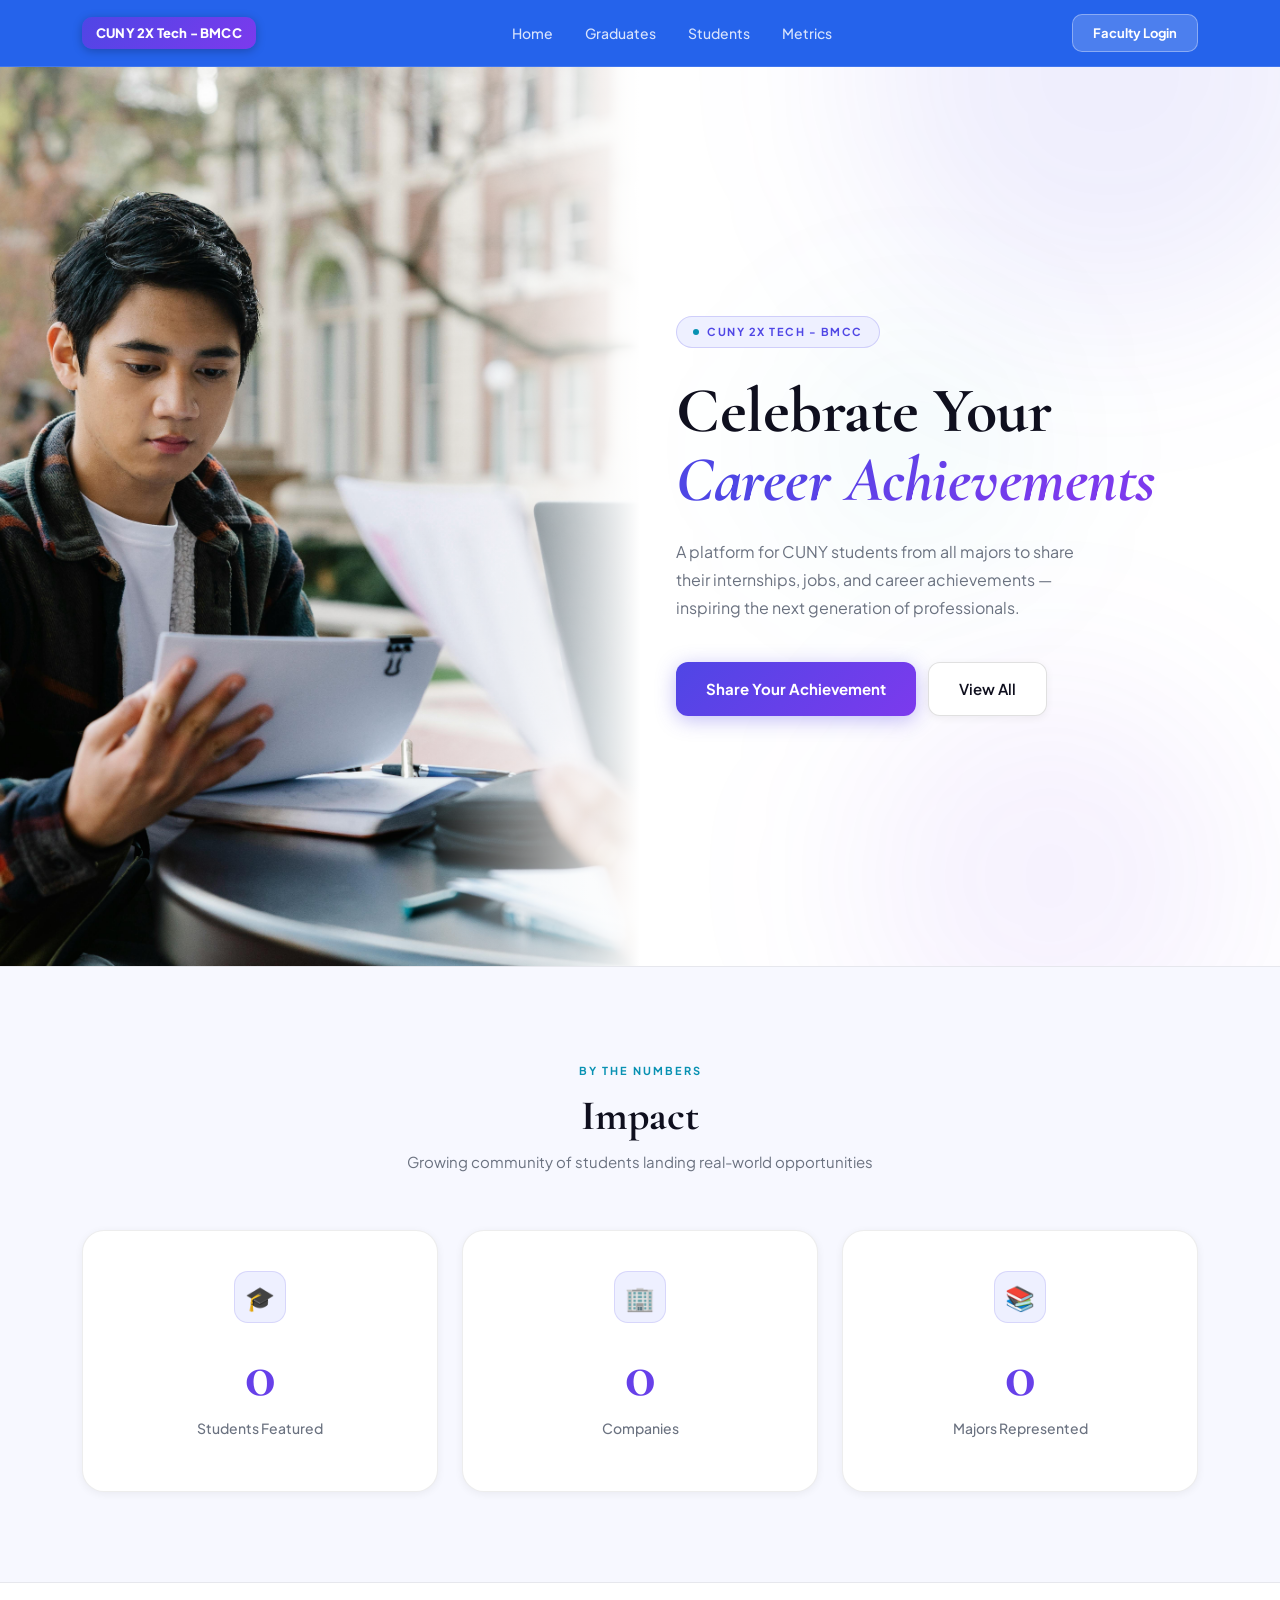
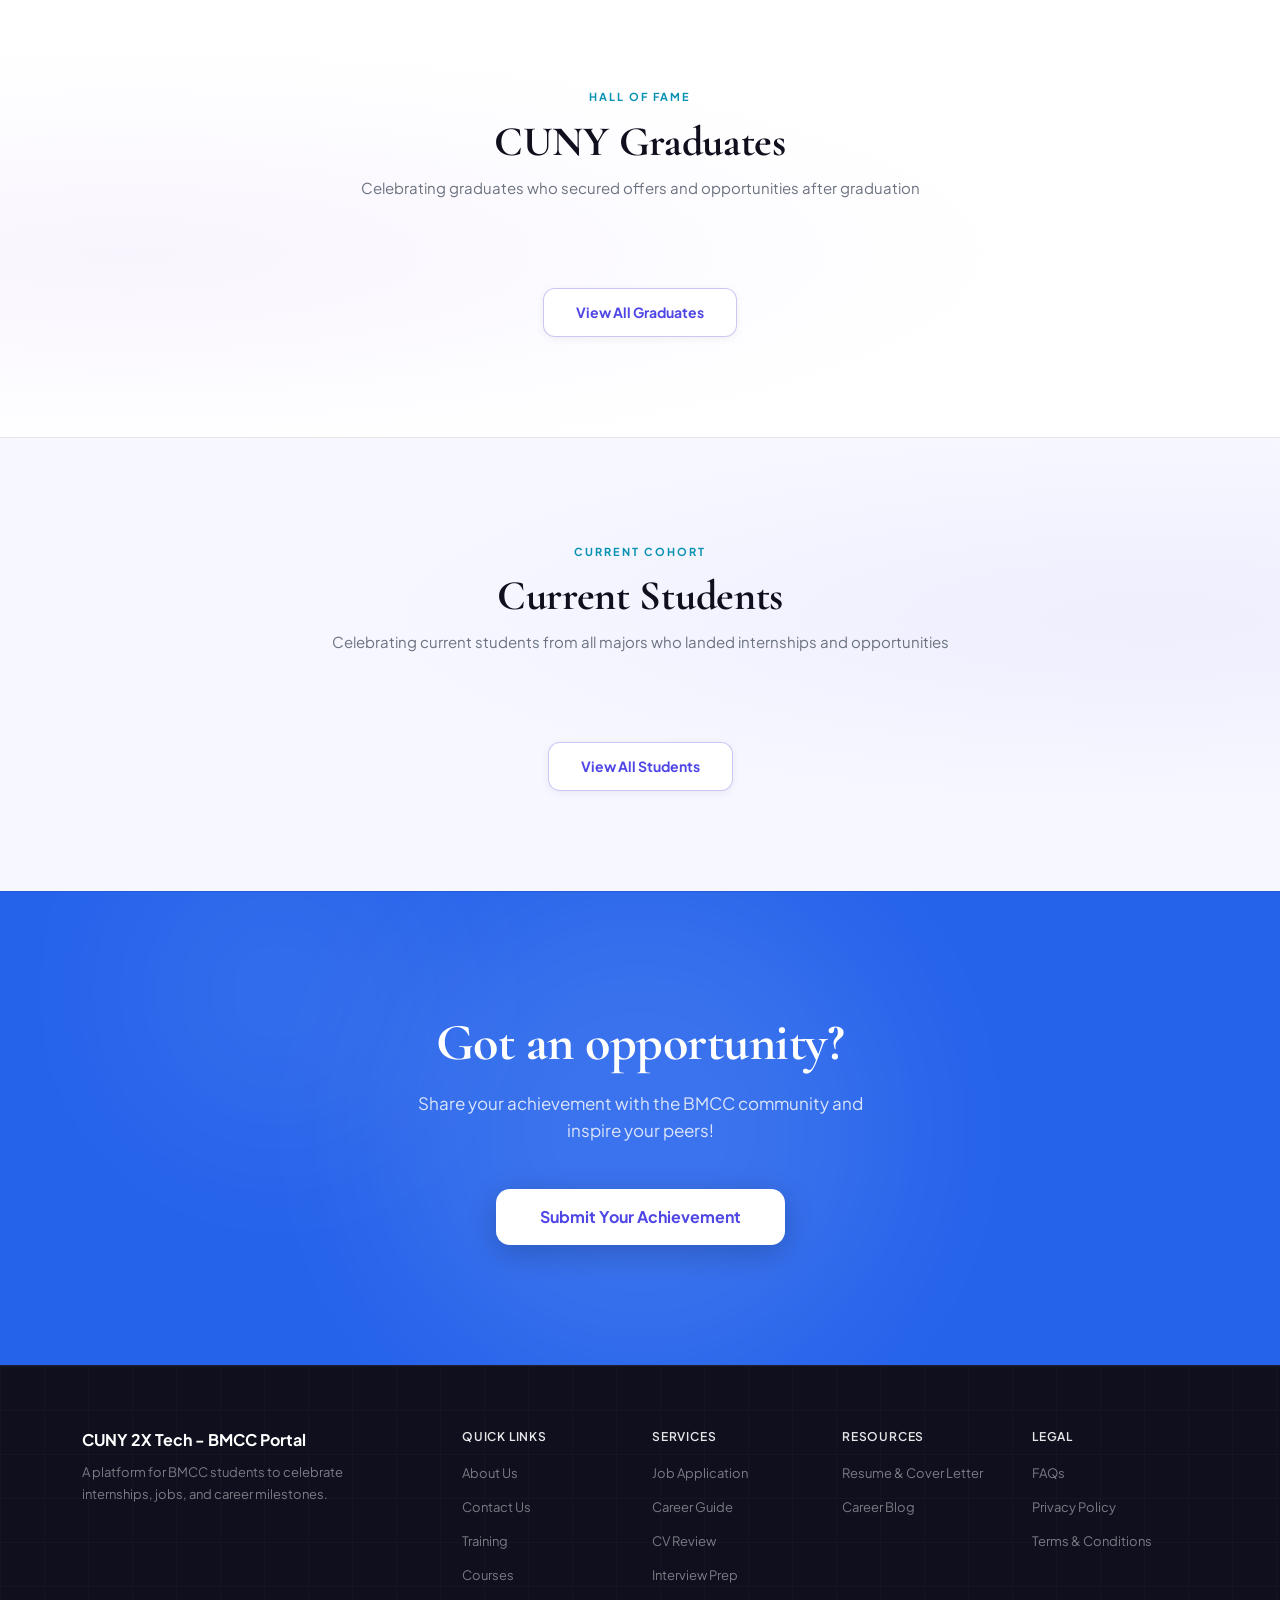
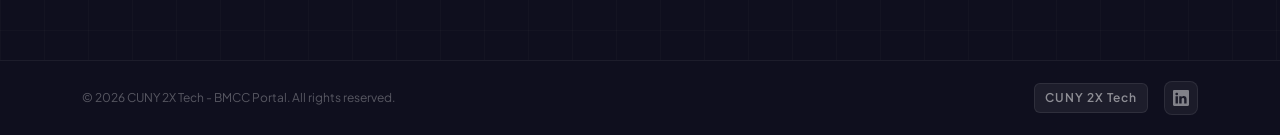
<file: index.html>
<!DOCTYPE html>
<html lang="en">
<head>
  <meta charset="UTF-8">
  <meta name="viewport" content="width=device-width, initial-scale=1.0">
  <title>CUNY 2X Tech - BMCC — Achievement Portal</title>

  <!-- Google Fonts -->
  <link rel="preconnect" href="https://fonts.googleapis.com">
  <link rel="preconnect" href="https://fonts.gstatic.com" crossorigin>
  <link href="https://fonts.googleapis.com/css2?family=Cormorant+Garamond:ital,wght@0,400;0,600;0,700;1,400;1,600&family=Plus+Jakarta+Sans:wght@400;500;600;700;800&display=swap" rel="stylesheet">

  <!-- Bootstrap -->
  <link href="https://cdn.jsdelivr.net/npm/bootstrap@5.3.8/dist/css/bootstrap.min.css" rel="stylesheet"
    integrity="sha384-sRIl4kxILFvY47J16cr9ZwB07vP4J8+LH7qKQnuqkuIAvNWLzeN8tE5YBujZqJLB" crossorigin="anonymous">

  <link rel="stylesheet" href="style.css">
</head>
<body>

  <!-- NAVBAR -->
  <nav class="navbar navbar-expand-lg" id="mainNavbar">
    <div class="container">
      <a class="navbar-brand" href="#home">
        <span class="brand-name">CUNY 2X Tech - BMCC</span>
      </a>
      <button class="navbar-toggler" type="button" data-bs-toggle="collapse"
        data-bs-target="#navbarNav" aria-controls="navbarNav"
        aria-expanded="false" aria-label="Toggle navigation">
        <span class="navbar-toggler-icon"></span>
      </button>
      <div class="collapse navbar-collapse" id="navbarNav">
        <ul class="navbar-nav mx-auto">
          <li class="nav-item"><a class="nav-link" href="#home">Home</a></li>
          <li class="nav-item"><a class="nav-link" href="#graduates">Graduates</a></li>
          <li class="nav-item"><a class="nav-link" href="#students">Students</a></li>
          <li class="nav-item"><a class="nav-link" href="#metrics">Metrics</a></li>
        </ul>
        <a href="login.html" class="btn-faculty-login">Faculty Login</a>
      </div>
    </div>
  </nav>

  <!-- HERO SECTION -->
  <section id="home" class="hero-section">
    <div class="hero-orbs" aria-hidden="true">
      <div class="orb orb-1"></div>
      <div class="orb orb-2"></div>
      <div class="orb orb-3"></div>
    </div>
    <div class="container-fluid px-0">
      <div class="row g-0" style="min-height: 100vh;">
        <div class="col-md-6 hero-left"></div>
        <div class="col-md-6 hero-right">
          <div class="hero-content">
            <div class="hero-eyebrow">
              <span class="eyebrow-dot"></span>
              CUNY 2X Tech - BMCC
            </div>
            <h1 class="hero-title">
              Celebrate Your<br><span class="hero-title-bold">Career Achievements</span>
            </h1>
            <p class="hero-description">
              A platform for CUNY students from all majors to share
              their internships, jobs, and career achievements —
              inspiring the next generation of professionals.
            </p>
            <div class="hero-actions">
              <a href="submit.html" class="btn-hero-primary">Share Your Achievement</a>
              <a href="students.html" class="btn-hero-secondary">View All</a>
            </div>
          </div>
        </div>
      </div>
    </div>
  </section>

  <!-- METRICS SECTION -->
  <section id="metrics">
    <div class="container">
      <div class="metrics-header reveal">
        <span class="section-eyebrow">By The Numbers</span>
        <h2 class="section-title">Impact</h2>
        <p class="section-sub">Growing community of students landing real-world opportunities</p>
      </div>
      <div class="row text-center g-4">
        <div class="col-md-4 reveal delay-1">
          <div class="metrics-card">
            <div class="metric-icon">🎓</div>
            <span class="metric-number" data-target="7">0</span>
            <p class="metric-label">Students Featured</p>
          </div>
        </div>
        <div class="col-md-4 reveal delay-2">
          <div class="metrics-card">
            <div class="metric-icon">🏢</div>
            <span class="metric-number" data-target="7">0</span>
            <p class="metric-label">Companies</p>
          </div>
        </div>
        <div class="col-md-4 reveal delay-3">
          <div class="metrics-card">
            <div class="metric-icon">📚</div>
            <span class="metric-number" data-target="4">0</span>
            <p class="metric-label">Majors Represented</p>
          </div>
        </div>
      </div>
    </div>
  </section>

  <!-- GRADUATES SECTION -->
  <section id="graduates">
    <div class="container">
      <div class="section-header reveal">
        <span class="section-eyebrow">Hall of Fame</span>
        <h2 class="section-title">CUNY Graduates</h2>
        <p class="section-sub">Celebrating graduates who secured offers and opportunities after graduation</p>
      </div>

      <!-- Cards loaded dynamically -->
      <div class="row g-4" id="graduatesGrid"></div>

      <!-- View All -->
      <div class="text-center mt-5 reveal">
        <a href="students.html" class="btn-view-all">View All Graduates</a>
      </div>
    </div>
  </section>

  <!-- STUDENTS SECTION -->
  <section id="students">
    <div class="container">
      <div class="section-header reveal">
        <span class="section-eyebrow">Current Cohort</span>
        <h2 class="section-title">Current Students</h2>
        <p class="section-sub">Celebrating current students from all majors who landed internships and opportunities</p>
      </div>

      <!-- Cards loaded dynamically -->
      <div class="row g-4" id="studentsGrid"></div>

      <!-- View All -->
      <div class="text-center mt-5 reveal">
        <a href="students.html" class="btn-view-all">View All Students</a>
      </div>
    </div>
  </section>

  <!-- CTA SECTION -->
  <section id="cta">
    <div class="cta-bg-orb cta-bg-orb-1" aria-hidden="true"></div>
    <div class="cta-bg-orb cta-bg-orb-2" aria-hidden="true"></div>
    <div class="cta-inner reveal">
      <div class="container">
        <h2 class="cta-title">Got an opportunity?</h2>
        <p class="cta-subtitle">Share your achievement with the BMCC community and inspire your peers!</p>
        <a href="submit.html" class="btn cta-btn">Submit Your Achievement</a>
      </div>
    </div>
  </section>

  <!-- FOOTER -->
  <footer>
    <div class="footer-main">
      <div class="container">
        <div class="row">
          <div class="col-lg-3 col-md-6 mb-4">
            <h5 class="footer-brand">CUNY 2X Tech - BMCC Portal</h5>
            <p class="footer-desc">A platform for BMCC students to celebrate internships, jobs, and career milestones.</p>
          </div>
          <div class="col-lg-2 col-md-6 mb-4 offset-lg-1">
            <h6 class="footer-heading">Quick Links</h6>
            <ul class="footer-links">
              <li><a href="#">About Us</a></li>
              <li><a href="#">Contact Us</a></li>
              <li><a href="#">Training</a></li>
              <li><a href="#">Courses</a></li>
            </ul>
          </div>
          <div class="col-lg-2 col-md-6 mb-4">
            <h6 class="footer-heading">Services</h6>
            <ul class="footer-links">
              <li><a href="#">Job Application</a></li>
              <li><a href="#">Career Guide</a></li>
              <li><a href="#">CV Review</a></li>
              <li><a href="#">Interview Prep</a></li>
            </ul>
          </div>
          <div class="col-lg-2 col-md-6 mb-4">
            <h6 class="footer-heading">Resources</h6>
            <ul class="footer-links">
              <li><a href="#">Resume &amp; Cover Letter</a></li>
              <li><a href="#">Career Blog</a></li>
            </ul>
          </div>
          <div class="col-lg-2 col-md-6 mb-4">
            <h6 class="footer-heading">Legal</h6>
            <ul class="footer-links">
              <li><a href="#">FAQs</a></li>
              <li><a href="#">Privacy Policy</a></li>
              <li><a href="#">Terms &amp; Conditions</a></li>
            </ul>
          </div>
        </div>
      </div>
    </div>
    <div class="footer-bottom">
      <div class="container d-flex justify-content-between align-items-center">
        <p class="footer-copy mb-0">© 2026 CUNY 2X Tech - BMCC Portal. All rights reserved.</p>
        <div class="d-flex align-items-center gap-3">
          <span class="cuny-logo">CUNY 2X Tech</span>
          <a href="#" class="social-icon" aria-label="LinkedIn">
            <svg xmlns="http://www.w3.org/2000/svg" width="16" height="16" fill="currentColor" viewBox="0 0 16 16">
              <path d="M0 1.146C0 .513.526 0 1.175 0h13.65C15.474 0 16 .513 16 1.146v13.708c0 .633-.526 1.146-1.175 1.146H1.175C.526 16 0 15.633 0 14.854zm4.943 12.248V6.169H2.542v7.225zm-1.2-8.212c.837 0 1.358-.554 1.358-1.248-.015-.709-.52-1.248-1.342-1.248S2.4 3.226 2.4 3.934c0 .694.521 1.248 1.327 1.248zm4.908 8.212V9.359c0-.216.016-.432.08-.586.173-.431.568-.878 1.232-.878.869 0 1.216.662 1.216 1.634v3.865h2.401V9.25c0-2.22-1.184-3.252-2.764-3.252-1.274 0-1.845.7-2.165 1.193v.025h-.016l.016-.025V6.169h-2.4c.03.678 0 7.225 0 7.225z"/>
            </svg>
          </a>
        </div>
      </div>
    </div>
  </footer>

  <script src="https://cdn.jsdelivr.net/npm/bootstrap@5.3.8/dist/js/bootstrap.bundle.min.js"
    integrity="sha384-FKyoEForCGlyvwx9Hj09JcYn3nv7wiPVlz7YYwJrWVcXK/BmnVDxM+D2scQbITxI"
    crossorigin="anonymous"></script>
  <script src="app.js"></script>

</body>
</html>
</file>
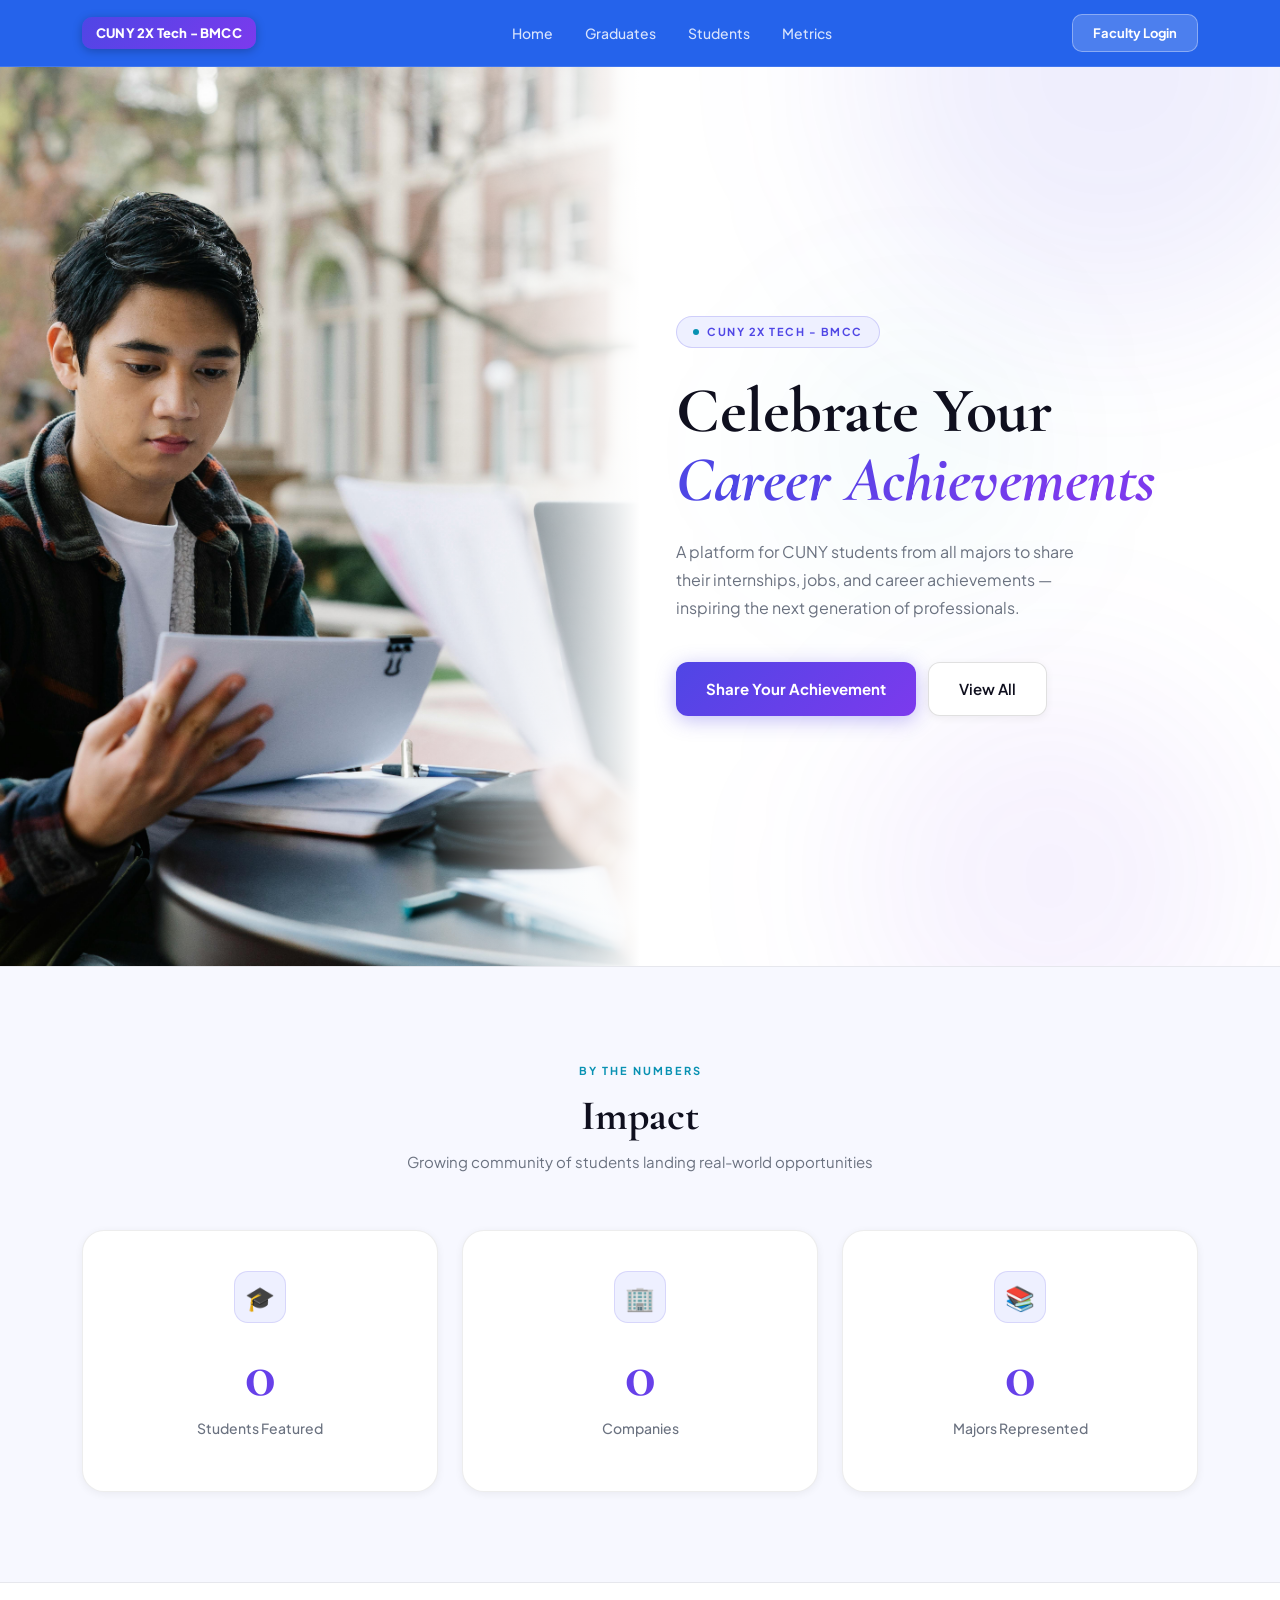
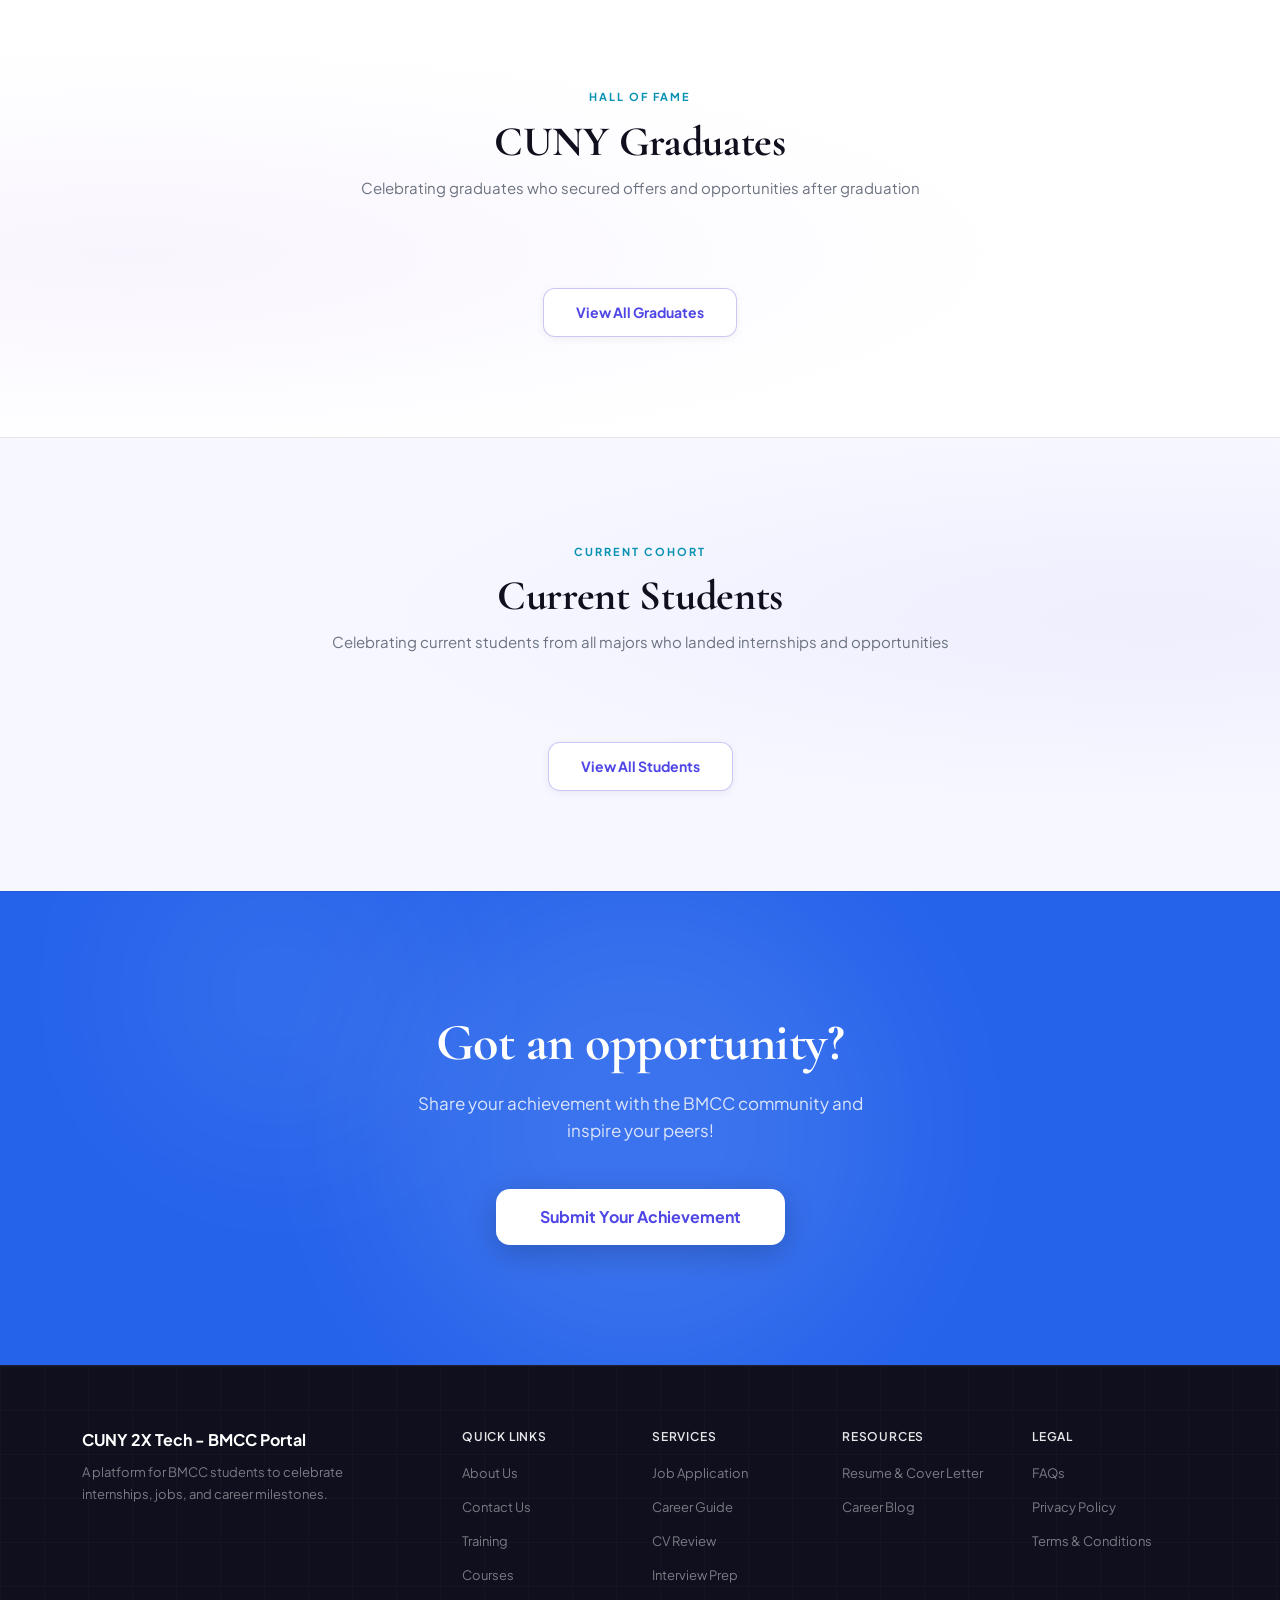
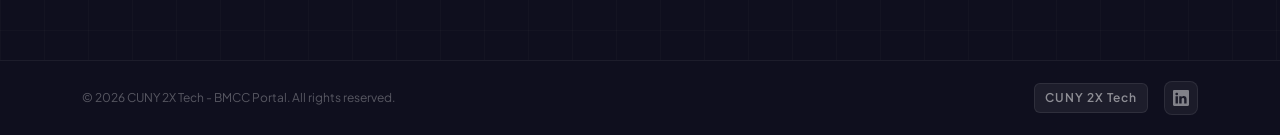
<file: frontend/index.html>
<!DOCTYPE html>
<html lang="en">
<head>
  <meta charset="UTF-8">
  <meta name="viewport" content="width=device-width, initial-scale=1.0">
  <link rel="icon" type="image/png" href="assets/icons/achievement-portal-icon.png">
  <title>CUNY 2X Tech - BMCC — Achievement Portal</title>

  <!-- Google Fonts -->
  <link rel="preconnect" href="https://fonts.googleapis.com">
  <link rel="preconnect" href="https://fonts.gstatic.com" crossorigin>
  <link href="https://fonts.googleapis.com/css2?family=Cormorant+Garamond:ital,wght@0,400;0,600;0,700;1,400;1,600&family=Plus+Jakarta+Sans:wght@400;500;600;700;800&display=swap" rel="stylesheet">

  <!-- Bootstrap -->
  <link href="https://cdn.jsdelivr.net/npm/bootstrap@5.3.8/dist/css/bootstrap.min.css" rel="stylesheet"
    integrity="sha384-sRIl4kxILFvY47J16cr9ZwB07vP4J8+LH7qKQnuqkuIAvNWLzeN8tE5YBujZqJLB" crossorigin="anonymous">

  <link rel="stylesheet" href="style.css">
</head>
<body>

  <!-- NAVBAR -->
  <nav class="navbar navbar-expand-lg" id="mainNavbar">
    <div class="container">
      <a class="navbar-brand" href="#home">
        <span class="brand-name">CUNY 2X Tech - BMCC</span>
      </a>
      <button class="navbar-toggler" type="button" data-bs-toggle="collapse"
        data-bs-target="#navbarNav" aria-controls="navbarNav"
        aria-expanded="false" aria-label="Toggle navigation">
        <span class="navbar-toggler-icon"></span>
      </button>
      <div class="collapse navbar-collapse" id="navbarNav">
        <ul class="navbar-nav mx-auto">
          <li class="nav-item"><a class="nav-link" href="#home">Home</a></li>
          <li class="nav-item"><a class="nav-link" href="#graduates">Graduates</a></li>
          <li class="nav-item"><a class="nav-link" href="#students">Students</a></li>
          <li class="nav-item"><a class="nav-link" href="#metrics">Metrics</a></li>
        </ul>
        <a href="login.html" class="btn-faculty-login">Faculty Login</a>
      </div>
    </div>
  </nav>

  <!-- HERO SECTION -->
  <section id="home" class="hero-section">
    <div class="hero-orbs" aria-hidden="true">
      <div class="orb orb-1"></div>
      <div class="orb orb-2"></div>
      <div class="orb orb-3"></div>
    </div>
    <div class="container-fluid px-0">
      <div class="row g-0" style="min-height: 100vh;">
        <div class="col-md-6 hero-left"></div>
        <div class="col-md-6 hero-right">
          <div class="hero-content">
            <div class="hero-eyebrow">
              <span class="eyebrow-dot"></span>
              CUNY 2X Tech - BMCC
            </div>
            <h1 class="hero-title">
              Celebrate Your<br><span class="hero-title-bold">Career Achievements</span>
            </h1>
            <p class="hero-description">
              A platform for CUNY students from all majors to share
              their internships, jobs, and career achievements —
              inspiring the next generation of professionals.
            </p>
            <div class="hero-actions">
              <a href="submit.html" class="btn-hero-primary">Share Your Achievement</a>
              <a href="students.html" class="btn-hero-secondary">View All</a>
            </div>
          </div>
        </div>
      </div>
    </div>
  </section>

  <!-- METRICS SECTION -->
  <section id="metrics">
    <div class="container">
      <div class="metrics-header reveal">
        <span class="section-eyebrow">By The Numbers</span>
        <h2 class="section-title">Impact</h2>
        <p class="section-sub">Growing community of students landing real-world opportunities</p>
      </div>
      <div class="row text-center g-4">
        <div class="col-md-4 reveal delay-1">
          <div class="metrics-card">
            <div class="metric-icon">🎓</div>
            <span class="metric-number" data-target="7">0</span>
            <p class="metric-label">Students Featured</p>
          </div>
        </div>
        <div class="col-md-4 reveal delay-2">
          <div class="metrics-card">
            <div class="metric-icon">🏢</div>
            <span class="metric-number" data-target="7">0</span>
            <p class="metric-label">Companies</p>
          </div>
        </div>
        <div class="col-md-4 reveal delay-3">
          <div class="metrics-card">
            <div class="metric-icon">📚</div>
            <span class="metric-number" data-target="4">0</span>
            <p class="metric-label">Majors Represented</p>
          </div>
        </div>
      </div>
    </div>
  </section>

  <!-- GRADUATES SECTION -->
  <section id="graduates">
    <div class="container">
      <div class="section-header reveal">
        <span class="section-eyebrow">Hall of Fame</span>
        <h2 class="section-title">CUNY Graduates</h2>
        <p class="section-sub">Celebrating graduates who secured offers and opportunities after graduation</p>
      </div>

      <!-- Cards loaded dynamically -->
      <div class="row g-4" id="graduatesGrid"></div>

      <!-- View All -->
      <div class="text-center mt-5 reveal">
        <a href="students.html" class="btn-view-all">View All Graduates</a>
      </div>
    </div>
  </section>

  <!-- STUDENTS SECTION -->
  <section id="students">
    <div class="container">
      <div class="section-header reveal">
        <span class="section-eyebrow">Current Cohort</span>
        <h2 class="section-title">Current Students</h2>
        <p class="section-sub">Celebrating current students from all majors who landed internships and opportunities</p>
      </div>

      <!-- Cards loaded dynamically -->
      <div class="row g-4" id="studentsGrid"></div>

      <!-- View All -->
      <div class="text-center mt-5 reveal">
        <a href="students.html" class="btn-view-all">View All Students</a>
      </div>
    </div>
  </section>

  <!-- CTA SECTION -->
  <section id="cta">
    <div class="cta-bg-orb cta-bg-orb-1" aria-hidden="true"></div>
    <div class="cta-bg-orb cta-bg-orb-2" aria-hidden="true"></div>
    <div class="cta-inner reveal">
      <div class="container">
        <h2 class="cta-title">Got an opportunity?</h2>
        <p class="cta-subtitle">Share your achievement with the BMCC community and inspire your peers!</p>
        <a href="submit.html" class="btn cta-btn">Submit Your Achievement</a>
      </div>
    </div>
  </section>

  <!-- FOOTER -->
  <footer>
    <div class="footer-main">
      <div class="container">
        <div class="row">
          <div class="col-lg-3 col-md-6 mb-4">
            <h5 class="footer-brand">CUNY 2X Tech - BMCC Portal</h5>
            <p class="footer-desc">A platform for BMCC students to celebrate internships, jobs, and career milestones.</p>
          </div>
          <div class="col-lg-2 col-md-6 mb-4 offset-lg-1">
            <h6 class="footer-heading">Quick Links</h6>
            <ul class="footer-links">
              <li><a href="#">About Us</a></li>
              <li><a href="#">Contact Us</a></li>
              <li><a href="#">Training</a></li>
              <li><a href="#">Courses</a></li>
            </ul>
          </div>
          <div class="col-lg-2 col-md-6 mb-4">
            <h6 class="footer-heading">Services</h6>
            <ul class="footer-links">
              <li><a href="#">Job Application</a></li>
              <li><a href="#">Career Guide</a></li>
              <li><a href="#">CV Review</a></li>
              <li><a href="#">Interview Prep</a></li>
            </ul>
          </div>
          <div class="col-lg-2 col-md-6 mb-4">
            <h6 class="footer-heading">Resources</h6>
            <ul class="footer-links">
              <li><a href="#">Resume &amp; Cover Letter</a></li>
              <li><a href="#">Career Blog</a></li>
            </ul>
          </div>
          <div class="col-lg-2 col-md-6 mb-4">
            <h6 class="footer-heading">Legal</h6>
            <ul class="footer-links">
              <li><a href="#">FAQs</a></li>
              <li><a href="#">Privacy Policy</a></li>
              <li><a href="#">Terms &amp; Conditions</a></li>
            </ul>
          </div>
        </div>
      </div>
    </div>
    <div class="footer-bottom">
      <div class="container d-flex justify-content-between align-items-center">
        <p class="footer-copy mb-0">© 2026 CUNY 2X Tech - BMCC Portal. All rights reserved.</p>
        <div class="d-flex align-items-center gap-3">
          <span class="cuny-logo">CUNY 2X Tech</span>
          <a href="#" class="social-icon" aria-label="LinkedIn">
            <svg xmlns="http://www.w3.org/2000/svg" width="16" height="16" fill="currentColor" viewBox="0 0 16 16">
              <path d="M0 1.146C0 .513.526 0 1.175 0h13.65C15.474 0 16 .513 16 1.146v13.708c0 .633-.526 1.146-1.175 1.146H1.175C.526 16 0 15.633 0 14.854zm4.943 12.248V6.169H2.542v7.225zm-1.2-8.212c.837 0 1.358-.554 1.358-1.248-.015-.709-.52-1.248-1.342-1.248S2.4 3.226 2.4 3.934c0 .694.521 1.248 1.327 1.248zm4.908 8.212V9.359c0-.216.016-.432.08-.586.173-.431.568-.878 1.232-.878.869 0 1.216.662 1.216 1.634v3.865h2.401V9.25c0-2.22-1.184-3.252-2.764-3.252-1.274 0-1.845.7-2.165 1.193v.025h-.016l.016-.025V6.169h-2.4c.03.678 0 7.225 0 7.225z"/>
            </svg>
          </a>
        </div>
      </div>
    </div>
  </footer>

  <script src="https://cdn.jsdelivr.net/npm/bootstrap@5.3.8/dist/js/bootstrap.bundle.min.js"
    integrity="sha384-FKyoEForCGlyvwx9Hj09JcYn3nv7wiPVlz7YYwJrWVcXK/BmnVDxM+D2scQbITxI"
    crossorigin="anonymous"></script>
  <script src="app.js"></script>

</body>
</html>
</file>
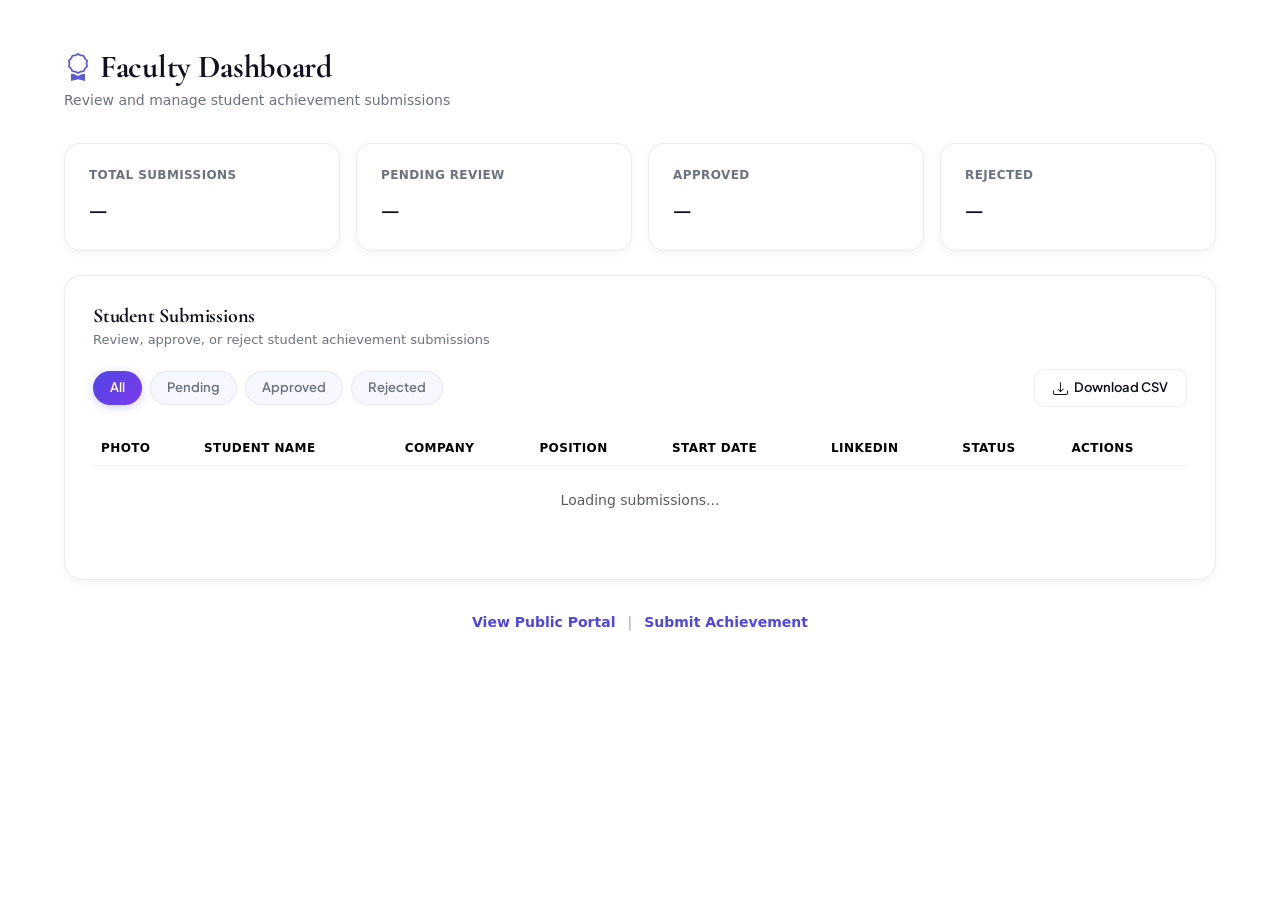
<file: dashboard.html>
<!DOCTYPE html>
<html lang="en">
<head>
  <meta charset="UTF-8">
  <meta name="viewport" content="width=device-width, initial-scale=1.0">
  <title>Faculty Dashboard — CUNY 2X Tech - BMCC</title>

  <!-- Google Fonts -->
  <link rel="preconnect" href="https://fonts.googleapis.com">
  <link rel="preconnect" href="https://fonts.gstatic.com" crossorigin>
  <link href="https://fonts.googleapis.com/css2?family=Cormorant+Garamond:wght@400;600;700&family=Plus+Jakarta+Sans:wght@400;500;600;700;800&display=swap" rel="stylesheet">

  <link rel="stylesheet" href="dashboard.css">
  <link href="https://cdn.jsdelivr.net/npm/bootstrap@5.3.0/dist/css/bootstrap.min.css" rel="stylesheet">
</head>
<body>

  <div class="dashboard-wrapper">

    <!-- Header -->
    <div class="dashboard-header">
      <div class="d-flex align-items-center gap-2 mb-1">
        <svg xmlns="http://www.w3.org/2000/svg" width="28" height="28" fill="#5b5bd6" viewBox="0 0 16 16">
          <path d="M9.669.864 8 0 6.331.864l-1.858.282-.842 1.68-1.337 1.32L2.6 6l-.306 1.854 1.337 1.32.842 1.68 1.858.282L8 12l1.669-.864 1.858-.282.842-1.68 1.337-1.32L13.4 6l.306-1.854-1.337-1.32-.842-1.68zm1.196 1.193.684 1.365 1.086 1.072L12.387 6l.248 1.506-1.086 1.072-.684 1.365-1.51.229L8 10.874l-1.355-.702-1.51-.229-.684-1.365-1.086-1.072L3.614 6l-.25-1.506 1.087-1.072.684-1.365 1.51-.229L8 1.126l1.356.702z"/>
          <path d="M4 11.794V16l4-1 4 1v-4.206l-2.018.306L8 13.126 6.018 12.1z"/>
        </svg>
        <h1 class="dashboard-title">Faculty Dashboard</h1>
      </div>
      <p class="dashboard-subtitle">Review and manage student achievement submissions</p>
    </div>

    <!-- Stats Cards -->
    <div class="row g-3 mb-4">
      <div class="col-md-3 col-6">
        <div class="stat-card">
          <p class="stat-label">Total Submissions</p>
          <div class="stat-number" id="totalCount">–</div>
        </div>
      </div>
      <div class="col-md-3 col-6">
        <div class="stat-card">
          <p class="stat-label">Pending Review</p>
          <div class="stat-number" id="pendingCount">–</div>
        </div>
      </div>
      <div class="col-md-3 col-6">
        <div class="stat-card">
          <p class="stat-label">Approved</p>
          <div class="stat-number" id="approvedCount">–</div>
        </div>
      </div>
      <div class="col-md-3 col-6">
        <div class="stat-card">
          <p class="stat-label">Rejected</p>
          <div class="stat-number" id="rejectedCount">–</div>
        </div>
      </div>
    </div>

    <!-- Submissions Table -->
    <div class="table-card">
      <h2 class="table-heading">Student Submissions</h2>
      <p class="table-subheading">Review, approve, or reject student achievement submissions</p>

      <!-- Filter Tabs + CSV -->
      <div class="d-flex justify-content-between align-items-center flex-wrap gap-3 mb-4">
        <div class="filter-tabs">
          <button class="filter-btn active" onclick="filterTable('all', this)">All</button>
          <button class="filter-btn" onclick="filterTable('pending', this)">Pending</button>
          <button class="filter-btn" onclick="filterTable('approved', this)">Approved</button>
          <button class="filter-btn" onclick="filterTable('rejected', this)">Rejected</button>
        </div>
        <button class="btn-csv" onclick="downloadCSV()">
          <svg xmlns="http://www.w3.org/2000/svg" width="15" height="15" fill="currentColor" viewBox="0 0 16 16">
            <path d="M.5 9.9a.5.5 0 0 1 .5.5v2.5a1 1 0 0 0 1 1h12a1 1 0 0 0 1-1v-2.5a.5.5 0 0 1 1 0v2.5a2 2 0 0 1-2 2H2a2 2 0 0 1-2-2v-2.5a.5.5 0 0 1 .5-.5"/>
            <path d="M7.646 11.854a.5.5 0 0 0 .708 0l3-3a.5.5 0 0 0-.708-.708L8.5 10.293V1.5a.5.5 0 0 0-1 0v8.793L5.354 8.146a.5.5 0 1 1-.708.708z"/>
          </svg>
          Download CSV
        </button>
      </div>

      <!-- Table -->
      <div class="table-responsive">
        <table class="table dash-table">
          <thead>
            <tr>
              <th>Photo</th>
              <th>Student Name</th>
              <th>Company</th>
              <th>Position</th>
              <th>Start Date</th>
              <th>LinkedIn</th>
              <th>Status</th>
              <th>Actions</th>
            </tr>
          </thead>
          <tbody>
            <!-- Loaded dynamically from Google Sheets via dashboard.js -->
            <tr>
              <td colspan="8" class="text-center text-muted py-4">Loading submissions...</td>
            </tr>
          </tbody>
        </table>
      </div>
    </div>

    <!-- Bottom Navigation -->
    <div class="bottom-nav">
      <a href="index.html" class="bottom-link">View Public Portal</a>
      <span class="bottom-divider">|</span>
      <a href="submit.html" class="bottom-link">Submit Achievement</a>
    </div>

  </div>

  <script src="https://cdn.jsdelivr.net/npm/bootstrap@5.3.0/dist/js/bootstrap.bundle.min.js"></script>
  <script src="dashboard.js"></script>

</body>
</html>
</file>
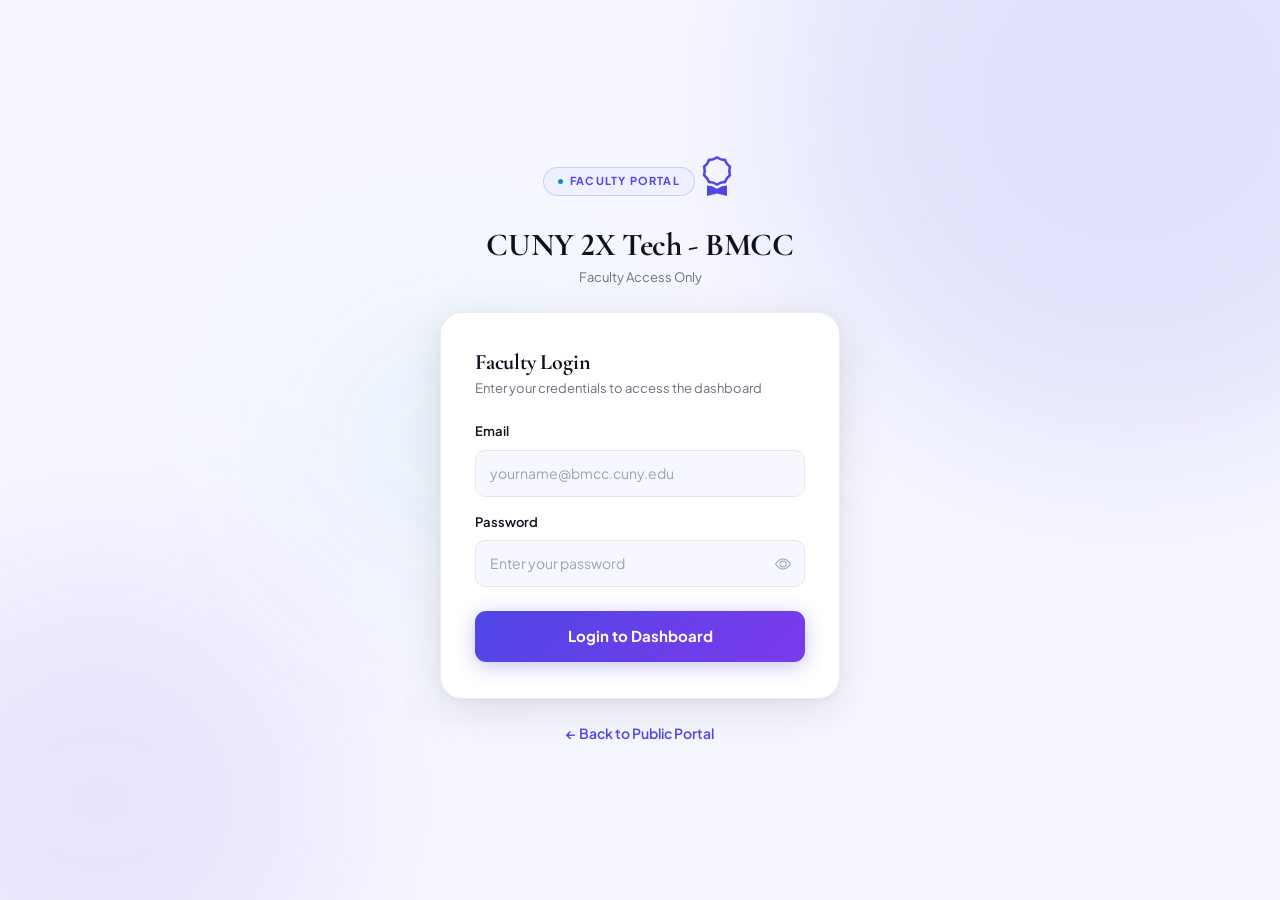
<file: login.html>
<!DOCTYPE html>
<html lang="en">
<head>
  <meta charset="UTF-8">
  <meta name="viewport" content="width=device-width, initial-scale=1.0">
  <title>Faculty Login — CUNY 2X Tech - BMCC</title>

  <!-- Google Fonts -->
  <link rel="preconnect" href="https://fonts.googleapis.com">
  <link rel="preconnect" href="https://fonts.gstatic.com" crossorigin>
  <link href="https://fonts.googleapis.com/css2?family=Cormorant+Garamond:ital,wght@0,400;0,600;0,700;1,400&family=Plus+Jakarta+Sans:wght@400;500;600;700;800&display=swap" rel="stylesheet">

  <link href="https://cdn.jsdelivr.net/npm/bootstrap@5.3.0/dist/css/bootstrap.min.css" rel="stylesheet">
  <link rel="stylesheet" href="login.css">
</head>
<body>

  <!-- Background orbs -->
  <div class="login-bg-orb login-bg-orb-1" aria-hidden="true"></div>
  <div class="login-bg-orb login-bg-orb-2" aria-hidden="true"></div>
  <div class="login-bg-orb login-bg-orb-3" aria-hidden="true"></div>

  <!-- Login Wrapper -->
  <div class="login-wrapper">

    <!-- Header -->
    <div class="text-center mb-4">
      <div class="login-eyebrow">
        <span class="login-dot"></span>
        Faculty Portal
      </div>
      <svg xmlns="http://www.w3.org/2000/svg" width="40" height="40" fill="#4F46E5" viewBox="0 0 16 16" class="mb-2">
        <path d="M9.669.864 8 0 6.331.864l-1.858.282-.842 1.68-1.337 1.32L2.6 6l-.306 1.854 1.337 1.32.842 1.68 1.858.282L8 12l1.669-.864 1.858-.282.842-1.68 1.337-1.32L13.4 6l.306-1.854-1.337-1.32-.842-1.68zm1.196 1.193.684 1.365 1.086 1.072L12.387 6l.248 1.506-1.086 1.072-.684 1.365-1.51.229L8 10.874l-1.355-.702-1.51-.229-.684-1.365-1.086-1.072L3.614 6l-.25-1.506 1.087-1.072.684-1.365 1.51-.229L8 1.126l1.356.702z"/>
        <path d="M4 11.794V16l4-1 4 1v-4.206l-2.018.306L8 13.126 6.018 12.1z"/>
      </svg>
      <h1 class="login-title">CUNY 2X Tech - BMCC</h1>
      <p class="login-subtitle">Faculty Access Only</p>
    </div>

    <!-- Login Card -->
    <div class="login-card">
      <h2 class="card-heading">Faculty Login</h2>
      <p class="card-subheading">Enter your credentials to access the dashboard</p>

      <!-- Error Message -->
      <div class="error-msg" id="errorMsg">
        Invalid email or password. Please try again.
      </div>

      <!-- Email -->
      <div class="mb-3">
        <label class="form-label-custom" for="emailInput">Email</label>
        <input type="email" class="form-input" id="emailInput"
          placeholder="yourname@bmcc.cuny.edu">
      </div>

      <!-- Password -->
      <div class="mb-4">
        <label class="form-label-custom" for="passwordInput">Password</label>
        <div class="password-wrapper">
          <input type="password" class="form-input" id="passwordInput"
            placeholder="Enter your password">
          <span class="password-toggle" onclick="togglePassword()">
            <svg id="eyeIcon" xmlns="http://www.w3.org/2000/svg" width="16" height="16" fill="currentColor" viewBox="0 0 16 16">
              <path d="M16 8s-3-5.5-8-5.5S0 8 0 8s3 5.5 8 5.5S16 8 16 8M1.173 8a13 13 0 0 1 1.66-2.043C4.12 4.668 5.88 3.5 8 3.5s3.879 1.168 5.168 2.457A13 13 0 0 1 14.828 8q-.086.13-.195.288c-.335.48-.83 1.12-1.465 1.755C11.879 11.332 10.119 12.5 8 12.5s-3.879-1.168-5.168-2.457A13 13 0 0 1 1.172 8z"/>
              <path d="M8 5.5a2.5 2.5 0 1 0 0 5 2.5 2.5 0 0 0 0-5M4.5 8a3.5 3.5 0 1 1 7 0 3.5 3.5 0 0 1-7 0"/>
            </svg>
          </span>
        </div>
      </div>

      <!-- Login Button -->
      <button class="btn-login" onclick="handleLogin()">
        Login to Dashboard
      </button>
    </div>

    <!-- Back to Portal -->
    <div class="text-center mt-4">
      <a href="index.html" class="back-link">← Back to Public Portal</a>
    </div>

  </div>

  <script src="https://cdn.jsdelivr.net/npm/bootstrap@5.3.0/dist/js/bootstrap.bundle.min.js"></script>
  <script src="login.js"></script>

</body>
</html>
</file>
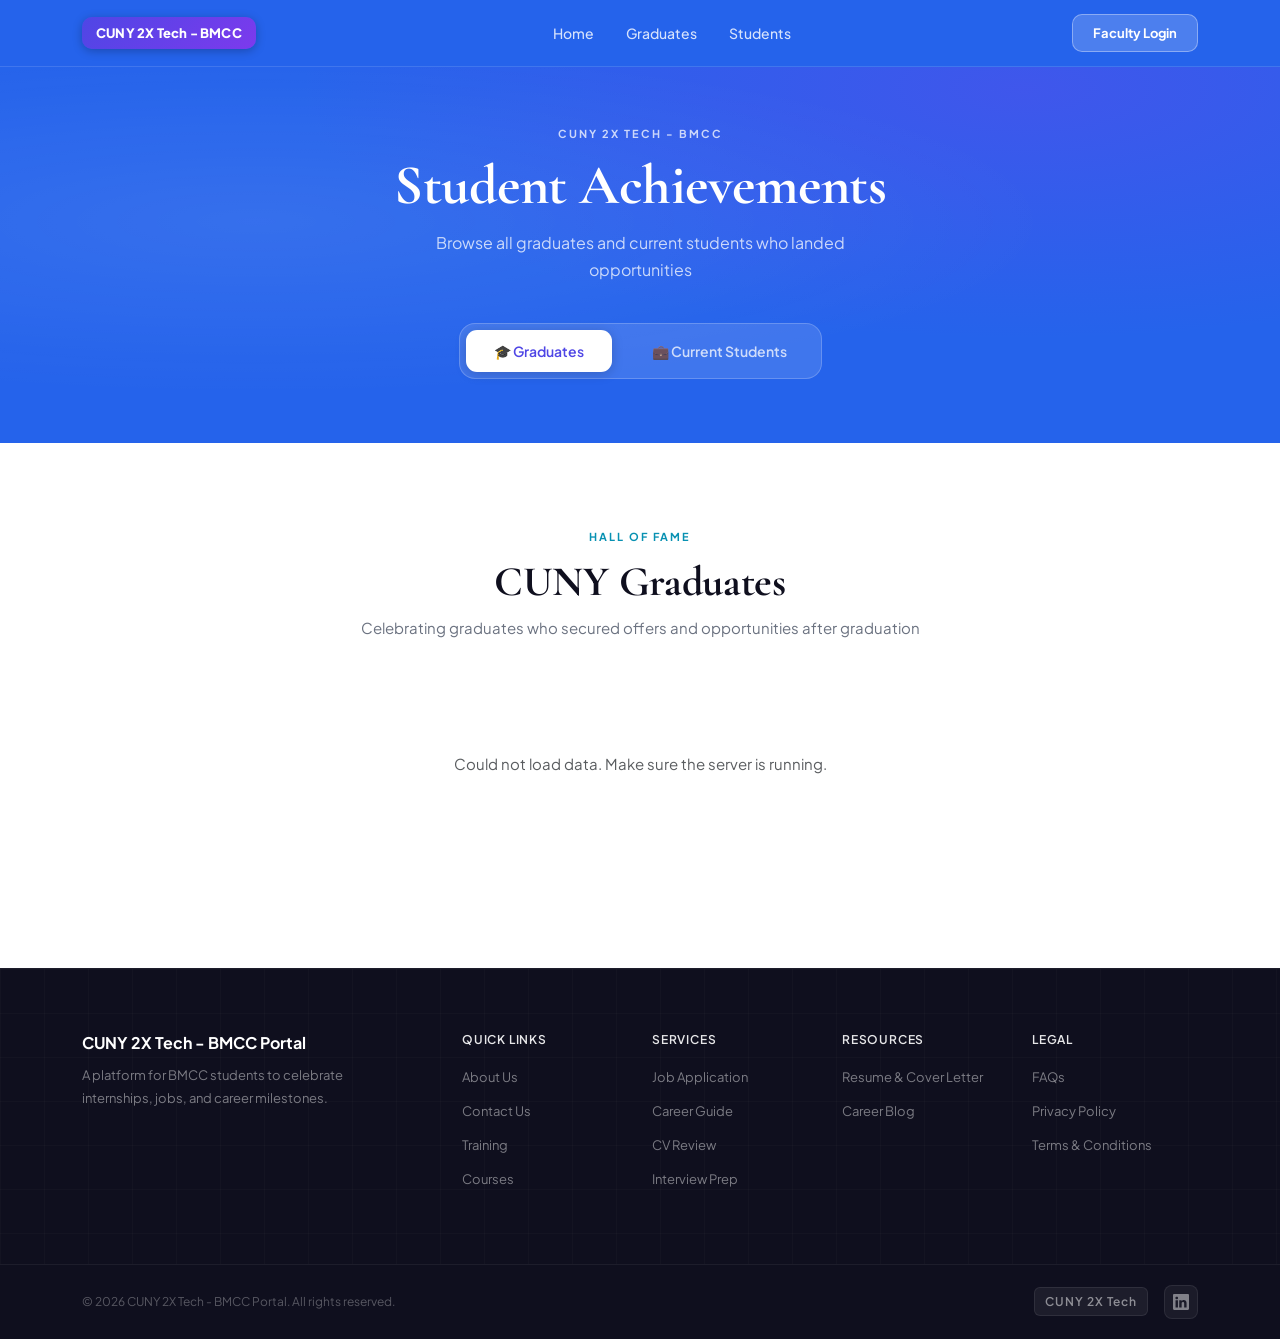
<file: students.html>
<!DOCTYPE html>
<html lang="en">
<head>
  <meta charset="UTF-8">
  <meta name="viewport" content="width=device-width, initial-scale=1.0">
  <title>All Students — CUNY 2X Tech - BMCC</title>

  <!-- Google Fonts -->
  <link rel="preconnect" href="https://fonts.googleapis.com">
  <link rel="preconnect" href="https://fonts.gstatic.com" crossorigin>
  <link href="https://fonts.googleapis.com/css2?family=Cormorant+Garamond:ital,wght@0,400;0,600;0,700;1,400;1,600&family=Plus+Jakarta+Sans:wght@400;500;600;700;800&display=swap" rel="stylesheet">

  <!-- Bootstrap -->
  <link href="https://cdn.jsdelivr.net/npm/bootstrap@5.3.8/dist/css/bootstrap.min.css" rel="stylesheet"
    integrity="sha384-sRIl4kxILFvY47J16cr9ZwB07vP4J8+LH7qKQnuqkuIAvNWLzeN8tE5YBujZqJLB" crossorigin="anonymous">

  <link rel="stylesheet" href="style.css">
</head>
<body>

  <!-- NAVBAR -->
  <nav class="navbar navbar-expand-lg" id="mainNavbar">
    <div class="container">
      <a class="navbar-brand" href="index.html">
        <span class="brand-name">CUNY 2X Tech - BMCC</span>
      </a>
      <button class="navbar-toggler" type="button" data-bs-toggle="collapse"
        data-bs-target="#navbarNav" aria-controls="navbarNav"
        aria-expanded="false" aria-label="Toggle navigation">
        <span class="navbar-toggler-icon"></span>
      </button>
      <div class="collapse navbar-collapse" id="navbarNav">
        <ul class="navbar-nav mx-auto">
          <li class="nav-item"><a class="nav-link" href="index.html">Home</a></li>
          <li class="nav-item"><a class="nav-link" href="#graduates-section">Graduates</a></li>
          <li class="nav-item"><a class="nav-link" href="#students-section">Students</a></li>
        </ul>
        <a href="login.html" class="btn-faculty-login">Faculty Login</a>
      </div>
    </div>
  </nav>

  <!-- PAGE HERO -->
  <div class="students-page-hero">
    <div class="container text-center">
      <span class="section-eyebrow">CUNY 2X Tech - BMCC</span>
      <h1 class="students-page-title">Student Achievements</h1>
      <p class="students-page-sub">Browse all graduates and current students who landed opportunities</p>

      <!-- TWO LARGE TOGGLE BUTTONS -->
      <div class="toggle-buttons">
        <button class="toggle-btn active" id="btn-graduates" onclick="showSection('graduates')">
          🎓 Graduates
        </button>
        <button class="toggle-btn" id="btn-students" onclick="showSection('students')">
          💼 Current Students
        </button>
      </div>
    </div>
  </div>

  <!-- GRADUATES SECTION -->
  <section id="graduates-section" class="all-section">
    <div class="container">
      <div class="section-header">
        <span class="section-eyebrow">Hall of Fame</span>
        <h2 class="section-title">CUNY Graduates</h2>
        <p class="section-sub">Celebrating graduates who secured offers and opportunities after graduation</p>
      </div>

      <!-- Cards Grid -->
      <div class="row g-4" id="allGraduatesGrid">
        <div class="col-12 text-center py-5">
          <p class="text-muted">Loading graduates...</p>
        </div>
      </div>

      <!-- Pagination -->
      <div class="pagination-wrapper" id="graduatesPagination"></div>
    </div>
  </section>

  <!-- STUDENTS SECTION -->
  <section id="students-section" class="all-section" style="display:none;">
    <div class="container">
      <div class="section-header">
        <span class="section-eyebrow">Current Cohort</span>
        <h2 class="section-title">Current Students</h2>
        <p class="section-sub">Celebrating current students from all majors who landed internships and opportunities</p>
      </div>

      <!-- Cards Grid -->
      <div class="row g-4" id="allStudentsGrid">
        <div class="col-12 text-center py-5">
          <p class="text-muted">Loading students...</p>
        </div>
      </div>

      <!-- Pagination -->
      <div class="pagination-wrapper" id="studentsPagination"></div>
    </div>
  </section>

  <!-- FOOTER -->
  <footer>
    <div class="footer-main">
      <div class="container">
        <div class="row">
          <div class="col-lg-3 col-md-6 mb-4">
            <h5 class="footer-brand">CUNY 2X Tech - BMCC Portal</h5>
            <p class="footer-desc">A platform for BMCC students to celebrate internships, jobs, and career milestones.</p>
          </div>
          <div class="col-lg-2 col-md-6 mb-4 offset-lg-1">
            <h6 class="footer-heading">Quick Links</h6>
            <ul class="footer-links">
              <li><a href="#">About Us</a></li>
              <li><a href="#">Contact Us</a></li>
              <li><a href="#">Training</a></li>
              <li><a href="#">Courses</a></li>
            </ul>
          </div>
          <div class="col-lg-2 col-md-6 mb-4">
            <h6 class="footer-heading">Services</h6>
            <ul class="footer-links">
              <li><a href="#">Job Application</a></li>
              <li><a href="#">Career Guide</a></li>
              <li><a href="#">CV Review</a></li>
              <li><a href="#">Interview Prep</a></li>
            </ul>
          </div>
          <div class="col-lg-2 col-md-6 mb-4">
            <h6 class="footer-heading">Resources</h6>
            <ul class="footer-links">
              <li><a href="#">Resume &amp; Cover Letter</a></li>
              <li><a href="#">Career Blog</a></li>
            </ul>
          </div>
          <div class="col-lg-2 col-md-6 mb-4">
            <h6 class="footer-heading">Legal</h6>
            <ul class="footer-links">
              <li><a href="#">FAQs</a></li>
              <li><a href="#">Privacy Policy</a></li>
              <li><a href="#">Terms &amp; Conditions</a></li>
            </ul>
          </div>
        </div>
      </div>
    </div>
    <div class="footer-bottom">
      <div class="container d-flex justify-content-between align-items-center">
        <p class="footer-copy mb-0">© 2026 CUNY 2X Tech - BMCC Portal. All rights reserved.</p>
        <div class="d-flex align-items-center gap-3">
          <span class="cuny-logo">CUNY 2X Tech</span>
          <a href="#" class="social-icon" aria-label="LinkedIn">
            <svg xmlns="http://www.w3.org/2000/svg" width="16" height="16" fill="currentColor" viewBox="0 0 16 16">
              <path d="M0 1.146C0 .513.526 0 1.175 0h13.65C15.474 0 16 .513 16 1.146v13.708c0 .633-.526 1.146-1.175 1.146H1.175C.526 16 0 15.633 0 14.854zm4.943 12.248V6.169H2.542v7.225zm-1.2-8.212c.837 0 1.358-.554 1.358-1.248-.015-.709-.52-1.248-1.342-1.248S2.4 3.226 2.4 3.934c0 .694.521 1.248 1.327 1.248zm4.908 8.212V9.359c0-.216.016-.432.08-.586.173-.431.568-.878 1.232-.878.869 0 1.216.662 1.216 1.634v3.865h2.401V9.25c0-2.22-1.184-3.252-2.764-3.252-1.274 0-1.845.7-2.165 1.193v.025h-.016l.016-.025V6.169h-2.4c.03.678 0 7.225 0 7.225z"/>
            </svg>
          </a>
        </div>
      </div>
    </div>
  </footer>

  <script src="https://cdn.jsdelivr.net/npm/bootstrap@5.3.8/dist/js/bootstrap.bundle.min.js"
    integrity="sha384-FKyoEForCGlyvwx9Hj09JcYn3nv7wiPVlz7YYwJrWVcXK/BmnVDxM+D2scQbITxI"
    crossorigin="anonymous"></script>

  <script>
    const API = 'http://127.0.0.1:5000';
    const PER_PAGE = 9;

    // All data stored here after first fetch
    let allGraduates = [];
    let allStudents  = [];

    // Current pages
    let gradPage    = 1;
    let studentPage = 1;

    // ============================================
    // TOGGLE SECTIONS
    // ============================================
    function showSection(which) {
      const gradSection     = document.getElementById('graduates-section');
      const studentSection  = document.getElementById('students-section');
      const btnGrad         = document.getElementById('btn-graduates');
      const btnStudent      = document.getElementById('btn-students');

      if (which === 'graduates') {
        gradSection.style.display    = 'block';
        studentSection.style.display = 'none';
        btnGrad.classList.add('active');
        btnStudent.classList.remove('active');
      } else {
        gradSection.style.display    = 'none';
        studentSection.style.display = 'block';
        btnStudent.classList.add('active');
        btnGrad.classList.remove('active');
      }

      window.scrollTo({ top: 0, behavior: 'smooth' });
    }

    // ============================================
    // BUILD CARD HTML
    // ============================================
    function buildStudentCard(student, isGraduate = false) {
      const name     = student['Name']             || 'Student';
      const company  = student['Company']          || '–';
      const position = student['Position']         || '–';
      const date     = student['Start Date']       || '–';
      const linkedin = student['LinkedIn']         || '#';
      const type     = student['Achievement Type'] || (isGraduate ? 'Full-Time Job' : 'Internship');

      const cardClass  = isGraduate ? 'graduate-card'       : 'student-card';
      const topClass   = isGraduate ? 'grad-card-top'       : 'card-top';
      const badgeClass = isGraduate ? 'badge-graduate'      : 'badge-student';
      const badgeText  = isGraduate ? '🎓 Graduate'         : '💼 Current Student';
      const boxClass   = isGraduate ? 'opportunity-box-grad': 'opportunity-box';
      const infoClass  = isGraduate ? 'card-info-grad'      : 'card-info-student';
      const iconColor  = isGraduate ? '#7c3aed'             : '#4444cc';
      const btnClass   = isGraduate ? 'btn-grad'            : 'btn btn-primary';
      const bgColor    = isGraduate ? '7c3aed'              : '4444cc';
      const avatar     = `https://ui-avatars.com/api/?name=${encodeURIComponent(name)}&background=${bgColor}&color=fff&size=130`;

      return `
        <div class="col-md-4">
          <div class="${cardClass}">
            <div class="${topClass}">
              <img src="${avatar}" alt="${name}" class="student-photo">
            </div>
            <div class="card-bottom">
              <h5 class="fw-bold">${name}</h5>
              <span class="${badgeClass}">${badgeText}</span>
              <div class="${boxClass} mt-3">
                <div class="d-flex align-items-center gap-2 mb-1">
                  <svg xmlns="http://www.w3.org/2000/svg" width="14" height="14" fill="${iconColor}" viewBox="0 0 16 16">
                    <path d="M9.669.864 8 0 6.331.864l-1.858.282-.842 1.68-1.337 1.32L2.6 6l-.306 1.854 1.337 1.32.842 1.68 1.858.282L8 12l1.669-.864 1.858-.282.842-1.68 1.337-1.32L13.4 6l.306-1.854-1.337-1.32-.842-1.68zm1.196 1.193.684 1.365 1.086 1.072L12.387 6l.248 1.506-1.086 1.072-.684 1.365-1.51.229L8 10.874l-1.355-.702-1.51-.229-.684-1.365-1.086-1.072L3.614 6l-.25-1.506 1.087-1.072.684-1.365 1.51-.229L8 1.126l1.356.702z"/>
                    <path d="M4 11.794V16l4-1 4 1v-4.206l-2.018.306L8 13.126 6.018 12.1z"/>
                  </svg>
                  <small style="font-size:11px;letter-spacing:0.5px;font-weight:700;color:${iconColor};">${type.toUpperCase()}</small>
                </div>
                <p class="fw-bold mb-0">${position}</p>
              </div>
              <div class="card-info-row ${infoClass} mt-3">
                <svg xmlns="http://www.w3.org/2000/svg" width="15" height="15" fill="${iconColor}" viewBox="0 0 16 16">
                  <path d="M14.763.075A.5.5 0 0 1 15 .5v15a.5.5 0 0 1-.5.5h-3a.5.5 0 0 1-.5-.5V14h-1v1.5a.5.5 0 0 1-.5.5h-9a.5.5 0 0 1-.5-.5V10a.5.5 0 0 1 .342-.474L6 7.64V4.5a.5.5 0 0 1 .276-.447l8-4a.5.5 0 0 1 .487.022M6 8.694 1 10.36V15h5zM7 15h2v-1.5a.5.5 0 0 1 .5-.5h2a.5.5 0 0 1 .5.5V15h2V1.309l-7 3.5z"/>
                </svg>
                <span>${company}</span>
              </div>
              <div class="card-info-row ${infoClass} mt-2 mb-3">
                <svg xmlns="http://www.w3.org/2000/svg" width="15" height="15" fill="${iconColor}" viewBox="0 0 16 16">
                  <path d="M3.5 0a.5.5 0 0 1 .5.5V1h8V.5a.5.5 0 0 1 1 0V1h1a2 2 0 0 1 2 2v11a2 2 0 0 1-2 2H2a2 2 0 0 1-2-2V3a2 2 0 0 1 2-2h1V.5a.5.5 0 0 1 .5-.5M1 4v10a1 1 0 0 0 1 1h12a1 1 0 0 0 1-1V4z"/>
                </svg>
                <span>${date}</span>
              </div>
              <a href="${linkedin}" target="_blank" class="${btnClass} w-100">Connect on LinkedIn</a>
            </div>
          </div>
        </div>`;
    }

    // ============================================
    // RENDER PAGE — graduates or students
    // ============================================
    function renderPage(data, page, gridId, paginationId, isGraduate) {
      const grid       = document.getElementById(gridId);
      const pagination = document.getElementById(paginationId);
      const totalPages = Math.ceil(data.length / PER_PAGE);
      const start      = (page - 1) * PER_PAGE;
      const slice      = data.slice(start, start + PER_PAGE);

      // Render cards
      grid.innerHTML = '';
      if (slice.length === 0) {
        grid.innerHTML = '<div class="col-12 text-center py-5"><p class="text-muted">No entries found.</p></div>';
        pagination.innerHTML = '';
        return;
      }
      slice.forEach(item => { grid.innerHTML += buildStudentCard(item, isGraduate); });

      // Render pagination
      if (totalPages <= 1) {
        pagination.innerHTML = '';
        return;
      }

      let pages = '';
      for (let i = 1; i <= totalPages; i++) {
        pages += `<button
          class="page-btn ${i === page ? 'active' : ''}"
          onclick="${isGraduate ? `goGradPage(${i})` : `goStudentPage(${i})`}">
          ${i}
        </button>`;
      }
      pagination.innerHTML = pages;
    }

    // ============================================
    // PAGINATION HANDLERS
    // ============================================
    function goGradPage(page) {
      gradPage = page;
      renderPage(allGraduates, gradPage, 'allGraduatesGrid', 'graduatesPagination', true);
      document.getElementById('graduates-section').scrollIntoView({ behavior: 'smooth' });
    }

    function goStudentPage(page) {
      studentPage = page;
      renderPage(allStudents, studentPage, 'allStudentsGrid', 'studentsPagination', false);
      document.getElementById('students-section').scrollIntoView({ behavior: 'smooth' });
    }

    // ============================================
    // FETCH ALL DATA
    // ============================================
    async function loadAll() {
      try {
        const [gradRes, studentRes] = await Promise.all([
          fetch(`${API}/graduates`),
          fetch(`${API}/approved`)
        ]);

        const gradData    = await gradRes.json();
        const studentData = await studentRes.json();

        allGraduates = gradData.success    ? gradData.graduates  : [];
        allStudents  = studentData.success ? studentData.students : [];

        renderPage(allGraduates, gradPage,    'allGraduatesGrid', 'graduatesPagination', true);
        renderPage(allStudents,  studentPage, 'allStudentsGrid',  'studentsPagination',  false);

      } catch (err) {
        console.error('Could not load data:', err);
        document.getElementById('allGraduatesGrid').innerHTML =
          '<div class="col-12 text-center py-5"><p class="text-muted">Could not load data. Make sure the server is running.</p></div>';
      }
    }

    // ============================================
    // INIT
    // ============================================
    document.addEventListener('DOMContentLoaded', loadAll);
  </script>

</body>
</html>
</file>
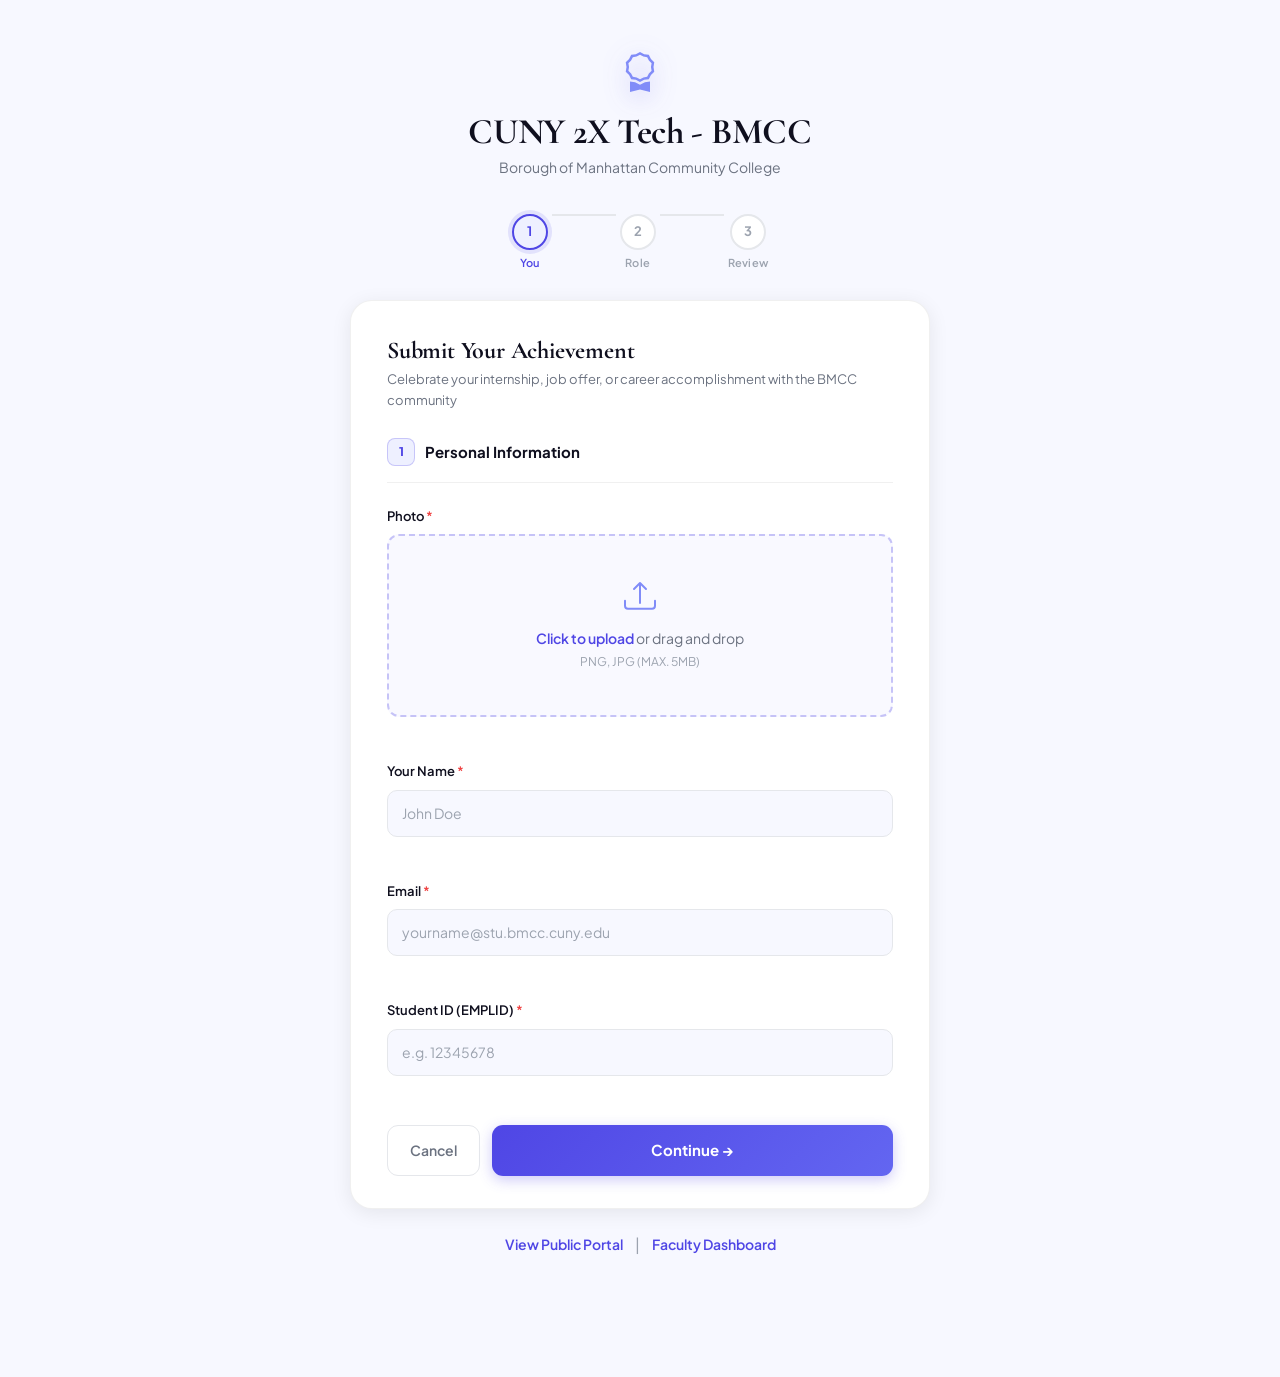
<file: submit.html>
<!DOCTYPE html>
<html lang="en">
<head>
  <meta charset="UTF-8">
  <meta name="viewport" content="width=device-width, initial-scale=1.0">
  <title>Submit Achievement — CUNY 2X Tech - BMCC</title>

  <!-- Google Fonts -->
  <link rel="preconnect" href="https://fonts.googleapis.com">
  <link rel="preconnect" href="https://fonts.gstatic.com" crossorigin>
  <link href="https://fonts.googleapis.com/css2?family=Cormorant+Garamond:ital,wght@0,400;0,600;0,700;1,400&family=Plus+Jakarta+Sans:wght@400;500;600;700;800&display=swap" rel="stylesheet">

  <link href="https://cdn.jsdelivr.net/npm/bootstrap@5.3.0/dist/css/bootstrap.min.css" rel="stylesheet">
  <link rel="stylesheet" href="submit.css">
</head>
<body>

  <!-- Page Header -->
  <div class="page-header">
    <svg xmlns="http://www.w3.org/2000/svg" width="40" height="40" fill="#818CF8" viewBox="0 0 16 16" class="mb-2">
      <path d="M9.669.864 8 0 6.331.864l-1.858.282-.842 1.68-1.337 1.32L2.6 6l-.306 1.854 1.337 1.32.842 1.68 1.858.282L8 12l1.669-.864 1.858-.282.842-1.68 1.337-1.32L13.4 6l.306-1.854-1.337-1.32-.842-1.68zm1.196 1.193.684 1.365 1.086 1.072L12.387 6l.248 1.506-1.086 1.072-.684 1.365-1.51.229L8 10.874l-1.355-.702-1.51-.229-.684-1.365-1.086-1.072L3.614 6l-.25-1.506 1.087-1.072.684-1.365 1.51-.229L8 1.126l1.356.702z"/>
      <path d="M4 11.794V16l4-1 4 1v-4.206l-2.018.306L8 13.126 6.018 12.1z"/>
    </svg>
    <h1 class="page-title">CUNY 2X Tech - BMCC</h1>
    <p class="page-subtitle">Borough of Manhattan Community College</p>
  </div>

  <!-- Form Wrapper -->
  <div class="form-wrapper">

    <!-- Progress Stepper -->
    <div class="stepper" id="stepper" aria-label="Form progress">
      <div class="step-item">
        <div class="step-item-inner">
          <div class="step-circle active" id="step-circle-1">1</div>
          <div class="step-label active" id="step-label-1">You</div>
        </div>
      </div>
      <div class="step-connector" id="connector-1"></div>
      <div class="step-item">
        <div class="step-item-inner">
          <div class="step-circle" id="step-circle-2">2</div>
          <div class="step-label" id="step-label-2">Role</div>
        </div>
      </div>
      <div class="step-connector" id="connector-2"></div>
      <div class="step-item">
        <div class="step-item-inner">
          <div class="step-circle" id="step-circle-3">3</div>
          <div class="step-label" id="step-label-3">Review</div>
        </div>
      </div>
    </div>

    <!-- Form Card -->
    <div class="form-card">

      <h2 class="form-heading">Submit Your Achievement</h2>
      <p class="form-subheading">Celebrate your internship, job offer, or career accomplishment with the BMCC community</p>

      <form id="achievementForm" novalidate>

        <!-- STEP 1: Personal Info -->
        <div class="form-step active" id="step-1">
          <div class="step-heading">
            <div class="step-number-badge">1</div>
            <span class="step-heading-text">Personal Information</span>
          </div>

          <!-- Photo Upload -->
          <div class="mb-4">
            <label class="form-label-custom">Photo <span class="required">*</span></label>
            <div class="upload-box" id="uploadBox">
              <input type="file" id="photoInput" accept=".png,.jpg,.jpeg" hidden>
              <svg xmlns="http://www.w3.org/2000/svg" width="32" height="32" fill="#818CF8" viewBox="0 0 16 16" class="mb-2">
                <path d="M.5 9.9a.5.5 0 0 1 .5.5v2.5a1 1 0 0 0 1 1h12a1 1 0 0 0 1-1v-2.5a.5.5 0 0 1 1 0v2.5a2 2 0 0 1-2 2H2a2 2 0 0 1-2-2v-2.5a.5.5 0 0 1 .5-.5"/>
                <path d="M7.646 1.146a.5.5 0 0 1 .708 0l3 3a.5.5 0 0 1-.708.708L8.5 2.707V11.5a.5.5 0 0 1-1 0V2.707L5.354 4.854a.5.5 0 1 1-.708-.708z"/>
              </svg>
              <p class="upload-text"><span class="upload-link">Click to upload</span> or drag and drop</p>
              <p class="upload-hint">PNG, JPG (MAX. 5MB)</p>
            </div>
            <span class="field-error" id="photoError"></span>
          </div>

          <!-- Your Name -->
          <div class="mb-4">
            <label class="form-label-custom" for="nameInput">Your Name <span class="required">*</span></label>
            <input type="text" id="nameInput" class="form-input" placeholder="John Doe" required>
            <span class="field-error" id="nameError"></span>
          </div>

          <!-- Email -->
          <div class="mb-4">
            <label class="form-label-custom" for="emailInput">Email <span class="required">*</span></label>
            <input type="email" id="emailInput" class="form-input" placeholder="yourname@stu.bmcc.cuny.edu" required>
            <span class="field-error" id="emailError"></span>
          </div>

          <!-- EMPLID -->
          <div class="mb-0">
            <label class="form-label-custom" for="emplidInput">Student ID (EMPLID) <span class="required">*</span></label>
            <input type="text" id="emplidInput" class="form-input" placeholder="e.g. 12345678" required>
            <span class="field-error" id="emplidError"></span>
          </div>

          <div class="form-nav">
            <button type="button" class="btn-cancel" onclick="window.location.href='index.html'">Cancel</button>
            <button type="button" class="btn-next" id="next-1">Continue &rarr;</button>
          </div>
        </div>

        <!-- STEP 2: Achievement Details -->
        <div class="form-step" id="step-2">
          <div class="step-heading">
            <div class="step-number-badge">2</div>
            <span class="step-heading-text">Achievement Details</span>
          </div>

          <!-- Company -->
          <div class="mb-4">
            <label class="form-label-custom" for="companyInput">Company <span class="required">*</span></label>
            <input type="text" id="companyInput" class="form-input" placeholder="Google, Microsoft, etc." required>
            <span class="field-error" id="companyError"></span>
          </div>

          <!-- Position -->
          <div class="mb-4">
            <label class="form-label-custom" for="positionInput">Position <span class="required">*</span></label>
            <input type="text" id="positionInput" class="form-input" placeholder="Software Engineering Intern" required>
            <span class="field-error" id="positionError"></span>
          </div>

          <!-- Start Date -->
          <div class="mb-4">
            <label class="form-label-custom" for="startDateInput">Start Date <span class="required">*</span></label>
            <input type="date" id="startDateInput" class="form-input" required>
            <span class="field-error" id="startDateError"></span>
          </div>

          <!-- LinkedIn -->
          <div class="mb-0">
            <label class="form-label-custom" for="linkedinInput">LinkedIn Profile URL <span class="required">*</span></label>
            <input type="url" id="linkedinInput" class="form-input" placeholder="https://linkedin.com/in/yourprofile" required>
            <span class="field-error" id="linkedinError"></span>
          </div>

          <div class="form-nav">
            <button type="button" class="btn-back" id="back-2">&larr; Back</button>
            <button type="button" class="btn-next" id="next-2">Continue &rarr;</button>
          </div>
        </div>

        <!-- STEP 3: Type + Grad Year + Review -->
        <div class="form-step" id="step-3">
          <div class="step-heading">
            <div class="step-number-badge">3</div>
            <span class="step-heading-text">Final Details &amp; Review</span>
          </div>

          <!-- Type of Achievement -->
          <div class="mb-4">
            <label class="form-label-custom">Type of Achievement <span class="required">*</span></label>
            <div class="radio-group">
              <div class="radio-option">
                <input type="radio" name="achievement" id="internship" value="Internship" checked>
                <label for="internship">Internship</label>
              </div>
              <div class="radio-option">
                <input type="radio" name="achievement" id="parttimejob" value="Part-Time Job">
                <label for="parttimejob">Part-Time Job</label>
              </div>
              <div class="radio-option">
                <input type="radio" name="achievement" id="fulltimejob" value="Full-Time Job">
                <label for="fulltimejob">Full-Time Job</label>
              </div>
            </div>
          </div>

          <!-- Graduation Year -->
          <div class="mb-4">
            <label class="form-label-custom" for="gradYearInput">Graduation Year <span class="required">*</span></label>
            <input type="number" id="gradYearInput" class="form-input" placeholder="2026" min="2020" max="2035" required>
            <span class="field-error" id="gradYearError"></span>
          </div>

          <!-- Review Summary -->
          <div class="mb-4">
            <label class="form-label-custom">Review Your Submission</label>
            <div class="review-grid" id="reviewGrid">
              <div class="review-item"><div class="review-label">Name</div><div class="review-value" id="rv-name">—</div></div>
              <div class="review-item"><div class="review-label">Email</div><div class="review-value" id="rv-email">—</div></div>
              <div class="review-item"><div class="review-label">EMPLID</div><div class="review-value" id="rv-emplid">—</div></div>
              <div class="review-item"><div class="review-label">Company</div><div class="review-value" id="rv-company">—</div></div>
              <div class="review-item"><div class="review-label">Position</div><div class="review-value" id="rv-position">—</div></div>
              <div class="review-item"><div class="review-label">Start Date</div><div class="review-value" id="rv-date">—</div></div>
            </div>
          </div>

          <div class="form-nav">
            <button type="button" class="btn-back" id="back-3">&larr; Back</button>
            <button type="submit" class="btn-submit">Submit Achievement</button>
          </div>
        </div>

      </form>

      <!-- Success Message -->
      <div id="successMessage" style="display:none;">
        <svg xmlns="http://www.w3.org/2000/svg" width="60" height="60" fill="#34D399" viewBox="0 0 16 16">
          <path d="M8 15A7 7 0 1 1 8 1a7 7 0 0 1 0 14m0 1A8 8 0 1 0 8 0a8 8 0 0 0 0 16"/>
          <path d="m10.97 4.97-.02.022-3.473 4.425-2.093-2.094a.75.75 0 0 0-1.06 1.06L6.97 11.03a.75.75 0 0 0 1.079-.02l3.992-4.99a.75.75 0 0 0-1.071-1.05"/>
        </svg>
        <h3>Achievement Submitted!</h3>
        <p>Thank you! Your achievement has been submitted for review. You will be featured on the portal once approved.</p>
        <a href="index.html" class="btn-submit" style="display:inline-block;text-decoration:none;text-align:center;">Back to Portal</a>
      </div>

    </div>

    <!-- Bottom Navigation -->
    <div class="bottom-nav">
      <a href="index.html" class="bottom-link">View Public Portal</a>
      <span class="bottom-divider">|</span>
      <a href="dashboard.html" class="bottom-link">Faculty Dashboard</a>
    </div>

  </div>

  <script src="https://cdn.jsdelivr.net/npm/bootstrap@5.3.0/dist/js/bootstrap.bundle.min.js"></script>

  <script>
    let currentStep = 1;
    const totalSteps = 3;

    function setStep(n) {
      for (let i = 1; i <= totalSteps; i++) {
        document.getElementById('step-' + i).classList.remove('active');
        const circle = document.getElementById('step-circle-' + i);
        const label  = document.getElementById('step-label-' + i);
        if (i < n) {
          circle.classList.remove('active'); circle.classList.add('done');
          label.classList.remove('active'); label.classList.add('done');
        } else if (i === n) {
          circle.classList.add('active'); circle.classList.remove('done');
          label.classList.add('active'); label.classList.remove('done');
        } else {
          circle.classList.remove('active', 'done');
          label.classList.remove('active', 'done');
        }
      }
      for (let i = 1; i < totalSteps; i++) {
        const conn = document.getElementById('connector-' + i);
        if (i < n) conn.classList.add('done');
        else conn.classList.remove('done');
      }
      document.getElementById('step-' + n).classList.add('active');
      currentStep = n;
      window.scrollTo({ top: 0, behavior: 'smooth' });
    }

    function validateStep1() {
      const name   = document.getElementById('nameInput').value.trim();
      const email  = document.getElementById('emailInput').value.trim();
      const emplid = document.getElementById('emplidInput').value.trim();
      let ok = true;
      if (!name)   { showErr('nameError', 'Name is required'); ok = false; }
      else          clearErr('nameError');
      if (!email || !/^[^\s@]+@[^\s@]+\.[^\s@]+$/.test(email)) {
        showErr('emailError', 'Valid email is required'); ok = false;
      } else clearErr('emailError');
      if (!emplid) { showErr('emplidError', 'Student ID is required'); ok = false; }
      else          clearErr('emplidError');
      return ok;
    }

    function validateStep2() {
      const company  = document.getElementById('companyInput').value.trim();
      const position = document.getElementById('positionInput').value.trim();
      const date     = document.getElementById('startDateInput').value;
      const linkedin = document.getElementById('linkedinInput').value.trim();
      let ok = true;
      if (!company)  { showErr('companyError', 'Company is required'); ok = false; }
      else            clearErr('companyError');
      if (!position) { showErr('positionError', 'Position is required'); ok = false; }
      else            clearErr('positionError');
      if (!date)     { showErr('startDateError', 'Start date is required'); ok = false; }
      else            clearErr('startDateError');
      if (!linkedin) { showErr('linkedinError', 'LinkedIn URL is required'); ok = false; }
      else            clearErr('linkedinError');
      return ok;
    }

    function populateReview() {
      document.getElementById('rv-name').textContent     = document.getElementById('nameInput').value.trim() || '—';
      document.getElementById('rv-email').textContent    = document.getElementById('emailInput').value.trim() || '—';
      document.getElementById('rv-emplid').textContent   = document.getElementById('emplidInput').value.trim() || '—';
      document.getElementById('rv-company').textContent  = document.getElementById('companyInput').value.trim() || '—';
      document.getElementById('rv-position').textContent = document.getElementById('positionInput').value.trim() || '—';
      document.getElementById('rv-date').textContent     = document.getElementById('startDateInput').value || '—';
    }

    function showErr(id, msg) {
      const el = document.getElementById(id);
      if (el) el.textContent = msg;
    }
    function clearErr(id) {
      const el = document.getElementById(id);
      if (el) el.textContent = '';
    }

    document.getElementById('next-1').addEventListener('click', () => {
      if (validateStep1()) setStep(2);
    });
    document.getElementById('next-2').addEventListener('click', () => {
      if (validateStep2()) { populateReview(); setStep(3); }
    });
    document.getElementById('back-2').addEventListener('click', () => setStep(1));
    document.getElementById('back-3').addEventListener('click', () => setStep(2));
  </script>

  <script src="submit.js"></script>

</body>
</html>
</file>
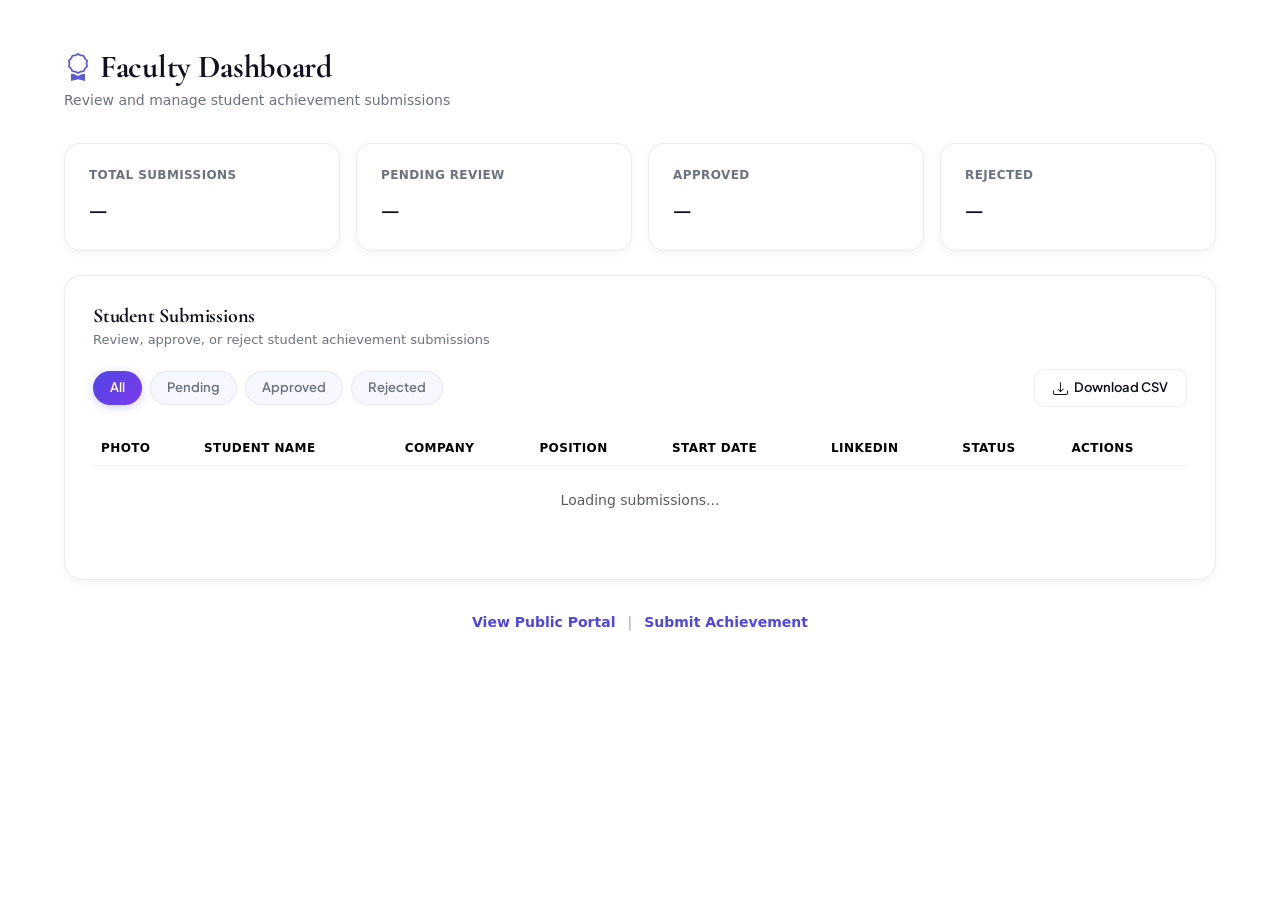
<file: frontend/dashboard.html>
<!DOCTYPE html>
<html lang="en">
<head>
  <meta charset="UTF-8">
  <meta name="viewport" content="width=device-width, initial-scale=1.0">
  <link rel="icon" type="image/png" href="assets/icons/achievement-portal-icon.png">
  <title>Faculty Dashboard — CUNY 2X Tech - BMCC</title>

  <!-- Google Fonts -->
  <link rel="preconnect" href="https://fonts.googleapis.com">
  <link rel="preconnect" href="https://fonts.gstatic.com" crossorigin>
  <link href="https://fonts.googleapis.com/css2?family=Cormorant+Garamond:wght@400;600;700&family=Plus+Jakarta+Sans:wght@400;500;600;700;800&display=swap" rel="stylesheet">

  <link rel="stylesheet" href="dashboard.css">
  <link href="https://cdn.jsdelivr.net/npm/bootstrap@5.3.0/dist/css/bootstrap.min.css" rel="stylesheet">
</head>
<body>

  <div class="dashboard-wrapper">

    <!-- Header -->
    <div class="dashboard-header">
      <div class="d-flex align-items-center gap-2 mb-1">
        <svg xmlns="http://www.w3.org/2000/svg" width="28" height="28" fill="#5b5bd6" viewBox="0 0 16 16">
          <path d="M9.669.864 8 0 6.331.864l-1.858.282-.842 1.68-1.337 1.32L2.6 6l-.306 1.854 1.337 1.32.842 1.68 1.858.282L8 12l1.669-.864 1.858-.282.842-1.68 1.337-1.32L13.4 6l.306-1.854-1.337-1.32-.842-1.68zm1.196 1.193.684 1.365 1.086 1.072L12.387 6l.248 1.506-1.086 1.072-.684 1.365-1.51.229L8 10.874l-1.355-.702-1.51-.229-.684-1.365-1.086-1.072L3.614 6l-.25-1.506 1.087-1.072.684-1.365 1.51-.229L8 1.126l1.356.702z"/>
          <path d="M4 11.794V16l4-1 4 1v-4.206l-2.018.306L8 13.126 6.018 12.1z"/>
        </svg>
        <h1 class="dashboard-title">Faculty Dashboard</h1>
      </div>
      <p class="dashboard-subtitle">Review and manage student achievement submissions</p>
    </div>

    <!-- Stats Cards -->
    <div class="row g-3 mb-4">
      <div class="col-md-3 col-6">
        <div class="stat-card">
          <p class="stat-label">Total Submissions</p>
          <div class="stat-number" id="totalCount">–</div>
        </div>
      </div>
      <div class="col-md-3 col-6">
        <div class="stat-card">
          <p class="stat-label">Pending Review</p>
          <div class="stat-number" id="pendingCount">–</div>
        </div>
      </div>
      <div class="col-md-3 col-6">
        <div class="stat-card">
          <p class="stat-label">Approved</p>
          <div class="stat-number" id="approvedCount">–</div>
        </div>
      </div>
      <div class="col-md-3 col-6">
        <div class="stat-card">
          <p class="stat-label">Rejected</p>
          <div class="stat-number" id="rejectedCount">–</div>
        </div>
      </div>
    </div>

    <!-- Submissions Table -->
    <div class="table-card">
      <h2 class="table-heading">Student Submissions</h2>
      <p class="table-subheading">Review, approve, or reject student achievement submissions</p>

      <!-- Filter Tabs + CSV -->
      <div class="d-flex justify-content-between align-items-center flex-wrap gap-3 mb-4">
        <div class="filter-tabs">
          <button class="filter-btn active" onclick="filterTable('all', this)">All</button>
          <button class="filter-btn" onclick="filterTable('pending', this)">Pending</button>
          <button class="filter-btn" onclick="filterTable('approved', this)">Approved</button>
          <button class="filter-btn" onclick="filterTable('rejected', this)">Rejected</button>
        </div>
        <button class="btn-csv" onclick="downloadCSV()">
          <svg xmlns="http://www.w3.org/2000/svg" width="15" height="15" fill="currentColor" viewBox="0 0 16 16">
            <path d="M.5 9.9a.5.5 0 0 1 .5.5v2.5a1 1 0 0 0 1 1h12a1 1 0 0 0 1-1v-2.5a.5.5 0 0 1 1 0v2.5a2 2 0 0 1-2 2H2a2 2 0 0 1-2-2v-2.5a.5.5 0 0 1 .5-.5"/>
            <path d="M7.646 11.854a.5.5 0 0 0 .708 0l3-3a.5.5 0 0 0-.708-.708L8.5 10.293V1.5a.5.5 0 0 0-1 0v8.793L5.354 8.146a.5.5 0 1 1-.708.708z"/>
          </svg>
          Download CSV
        </button>
      </div>

      <!-- Table -->
      <div class="table-responsive">
        <table class="table dash-table">
          <thead>
            <tr>
              <th>Photo</th>
              <th>Student Name</th>
              <th>Company</th>
              <th>Position</th>
              <th>Start Date</th>
              <th>LinkedIn</th>
              <th>Status</th>
              <th>Actions</th>
            </tr>
          </thead>
          <tbody>
            <!-- Loaded dynamically from Google Sheets via dashboard.js -->
            <tr>
              <td colspan="8" class="text-center text-muted py-4">Loading submissions...</td>
            </tr>
          </tbody>
        </table>
      </div>
    </div>

    <!-- Bottom Navigation -->
    <div class="bottom-nav">
      <a href="index.html" class="bottom-link">View Public Portal</a>
      <span class="bottom-divider">|</span>
      <a href="submit.html" class="bottom-link">Submit Achievement</a>
    </div>

  </div>

  <script src="https://cdn.jsdelivr.net/npm/bootstrap@5.3.0/dist/js/bootstrap.bundle.min.js"></script>
  <script src="dashboard.js"></script>

</body>
</html>
</file>
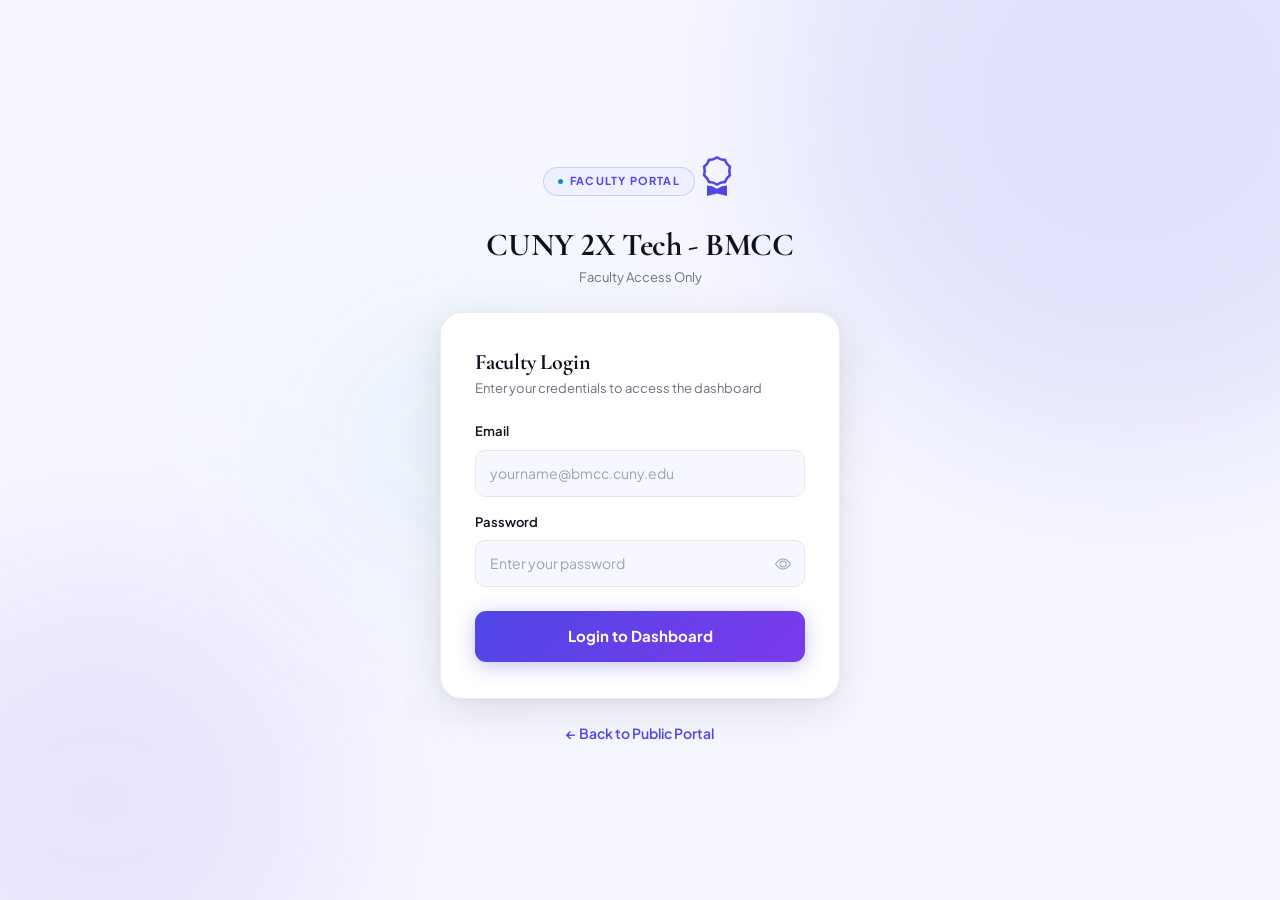
<file: frontend/login.html>
<!DOCTYPE html>
<html lang="en">
<head>
  <meta charset="UTF-8">
  <meta name="viewport" content="width=device-width, initial-scale=1.0">
  <link rel="icon" type="image/png" href="assets/icons/achievement-portal-icon.png">
  <title>Faculty Login — CUNY 2X Tech - BMCC</title>

  <!-- Google Fonts -->
  <link rel="preconnect" href="https://fonts.googleapis.com">
  <link rel="preconnect" href="https://fonts.gstatic.com" crossorigin>
  <link href="https://fonts.googleapis.com/css2?family=Cormorant+Garamond:ital,wght@0,400;0,600;0,700;1,400&family=Plus+Jakarta+Sans:wght@400;500;600;700;800&display=swap" rel="stylesheet">

  <link href="https://cdn.jsdelivr.net/npm/bootstrap@5.3.0/dist/css/bootstrap.min.css" rel="stylesheet">
  <link rel="stylesheet" href="login.css">
</head>
<body>

  <!-- Background orbs -->
  <div class="login-bg-orb login-bg-orb-1" aria-hidden="true"></div>
  <div class="login-bg-orb login-bg-orb-2" aria-hidden="true"></div>
  <div class="login-bg-orb login-bg-orb-3" aria-hidden="true"></div>

  <!-- Login Wrapper -->
  <div class="login-wrapper">

    <!-- Header -->
    <div class="text-center mb-4">
      <div class="login-eyebrow">
        <span class="login-dot"></span>
        Faculty Portal
      </div>
      <svg xmlns="http://www.w3.org/2000/svg" width="40" height="40" fill="#4F46E5" viewBox="0 0 16 16" class="mb-2">
        <path d="M9.669.864 8 0 6.331.864l-1.858.282-.842 1.68-1.337 1.32L2.6 6l-.306 1.854 1.337 1.32.842 1.68 1.858.282L8 12l1.669-.864 1.858-.282.842-1.68 1.337-1.32L13.4 6l.306-1.854-1.337-1.32-.842-1.68zm1.196 1.193.684 1.365 1.086 1.072L12.387 6l.248 1.506-1.086 1.072-.684 1.365-1.51.229L8 10.874l-1.355-.702-1.51-.229-.684-1.365-1.086-1.072L3.614 6l-.25-1.506 1.087-1.072.684-1.365 1.51-.229L8 1.126l1.356.702z"/>
        <path d="M4 11.794V16l4-1 4 1v-4.206l-2.018.306L8 13.126 6.018 12.1z"/>
      </svg>
      <h1 class="login-title">CUNY 2X Tech - BMCC</h1>
      <p class="login-subtitle">Faculty Access Only</p>
    </div>

    <!-- Login Card -->
    <div class="login-card">
      <h2 class="card-heading">Faculty Login</h2>
      <p class="card-subheading">Enter your credentials to access the dashboard</p>

      <!-- Error Message -->
      <div class="error-msg" id="errorMsg">
        Invalid email or password. Please try again.
      </div>

      <!-- Email -->
      <div class="mb-3">
        <label class="form-label-custom" for="emailInput">Email</label>
        <input type="email" class="form-input" id="emailInput"
          placeholder="yourname@bmcc.cuny.edu">
      </div>

      <!-- Password -->
      <div class="mb-4">
        <label class="form-label-custom" for="passwordInput">Password</label>
        <div class="password-wrapper">
          <input type="password" class="form-input" id="passwordInput"
            placeholder="Enter your password">
          <span class="password-toggle" onclick="togglePassword()">
            <svg id="eyeIcon" xmlns="http://www.w3.org/2000/svg" width="16" height="16" fill="currentColor" viewBox="0 0 16 16">
              <path d="M16 8s-3-5.5-8-5.5S0 8 0 8s3 5.5 8 5.5S16 8 16 8M1.173 8a13 13 0 0 1 1.66-2.043C4.12 4.668 5.88 3.5 8 3.5s3.879 1.168 5.168 2.457A13 13 0 0 1 14.828 8q-.086.13-.195.288c-.335.48-.83 1.12-1.465 1.755C11.879 11.332 10.119 12.5 8 12.5s-3.879-1.168-5.168-2.457A13 13 0 0 1 1.172 8z"/>
              <path d="M8 5.5a2.5 2.5 0 1 0 0 5 2.5 2.5 0 0 0 0-5M4.5 8a3.5 3.5 0 1 1 7 0 3.5 3.5 0 0 1-7 0"/>
            </svg>
          </span>
        </div>
      </div>

      <!-- Login Button -->
      <button class="btn-login" onclick="handleLogin()">
        Login to Dashboard
      </button>
    </div>

    <!-- Back to Portal -->
    <div class="text-center mt-4">
      <a href="index.html" class="back-link">← Back to Public Portal</a>
    </div>

  </div>

  <script src="https://cdn.jsdelivr.net/npm/bootstrap@5.3.0/dist/js/bootstrap.bundle.min.js"></script>
  <script src="login.js"></script>

</body>
</html>
</file>
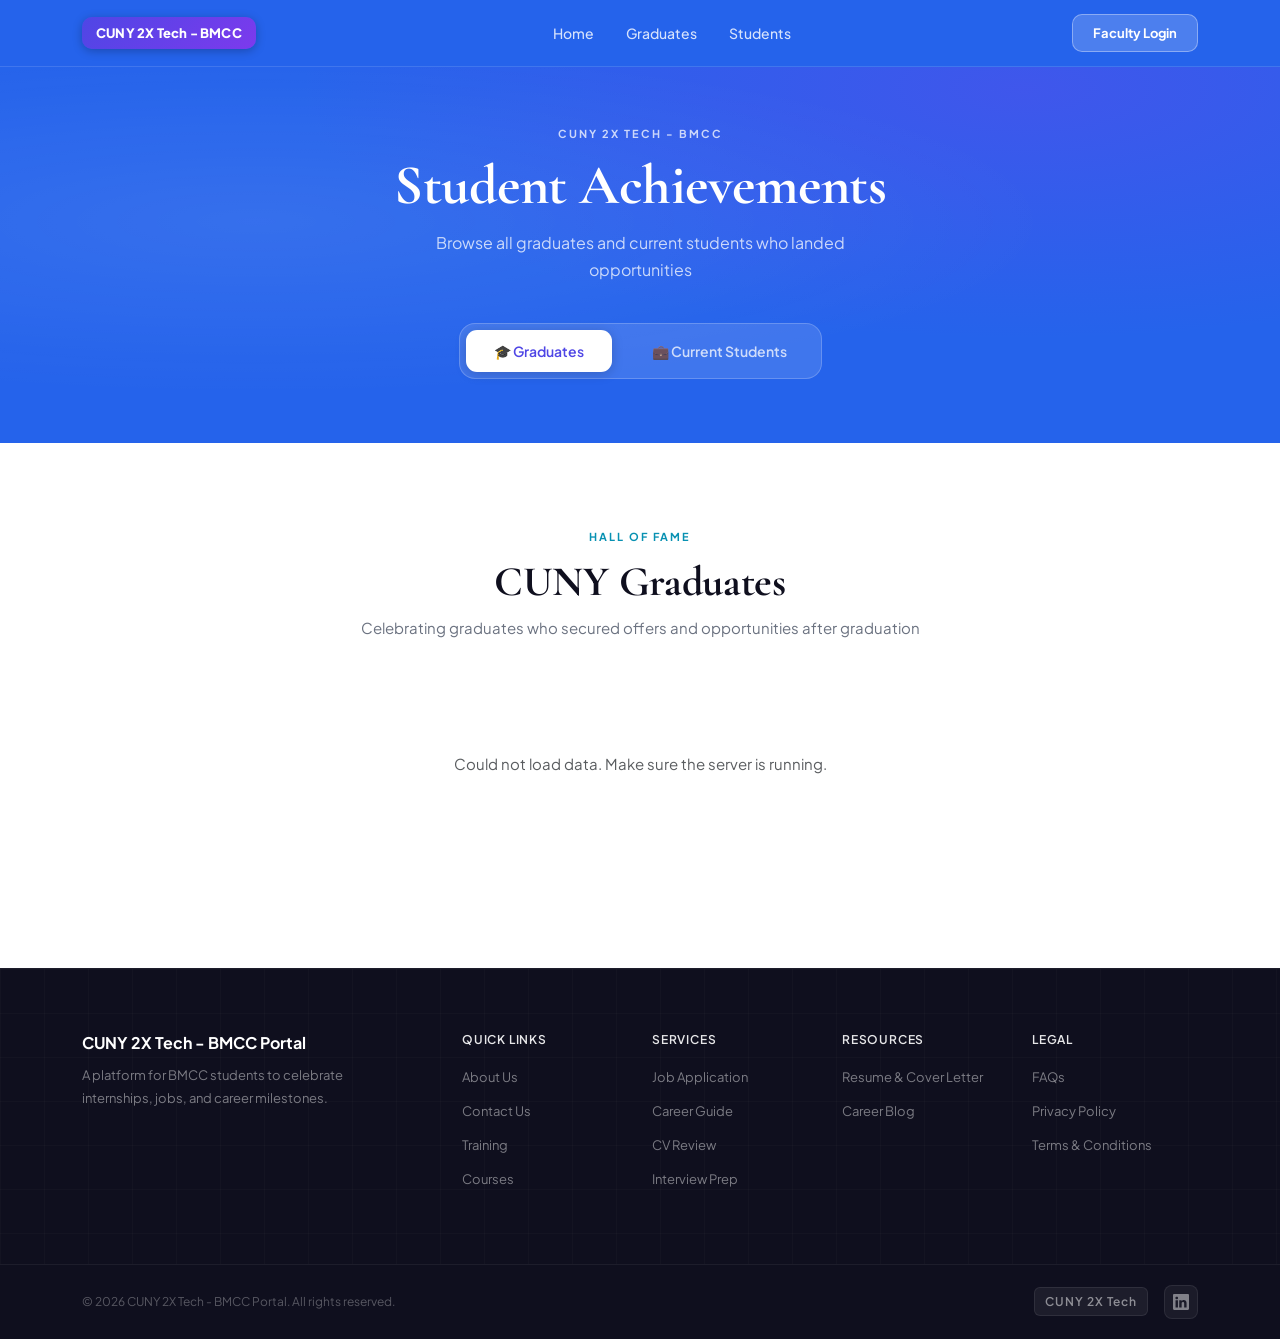
<file: frontend/students.html>
<!DOCTYPE html>
<html lang="en">
<head>
  <meta charset="UTF-8">
  <meta name="viewport" content="width=device-width, initial-scale=1.0">
  <link rel="icon" type="image/png" href="assets/icons/achievement-portal-icon.png">
  <title>All Students — CUNY 2X Tech - BMCC</title>

  <!-- Google Fonts -->
  <link rel="preconnect" href="https://fonts.googleapis.com">
  <link rel="preconnect" href="https://fonts.gstatic.com" crossorigin>
  <link href="https://fonts.googleapis.com/css2?family=Cormorant+Garamond:ital,wght@0,400;0,600;0,700;1,400;1,600&family=Plus+Jakarta+Sans:wght@400;500;600;700;800&display=swap" rel="stylesheet">

  <!-- Bootstrap -->
  <link href="https://cdn.jsdelivr.net/npm/bootstrap@5.3.8/dist/css/bootstrap.min.css" rel="stylesheet"
    integrity="sha384-sRIl4kxILFvY47J16cr9ZwB07vP4J8+LH7qKQnuqkuIAvNWLzeN8tE5YBujZqJLB" crossorigin="anonymous">

  <link rel="stylesheet" href="style.css">
</head>
<body>

  <!-- NAVBAR -->
  <nav class="navbar navbar-expand-lg" id="mainNavbar">
    <div class="container">
      <a class="navbar-brand" href="index.html">
        <span class="brand-name">CUNY 2X Tech - BMCC</span>
      </a>
      <button class="navbar-toggler" type="button" data-bs-toggle="collapse"
        data-bs-target="#navbarNav" aria-controls="navbarNav"
        aria-expanded="false" aria-label="Toggle navigation">
        <span class="navbar-toggler-icon"></span>
      </button>
      <div class="collapse navbar-collapse" id="navbarNav">
        <ul class="navbar-nav mx-auto">
          <li class="nav-item"><a class="nav-link" href="index.html">Home</a></li>
          <li class="nav-item"><a class="nav-link" href="#graduates-section">Graduates</a></li>
          <li class="nav-item"><a class="nav-link" href="#students-section">Students</a></li>
        </ul>
        <a href="login.html" class="btn-faculty-login">Faculty Login</a>
      </div>
    </div>
  </nav>

  <!-- PAGE HERO -->
  <div class="students-page-hero">
    <div class="container text-center">
      <span class="section-eyebrow">CUNY 2X Tech - BMCC</span>
      <h1 class="students-page-title">Student Achievements</h1>
      <p class="students-page-sub">Browse all graduates and current students who landed opportunities</p>

      <!-- TWO LARGE TOGGLE BUTTONS -->
      <div class="toggle-buttons">
        <button class="toggle-btn active" id="btn-graduates" onclick="showSection('graduates')">
          🎓 Graduates
        </button>
        <button class="toggle-btn" id="btn-students" onclick="showSection('students')">
          💼 Current Students
        </button>
      </div>
    </div>
  </div>

  <!-- GRADUATES SECTION -->
  <section id="graduates-section" class="all-section">
    <div class="container">
      <div class="section-header">
        <span class="section-eyebrow">Hall of Fame</span>
        <h2 class="section-title">CUNY Graduates</h2>
        <p class="section-sub">Celebrating graduates who secured offers and opportunities after graduation</p>
      </div>

      <!-- Cards Grid -->
      <div class="row g-4" id="allGraduatesGrid">
        <div class="col-12 text-center py-5">
          <p class="text-muted">Loading graduates...</p>
        </div>
      </div>

      <!-- Pagination -->
      <div class="pagination-wrapper" id="graduatesPagination"></div>
    </div>
  </section>

  <!-- STUDENTS SECTION -->
  <section id="students-section" class="all-section" style="display:none;">
    <div class="container">
      <div class="section-header">
        <span class="section-eyebrow">Current Cohort</span>
        <h2 class="section-title">Current Students</h2>
        <p class="section-sub">Celebrating current students from all majors who landed internships and opportunities</p>
      </div>

      <!-- Cards Grid -->
      <div class="row g-4" id="allStudentsGrid">
        <div class="col-12 text-center py-5">
          <p class="text-muted">Loading students...</p>
        </div>
      </div>

      <!-- Pagination -->
      <div class="pagination-wrapper" id="studentsPagination"></div>
    </div>
  </section>

  <!-- FOOTER -->
  <footer>
    <div class="footer-main">
      <div class="container">
        <div class="row">
          <div class="col-lg-3 col-md-6 mb-4">
            <h5 class="footer-brand">CUNY 2X Tech - BMCC Portal</h5>
            <p class="footer-desc">A platform for BMCC students to celebrate internships, jobs, and career milestones.</p>
          </div>
          <div class="col-lg-2 col-md-6 mb-4 offset-lg-1">
            <h6 class="footer-heading">Quick Links</h6>
            <ul class="footer-links">
              <li><a href="#">About Us</a></li>
              <li><a href="#">Contact Us</a></li>
              <li><a href="#">Training</a></li>
              <li><a href="#">Courses</a></li>
            </ul>
          </div>
          <div class="col-lg-2 col-md-6 mb-4">
            <h6 class="footer-heading">Services</h6>
            <ul class="footer-links">
              <li><a href="#">Job Application</a></li>
              <li><a href="#">Career Guide</a></li>
              <li><a href="#">CV Review</a></li>
              <li><a href="#">Interview Prep</a></li>
            </ul>
          </div>
          <div class="col-lg-2 col-md-6 mb-4">
            <h6 class="footer-heading">Resources</h6>
            <ul class="footer-links">
              <li><a href="#">Resume &amp; Cover Letter</a></li>
              <li><a href="#">Career Blog</a></li>
            </ul>
          </div>
          <div class="col-lg-2 col-md-6 mb-4">
            <h6 class="footer-heading">Legal</h6>
            <ul class="footer-links">
              <li><a href="#">FAQs</a></li>
              <li><a href="#">Privacy Policy</a></li>
              <li><a href="#">Terms &amp; Conditions</a></li>
            </ul>
          </div>
        </div>
      </div>
    </div>
    <div class="footer-bottom">
      <div class="container d-flex justify-content-between align-items-center">
        <p class="footer-copy mb-0">© 2026 CUNY 2X Tech - BMCC Portal. All rights reserved.</p>
        <div class="d-flex align-items-center gap-3">
          <span class="cuny-logo">CUNY 2X Tech</span>
          <a href="#" class="social-icon" aria-label="LinkedIn">
            <svg xmlns="http://www.w3.org/2000/svg" width="16" height="16" fill="currentColor" viewBox="0 0 16 16">
              <path d="M0 1.146C0 .513.526 0 1.175 0h13.65C15.474 0 16 .513 16 1.146v13.708c0 .633-.526 1.146-1.175 1.146H1.175C.526 16 0 15.633 0 14.854zm4.943 12.248V6.169H2.542v7.225zm-1.2-8.212c.837 0 1.358-.554 1.358-1.248-.015-.709-.52-1.248-1.342-1.248S2.4 3.226 2.4 3.934c0 .694.521 1.248 1.327 1.248zm4.908 8.212V9.359c0-.216.016-.432.08-.586.173-.431.568-.878 1.232-.878.869 0 1.216.662 1.216 1.634v3.865h2.401V9.25c0-2.22-1.184-3.252-2.764-3.252-1.274 0-1.845.7-2.165 1.193v.025h-.016l.016-.025V6.169h-2.4c.03.678 0 7.225 0 7.225z"/>
            </svg>
          </a>
        </div>
      </div>
    </div>
  </footer>

  <script src="https://cdn.jsdelivr.net/npm/bootstrap@5.3.8/dist/js/bootstrap.bundle.min.js"
    integrity="sha384-FKyoEForCGlyvwx9Hj09JcYn3nv7wiPVlz7YYwJrWVcXK/BmnVDxM+D2scQbITxI"
    crossorigin="anonymous"></script>

  <script>
    const API = 'http://127.0.0.1:5000';
    const PER_PAGE = 9;

    // All data stored here after first fetch
    let allGraduates = [];
    let allStudents  = [];

    // Current pages
    let gradPage    = 1;
    let studentPage = 1;

    // ============================================
    // TOGGLE SECTIONS
    // ============================================
    function showSection(which) {
      const gradSection     = document.getElementById('graduates-section');
      const studentSection  = document.getElementById('students-section');
      const btnGrad         = document.getElementById('btn-graduates');
      const btnStudent      = document.getElementById('btn-students');

      if (which === 'graduates') {
        gradSection.style.display    = 'block';
        studentSection.style.display = 'none';
        btnGrad.classList.add('active');
        btnStudent.classList.remove('active');
      } else {
        gradSection.style.display    = 'none';
        studentSection.style.display = 'block';
        btnStudent.classList.add('active');
        btnGrad.classList.remove('active');
      }

      window.scrollTo({ top: 0, behavior: 'smooth' });
    }

    // ============================================
    // BUILD CARD HTML
    // ============================================
    function buildStudentCard(student, isGraduate = false) {
      const name     = student['Name']             || 'Student';
      const company  = student['Company']          || '–';
      const position = student['Position']         || '–';
      const date     = student['Start Date']       || '–';
      const linkedin = student['LinkedIn']         || '#';
      const type     = student['Achievement Type'] || (isGraduate ? 'Full-Time Job' : 'Internship');

      const cardClass  = isGraduate ? 'graduate-card'       : 'student-card';
      const topClass   = isGraduate ? 'grad-card-top'       : 'card-top';
      const badgeClass = isGraduate ? 'badge-graduate'      : 'badge-student';
      const badgeText  = isGraduate ? '🎓 Graduate'         : '💼 Current Student';
      const boxClass   = isGraduate ? 'opportunity-box-grad': 'opportunity-box';
      const infoClass  = isGraduate ? 'card-info-grad'      : 'card-info-student';
      const iconColor  = isGraduate ? '#7c3aed'             : '#4444cc';
      const btnClass   = isGraduate ? 'btn-grad'            : 'btn btn-primary';
      const bgColor    = isGraduate ? '7c3aed'              : '4444cc';
      const avatar     = `https://ui-avatars.com/api/?name=${encodeURIComponent(name)}&background=${bgColor}&color=fff&size=130`;

      return `
        <div class="col-md-4">
          <div class="${cardClass}">
            <div class="${topClass}">
              <img src="${avatar}" alt="${name}" class="student-photo">
            </div>
            <div class="card-bottom">
              <h5 class="fw-bold">${name}</h5>
              <span class="${badgeClass}">${badgeText}</span>
              <div class="${boxClass} mt-3">
                <div class="d-flex align-items-center gap-2 mb-1">
                  <svg xmlns="http://www.w3.org/2000/svg" width="14" height="14" fill="${iconColor}" viewBox="0 0 16 16">
                    <path d="M9.669.864 8 0 6.331.864l-1.858.282-.842 1.68-1.337 1.32L2.6 6l-.306 1.854 1.337 1.32.842 1.68 1.858.282L8 12l1.669-.864 1.858-.282.842-1.68 1.337-1.32L13.4 6l.306-1.854-1.337-1.32-.842-1.68zm1.196 1.193.684 1.365 1.086 1.072L12.387 6l.248 1.506-1.086 1.072-.684 1.365-1.51.229L8 10.874l-1.355-.702-1.51-.229-.684-1.365-1.086-1.072L3.614 6l-.25-1.506 1.087-1.072.684-1.365 1.51-.229L8 1.126l1.356.702z"/>
                    <path d="M4 11.794V16l4-1 4 1v-4.206l-2.018.306L8 13.126 6.018 12.1z"/>
                  </svg>
                  <small style="font-size:11px;letter-spacing:0.5px;font-weight:700;color:${iconColor};">${type.toUpperCase()}</small>
                </div>
                <p class="fw-bold mb-0">${position}</p>
              </div>
              <div class="card-info-row ${infoClass} mt-3">
                <svg xmlns="http://www.w3.org/2000/svg" width="15" height="15" fill="${iconColor}" viewBox="0 0 16 16">
                  <path d="M14.763.075A.5.5 0 0 1 15 .5v15a.5.5 0 0 1-.5.5h-3a.5.5 0 0 1-.5-.5V14h-1v1.5a.5.5 0 0 1-.5.5h-9a.5.5 0 0 1-.5-.5V10a.5.5 0 0 1 .342-.474L6 7.64V4.5a.5.5 0 0 1 .276-.447l8-4a.5.5 0 0 1 .487.022M6 8.694 1 10.36V15h5zM7 15h2v-1.5a.5.5 0 0 1 .5-.5h2a.5.5 0 0 1 .5.5V15h2V1.309l-7 3.5z"/>
                </svg>
                <span>${company}</span>
              </div>
              <div class="card-info-row ${infoClass} mt-2 mb-3">
                <svg xmlns="http://www.w3.org/2000/svg" width="15" height="15" fill="${iconColor}" viewBox="0 0 16 16">
                  <path d="M3.5 0a.5.5 0 0 1 .5.5V1h8V.5a.5.5 0 0 1 1 0V1h1a2 2 0 0 1 2 2v11a2 2 0 0 1-2 2H2a2 2 0 0 1-2-2V3a2 2 0 0 1 2-2h1V.5a.5.5 0 0 1 .5-.5M1 4v10a1 1 0 0 0 1 1h12a1 1 0 0 0 1-1V4z"/>
                </svg>
                <span>${date}</span>
              </div>
              <a href="${linkedin}" target="_blank" class="${btnClass} w-100">Connect on LinkedIn</a>
            </div>
          </div>
        </div>`;
    }

    // ============================================
    // RENDER PAGE — graduates or students
    // ============================================
    function renderPage(data, page, gridId, paginationId, isGraduate) {
      const grid       = document.getElementById(gridId);
      const pagination = document.getElementById(paginationId);
      const totalPages = Math.ceil(data.length / PER_PAGE);
      const start      = (page - 1) * PER_PAGE;
      const slice      = data.slice(start, start + PER_PAGE);

      // Render cards
      grid.innerHTML = '';
      if (slice.length === 0) {
        grid.innerHTML = '<div class="col-12 text-center py-5"><p class="text-muted">No entries found.</p></div>';
        pagination.innerHTML = '';
        return;
      }
      slice.forEach(item => { grid.innerHTML += buildStudentCard(item, isGraduate); });

      // Render pagination
      if (totalPages <= 1) {
        pagination.innerHTML = '';
        return;
      }

      let pages = '';
      for (let i = 1; i <= totalPages; i++) {
        pages += `<button
          class="page-btn ${i === page ? 'active' : ''}"
          onclick="${isGraduate ? `goGradPage(${i})` : `goStudentPage(${i})`}">
          ${i}
        </button>`;
      }
      pagination.innerHTML = pages;
    }

    // ============================================
    // PAGINATION HANDLERS
    // ============================================
    function goGradPage(page) {
      gradPage = page;
      renderPage(allGraduates, gradPage, 'allGraduatesGrid', 'graduatesPagination', true);
      document.getElementById('graduates-section').scrollIntoView({ behavior: 'smooth' });
    }

    function goStudentPage(page) {
      studentPage = page;
      renderPage(allStudents, studentPage, 'allStudentsGrid', 'studentsPagination', false);
      document.getElementById('students-section').scrollIntoView({ behavior: 'smooth' });
    }

    // ============================================
    // FETCH ALL DATA
    // ============================================
    async function loadAll() {
      try {
        const [gradRes, studentRes] = await Promise.all([
          fetch(`${API}/graduates`),
          fetch(`${API}/approved`)
        ]);

        const gradData    = await gradRes.json();
        const studentData = await studentRes.json();

        allGraduates = gradData.success    ? gradData.graduates  : [];
        allStudents  = studentData.success ? studentData.students : [];

        renderPage(allGraduates, gradPage,    'allGraduatesGrid', 'graduatesPagination', true);
        renderPage(allStudents,  studentPage, 'allStudentsGrid',  'studentsPagination',  false);

      } catch (err) {
        console.error('Could not load data:', err);
        document.getElementById('allGraduatesGrid').innerHTML =
          '<div class="col-12 text-center py-5"><p class="text-muted">Could not load data. Make sure the server is running.</p></div>';
      }
    }

    // ============================================
    // INIT
    // ============================================
    document.addEventListener('DOMContentLoaded', loadAll);
  </script>

</body>
</html>
</file>
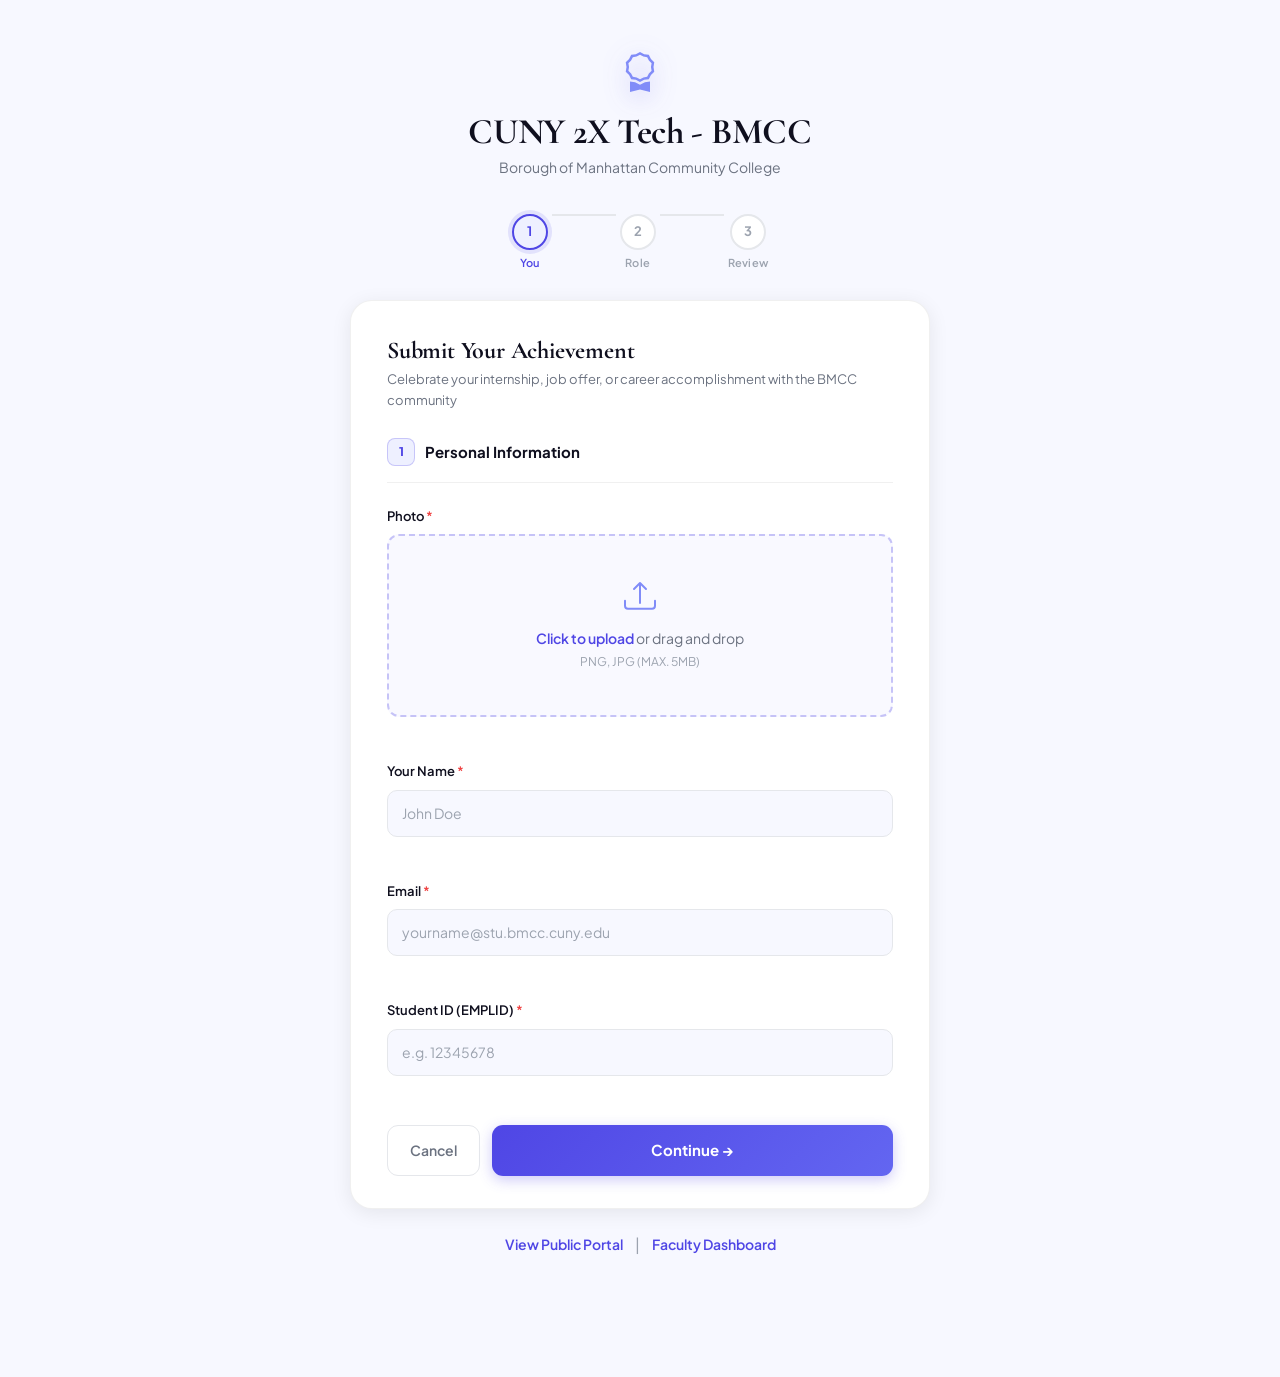
<file: frontend/submit.html>
<!DOCTYPE html>
<html lang="en">
<head>
  <meta charset="UTF-8">
  <meta name="viewport" content="width=device-width, initial-scale=1.0">
  <link rel="icon" type="image/png" href="assets/icons/achievement-portal-icon.png">
  <title>Submit Achievement — CUNY 2X Tech - BMCC</title>

  <!-- Google Fonts -->
  <link rel="preconnect" href="https://fonts.googleapis.com">
  <link rel="preconnect" href="https://fonts.gstatic.com" crossorigin>
  <link href="https://fonts.googleapis.com/css2?family=Cormorant+Garamond:ital,wght@0,400;0,600;0,700;1,400&family=Plus+Jakarta+Sans:wght@400;500;600;700;800&display=swap" rel="stylesheet">

  <link href="https://cdn.jsdelivr.net/npm/bootstrap@5.3.0/dist/css/bootstrap.min.css" rel="stylesheet">
  <link rel="stylesheet" href="submit.css">
</head>
<body>

  <!-- Page Header -->
  <div class="page-header">
    <svg xmlns="http://www.w3.org/2000/svg" width="40" height="40" fill="#818CF8" viewBox="0 0 16 16" class="mb-2">
      <path d="M9.669.864 8 0 6.331.864l-1.858.282-.842 1.68-1.337 1.32L2.6 6l-.306 1.854 1.337 1.32.842 1.68 1.858.282L8 12l1.669-.864 1.858-.282.842-1.68 1.337-1.32L13.4 6l.306-1.854-1.337-1.32-.842-1.68zm1.196 1.193.684 1.365 1.086 1.072L12.387 6l.248 1.506-1.086 1.072-.684 1.365-1.51.229L8 10.874l-1.355-.702-1.51-.229-.684-1.365-1.086-1.072L3.614 6l-.25-1.506 1.087-1.072.684-1.365 1.51-.229L8 1.126l1.356.702z"/>
      <path d="M4 11.794V16l4-1 4 1v-4.206l-2.018.306L8 13.126 6.018 12.1z"/>
    </svg>
    <h1 class="page-title">CUNY 2X Tech - BMCC</h1>
    <p class="page-subtitle">Borough of Manhattan Community College</p>
  </div>

  <!-- Form Wrapper -->
  <div class="form-wrapper">

    <!-- Progress Stepper -->
    <div class="stepper" id="stepper" aria-label="Form progress">
      <div class="step-item">
        <div class="step-item-inner">
          <div class="step-circle active" id="step-circle-1">1</div>
          <div class="step-label active" id="step-label-1">You</div>
        </div>
      </div>
      <div class="step-connector" id="connector-1"></div>
      <div class="step-item">
        <div class="step-item-inner">
          <div class="step-circle" id="step-circle-2">2</div>
          <div class="step-label" id="step-label-2">Role</div>
        </div>
      </div>
      <div class="step-connector" id="connector-2"></div>
      <div class="step-item">
        <div class="step-item-inner">
          <div class="step-circle" id="step-circle-3">3</div>
          <div class="step-label" id="step-label-3">Review</div>
        </div>
      </div>
    </div>

    <!-- Form Card -->
    <div class="form-card">

      <h2 class="form-heading">Submit Your Achievement</h2>
      <p class="form-subheading">Celebrate your internship, job offer, or career accomplishment with the BMCC community</p>

      <form id="achievementForm" novalidate>

        <!-- STEP 1: Personal Info -->
        <div class="form-step active" id="step-1">
          <div class="step-heading">
            <div class="step-number-badge">1</div>
            <span class="step-heading-text">Personal Information</span>
          </div>

          <!-- Photo Upload -->
          <div class="mb-4">
            <label class="form-label-custom">Photo <span class="required">*</span></label>
            <div class="upload-box" id="uploadBox">
              <input type="file" id="photoInput" accept=".png,.jpg,.jpeg" hidden>
              <svg xmlns="http://www.w3.org/2000/svg" width="32" height="32" fill="#818CF8" viewBox="0 0 16 16" class="mb-2">
                <path d="M.5 9.9a.5.5 0 0 1 .5.5v2.5a1 1 0 0 0 1 1h12a1 1 0 0 0 1-1v-2.5a.5.5 0 0 1 1 0v2.5a2 2 0 0 1-2 2H2a2 2 0 0 1-2-2v-2.5a.5.5 0 0 1 .5-.5"/>
                <path d="M7.646 1.146a.5.5 0 0 1 .708 0l3 3a.5.5 0 0 1-.708.708L8.5 2.707V11.5a.5.5 0 0 1-1 0V2.707L5.354 4.854a.5.5 0 1 1-.708-.708z"/>
              </svg>
              <p class="upload-text"><span class="upload-link">Click to upload</span> or drag and drop</p>
              <p class="upload-hint">PNG, JPG (MAX. 5MB)</p>
            </div>
            <span class="field-error" id="photoError"></span>
          </div>

          <!-- Your Name -->
          <div class="mb-4">
            <label class="form-label-custom" for="nameInput">Your Name <span class="required">*</span></label>
            <input type="text" id="nameInput" class="form-input" placeholder="John Doe" required>
            <span class="field-error" id="nameError"></span>
          </div>

          <!-- Email -->
          <div class="mb-4">
            <label class="form-label-custom" for="emailInput">Email <span class="required">*</span></label>
            <input type="email" id="emailInput" class="form-input" placeholder="yourname@stu.bmcc.cuny.edu" required>
            <span class="field-error" id="emailError"></span>
          </div>

          <!-- EMPLID -->
          <div class="mb-0">
            <label class="form-label-custom" for="emplidInput">Student ID (EMPLID) <span class="required">*</span></label>
            <input type="text" id="emplidInput" class="form-input" placeholder="e.g. 12345678" required>
            <span class="field-error" id="emplidError"></span>
          </div>

          <div class="form-nav">
            <button type="button" class="btn-cancel" onclick="window.location.href='index.html'">Cancel</button>
            <button type="button" class="btn-next" id="next-1">Continue &rarr;</button>
          </div>
        </div>

        <!-- STEP 2: Achievement Details -->
        <div class="form-step" id="step-2">
          <div class="step-heading">
            <div class="step-number-badge">2</div>
            <span class="step-heading-text">Achievement Details</span>
          </div>

          <!-- Company -->
          <div class="mb-4">
            <label class="form-label-custom" for="companyInput">Company <span class="required">*</span></label>
            <input type="text" id="companyInput" class="form-input" placeholder="Google, Microsoft, etc." required>
            <span class="field-error" id="companyError"></span>
          </div>

          <!-- Position -->
          <div class="mb-4">
            <label class="form-label-custom" for="positionInput">Position <span class="required">*</span></label>
            <input type="text" id="positionInput" class="form-input" placeholder="Software Engineering Intern" required>
            <span class="field-error" id="positionError"></span>
          </div>

          <!-- Start Date -->
          <div class="mb-4">
            <label class="form-label-custom" for="startDateInput">Start Date <span class="required">*</span></label>
            <input type="date" id="startDateInput" class="form-input" required>
            <span class="field-error" id="startDateError"></span>
          </div>

          <!-- LinkedIn -->
          <div class="mb-0">
            <label class="form-label-custom" for="linkedinInput">LinkedIn Profile URL <span class="required">*</span></label>
            <input type="url" id="linkedinInput" class="form-input" placeholder="https://linkedin.com/in/yourprofile" required>
            <span class="field-error" id="linkedinError"></span>
          </div>

          <div class="form-nav">
            <button type="button" class="btn-back" id="back-2">&larr; Back</button>
            <button type="button" class="btn-next" id="next-2">Continue &rarr;</button>
          </div>
        </div>

        <!-- STEP 3: Type + Grad Year + Review -->
        <div class="form-step" id="step-3">
          <div class="step-heading">
            <div class="step-number-badge">3</div>
            <span class="step-heading-text">Final Details &amp; Review</span>
          </div>

          <!-- Type of Achievement -->
          <div class="mb-4">
            <label class="form-label-custom">Type of Achievement <span class="required">*</span></label>
            <div class="radio-group">
              <div class="radio-option">
                <input type="radio" name="achievement" id="internship" value="Internship" checked>
                <label for="internship">Internship</label>
              </div>
              <div class="radio-option">
                <input type="radio" name="achievement" id="parttimejob" value="Part-Time Job">
                <label for="parttimejob">Part-Time Job</label>
              </div>
              <div class="radio-option">
                <input type="radio" name="achievement" id="fulltimejob" value="Full-Time Job">
                <label for="fulltimejob">Full-Time Job</label>
              </div>
            </div>
          </div>

          <!-- Graduation Year -->
          <div class="mb-4">
            <label class="form-label-custom" for="gradYearInput">Graduation Year <span class="required">*</span></label>
            <input type="number" id="gradYearInput" class="form-input" placeholder="2026" min="2020" max="2035" required>
            <span class="field-error" id="gradYearError"></span>
          </div>

          <!-- Review Summary -->
          <div class="mb-4">
            <label class="form-label-custom">Review Your Submission</label>
            <div class="review-grid" id="reviewGrid">
              <div class="review-item"><div class="review-label">Name</div><div class="review-value" id="rv-name">—</div></div>
              <div class="review-item"><div class="review-label">Email</div><div class="review-value" id="rv-email">—</div></div>
              <div class="review-item"><div class="review-label">EMPLID</div><div class="review-value" id="rv-emplid">—</div></div>
              <div class="review-item"><div class="review-label">Company</div><div class="review-value" id="rv-company">—</div></div>
              <div class="review-item"><div class="review-label">Position</div><div class="review-value" id="rv-position">—</div></div>
              <div class="review-item"><div class="review-label">Start Date</div><div class="review-value" id="rv-date">—</div></div>
            </div>
          </div>

          <div class="form-nav">
            <button type="button" class="btn-back" id="back-3">&larr; Back</button>
            <button type="submit" class="btn-submit">Submit Achievement</button>
          </div>
        </div>

      </form>

      <!-- Success Message -->
      <div id="successMessage" style="display:none;">
        <svg xmlns="http://www.w3.org/2000/svg" width="60" height="60" fill="#34D399" viewBox="0 0 16 16">
          <path d="M8 15A7 7 0 1 1 8 1a7 7 0 0 1 0 14m0 1A8 8 0 1 0 8 0a8 8 0 0 0 0 16"/>
          <path d="m10.97 4.97-.02.022-3.473 4.425-2.093-2.094a.75.75 0 0 0-1.06 1.06L6.97 11.03a.75.75 0 0 0 1.079-.02l3.992-4.99a.75.75 0 0 0-1.071-1.05"/>
        </svg>
        <h3>Achievement Submitted!</h3>
        <p>Thank you! Your achievement has been submitted for review. You will be featured on the portal once approved.</p>
        <a href="index.html" class="btn-submit" style="display:inline-block;text-decoration:none;text-align:center;">Back to Portal</a>
      </div>

    </div>

    <!-- Bottom Navigation -->
    <div class="bottom-nav">
      <a href="index.html" class="bottom-link">View Public Portal</a>
      <span class="bottom-divider">|</span>
      <a href="dashboard.html" class="bottom-link">Faculty Dashboard</a>
    </div>

  </div>

  <script src="https://cdn.jsdelivr.net/npm/bootstrap@5.3.0/dist/js/bootstrap.bundle.min.js"></script>

  <script>
    let currentStep = 1;
    const totalSteps = 3;

    function setStep(n) {
      for (let i = 1; i <= totalSteps; i++) {
        document.getElementById('step-' + i).classList.remove('active');
        const circle = document.getElementById('step-circle-' + i);
        const label  = document.getElementById('step-label-' + i);
        if (i < n) {
          circle.classList.remove('active'); circle.classList.add('done');
          label.classList.remove('active'); label.classList.add('done');
        } else if (i === n) {
          circle.classList.add('active'); circle.classList.remove('done');
          label.classList.add('active'); label.classList.remove('done');
        } else {
          circle.classList.remove('active', 'done');
          label.classList.remove('active', 'done');
        }
      }
      for (let i = 1; i < totalSteps; i++) {
        const conn = document.getElementById('connector-' + i);
        if (i < n) conn.classList.add('done');
        else conn.classList.remove('done');
      }
      document.getElementById('step-' + n).classList.add('active');
      currentStep = n;
      window.scrollTo({ top: 0, behavior: 'smooth' });
    }

    function validateStep1() {
      const name   = document.getElementById('nameInput').value.trim();
      const email  = document.getElementById('emailInput').value.trim();
      const emplid = document.getElementById('emplidInput').value.trim();
      let ok = true;
      if (!name)   { showErr('nameError', 'Name is required'); ok = false; }
      else          clearErr('nameError');
      if (!email || !/^[^\s@]+@[^\s@]+\.[^\s@]+$/.test(email)) {
        showErr('emailError', 'Valid email is required'); ok = false;
      } else clearErr('emailError');
      if (!emplid) { showErr('emplidError', 'Student ID is required'); ok = false; }
      else          clearErr('emplidError');
      return ok;
    }

    function validateStep2() {
      const company  = document.getElementById('companyInput').value.trim();
      const position = document.getElementById('positionInput').value.trim();
      const date     = document.getElementById('startDateInput').value;
      const linkedin = document.getElementById('linkedinInput').value.trim();
      let ok = true;
      if (!company)  { showErr('companyError', 'Company is required'); ok = false; }
      else            clearErr('companyError');
      if (!position) { showErr('positionError', 'Position is required'); ok = false; }
      else            clearErr('positionError');
      if (!date)     { showErr('startDateError', 'Start date is required'); ok = false; }
      else            clearErr('startDateError');
      if (!linkedin) { showErr('linkedinError', 'LinkedIn URL is required'); ok = false; }
      else            clearErr('linkedinError');
      return ok;
    }

    function populateReview() {
      document.getElementById('rv-name').textContent     = document.getElementById('nameInput').value.trim() || '—';
      document.getElementById('rv-email').textContent    = document.getElementById('emailInput').value.trim() || '—';
      document.getElementById('rv-emplid').textContent   = document.getElementById('emplidInput').value.trim() || '—';
      document.getElementById('rv-company').textContent  = document.getElementById('companyInput').value.trim() || '—';
      document.getElementById('rv-position').textContent = document.getElementById('positionInput').value.trim() || '—';
      document.getElementById('rv-date').textContent     = document.getElementById('startDateInput').value || '—';
    }

    function showErr(id, msg) {
      const el = document.getElementById(id);
      if (el) el.textContent = msg;
    }
    function clearErr(id) {
      const el = document.getElementById(id);
      if (el) el.textContent = '';
    }

    document.getElementById('next-1').addEventListener('click', () => {
      if (validateStep1()) setStep(2);
    });
    document.getElementById('next-2').addEventListener('click', () => {
      if (validateStep2()) { populateReview(); setStep(3); }
    });
    document.getElementById('back-2').addEventListener('click', () => setStep(1));
    document.getElementById('back-3').addEventListener('click', () => setStep(2));
  </script>

  <script src="submit.js"></script>

</body>
</html>
</file>
<file: style.css>
/* ============================================
   CUNY WINS — ACHIEVEMENT PORTAL
   Design: Vibrant Light Mode — Clean Editorial
   Fonts: Cormorant Garamond + Plus Jakarta Sans
   ============================================ */

/* === DESIGN TOKENS === */
:root {
  --bg:          #FFFFFF;
  --surface:     #F7F8FF;
  --surface-2:   #EEF0FF;
  --border:      rgba(0, 0, 0, 0.07);
  --border-med:  rgba(0, 0, 0, 0.12);
  --primary:     #4F46E5;
  --pri-rgb:     79, 70, 229;
  --purple:      #7C3AED;
  --pur-rgb:     124, 58, 237;
  --cyan:        #0891B2;
  --cyan-soft:   #E0F2FE;
  --gold:        #D97706;
  --text-1:      #0F0F1E;
  --text-2:      #6B7280;
  --text-3:      #9CA3AF;
  --font-display:'Cormorant Garamond', Georgia, serif;
  --font-body:   'Plus Jakarta Sans', system-ui, sans-serif;
  --ease:        cubic-bezier(0.4, 0, 0.2, 1);
  --t:           0.28s;
  --radius:      16px;
  --radius-lg:   22px;
  --shadow-sm:   0 2px 8px rgba(0,0,0,0.06);
  --shadow:      0 4px 20px rgba(0,0,0,0.08);
  --shadow-lg:   0 16px 48px rgba(0,0,0,0.12);
}

/* === RESET & BASE === */
*, *::before, *::after { box-sizing: border-box; margin: 0; padding: 0; }
html  { scroll-behavior: smooth; }
body  {
  background: var(--bg);
  color: var(--text-1);
  font-family: var(--font-body);
  font-size: 15px;
  line-height: 1.6;
  overflow-x: hidden;
  -webkit-font-smoothing: antialiased;
}

/* ============================================
   SCROLL REVEAL
   ============================================ */
.reveal {
  opacity: 0;
  transform: translateY(24px);
  transition: opacity 0.65s var(--ease), transform 0.65s var(--ease);
}
.reveal.in-view { opacity: 1; transform: translateY(0); }
.reveal.delay-1 { transition-delay: 0.1s; }
.reveal.delay-2 { transition-delay: 0.2s; }
.reveal.delay-3 { transition-delay: 0.3s; }

/* ============================================
   NAVBAR
   ============================================ */
#mainNavbar {
  position: fixed;
  top: 0; left: 0; right: 0;
  z-index: 999;
  background: #2563EB;
  border-bottom: 1px solid rgba(255,255,255,0.12);
  padding: 0;
  transition: box-shadow var(--t);
}
#mainNavbar.scrolled {
  box-shadow: 0 2px 20px rgba(37,99,235,0.35);
}
#mainNavbar .container {
  height: 66px;
  display: flex;
  align-items: center;
}
.navbar-brand {
  color: #fff !important;
  font-family: var(--font-body);
  font-weight: 700;
  font-size: 15px;
  letter-spacing: -0.2px;
  display: inline-flex !important;
  align-items: center;
  text-decoration: none !important;
}
.brand-name {
  background: linear-gradient(135deg, var(--primary), var(--purple));
  color: #fff;
  padding: 6px 14px;
  border-radius: 10px;
  font-weight: 800;
  font-size: 13px;
  letter-spacing: 0.2px;
  white-space: nowrap;
  box-shadow: 0 2px 10px rgba(0,0,0,0.25);
}
.nav-item { margin: 0 2px; }
.nav-link {
  color: rgba(255,255,255,0.82) !important;
  font-size: 14px;
  font-weight: 500;
  padding: 6px 14px !important;
  border-radius: 8px;
  transition: all var(--t);
}
.nav-link:hover {
  color: #fff !important;
  background: rgba(255,255,255,0.14);
}
.btn-faculty-login {
  background: rgba(255,255,255,0.18);
  color: #fff !important;
  border: 1px solid rgba(255,255,255,0.35) !important;
  padding: 8px 20px;
  border-radius: 10px;
  font-size: 13px;
  font-weight: 700;
  text-decoration: none;
  transition: all var(--t);
  white-space: nowrap;
}
.btn-faculty-login:hover {
  background: rgba(255,255,255,0.28);
  border-color: rgba(255,255,255,0.55) !important;
  transform: translateY(-1px);
}
.navbar-toggler {
  border: 1px solid rgba(255,255,255,0.35) !important;
  padding: 6px 10px;
}
.navbar-toggler-icon {
  background-image: url("data:image/svg+xml,%3csvg xmlns='http://www.w3.org/2000/svg' viewBox='0 0 30 30'%3e%3cpath stroke='rgba(255,255,255,0.85)' stroke-linecap='round' stroke-miterlimit='10' stroke-width='2' d='M4 7h22M4 15h22M4 23h22'/%3e%3c/svg%3e") !important;
}

/* ============================================
   HERO SECTION
   ============================================ */
.hero-section {
  position: relative;
  min-height: 100vh;
  display: flex;
  align-items: center;
  overflow: hidden;
  padding-top: 66px;
  background: #fff;
}

/* Colored orbs — subtle in light mode */
.hero-orbs {
  position: absolute;
  inset: 0;
  pointer-events: none;
  z-index: 0;
}
.orb {
  position: absolute;
  border-radius: 50%;
  filter: blur(90px);
  will-change: transform;
}
/* Orbs stay on the right (text) side only — left has the photo */
.orb-1 {
  width: 500px; height: 500px;
  background: rgba(var(--pri-rgb), 0.09);
  top: -180px; right: -80px;
  animation: orb-drift 11s ease-in-out infinite;
}
.orb-2 {
  width: 380px; height: 380px;
  background: rgba(var(--pur-rgb), 0.07);
  bottom: -100px; right: 40px;
  animation: orb-drift 14s ease-in-out infinite reverse;
  animation-delay: -5s;
}
.orb-3 {
  width: 220px; height: 220px;
  background: rgba(8, 145, 178, 0.06);
  top: 35%; right: 20%;
  animation: orb-drift 9s ease-in-out infinite;
  animation-delay: -3s;
}
@keyframes orb-drift {
  0%,100% { transform: translate(0,0) scale(1); }
  33%      { transform: translate(-28px, 18px) scale(1.04); }
  66%      { transform: translate(18px, -14px) scale(0.96); }
}

/* Hero image on the left — student is visible */
.hero-left {
  position: relative;
  z-index: 1;
  min-height: 600px;
  background-image: url('./assets/image/hero-bg.jpg');
  background-size: cover;
  background-position: center top;
}
/* Subtle dark-to-right gradient so image transitions into the white right panel */
.hero-left::after {
  content: '';
  position: absolute;
  top: 0; right: 0;
  width: 35%; height: 100%;
  background: linear-gradient(to right, transparent, #fff);
  pointer-events: none;
  z-index: 2;
}
/* Remove the old dot grid — we have the image now */
.hero-section::before { display: none; }

.hero-right {
  position: relative;
  z-index: 1;
  min-height: 600px;
  display: flex;
  align-items: center;
}
.hero-right::before { display: none; }

.hero-content {
  padding: 80px 56px 80px 36px;
  position: relative;
  z-index: 2;
}

/* Eyebrow */
.hero-eyebrow {
  display: inline-flex;
  align-items: center;
  gap: 8px;
  background: var(--surface-2);
  border: 1px solid rgba(var(--pri-rgb), 0.2);
  color: var(--primary);
  padding: 6px 16px;
  border-radius: 50px;
  font-size: 11px;
  font-weight: 700;
  letter-spacing: 1.5px;
  text-transform: uppercase;
  margin-bottom: 28px;
  width: fit-content;
}
.eyebrow-dot {
  width: 6px; height: 6px;
  background: var(--cyan);
  border-radius: 50%;
  display: inline-block;
  flex-shrink: 0;
  animation: pulse-dot 2.2s ease-in-out infinite;
}
@keyframes pulse-dot {
  0%,100% { opacity: 1; transform: scale(1); }
  50%      { opacity: 0.3; transform: scale(0.6); }
}

.hero-title {
  font-family: var(--font-display);
  font-size: 64px;
  font-weight: 700;
  color: var(--text-1);
  line-height: 1.08;
  letter-spacing: -0.5px;
  margin-bottom: 24px;
}
.hero-title-bold {
  background: linear-gradient(135deg, var(--primary) 20%, var(--purple) 80%);
  -webkit-background-clip: text;
  -webkit-text-fill-color: transparent;
  background-clip: text;
  font-style: italic;
}
.hero-description {
  font-size: 16px;
  color: var(--text-2);
  line-height: 1.75;
  margin-bottom: 40px;
  max-width: 430px;
}
.hero-actions {
  display: flex;
  gap: 12px;
  flex-wrap: wrap;
}
.btn-hero-primary {
  background: linear-gradient(135deg, var(--primary), var(--purple)) !important;
  color: #fff !important;
  border: none !important;
  padding: 14px 30px !important;
  border-radius: 12px !important;
  font-size: 15px !important;
  font-weight: 700 !important;
  text-decoration: none !important;
  transition: all var(--t) !important;
  box-shadow: 0 4px 20px rgba(var(--pri-rgb), 0.35) !important;
  display: inline-flex !important;
  align-items: center !important;
}
.btn-hero-primary:hover {
  transform: translateY(-2px) !important;
  box-shadow: 0 10px 36px rgba(var(--pri-rgb), 0.5) !important;
}
.btn-hero-secondary {
  background: #fff !important;
  color: var(--text-1) !important;
  border: 1.5px solid var(--border-med) !important;
  padding: 14px 30px !important;
  border-radius: 12px !important;
  font-size: 15px !important;
  font-weight: 600 !important;
  text-decoration: none !important;
  transition: all var(--t) !important;
  display: inline-flex !important;
  align-items: center !important;
  box-shadow: var(--shadow-sm) !important;
}
.btn-hero-secondary:hover {
  border-color: rgba(var(--pri-rgb), 0.3) !important;
  box-shadow: 0 6px 20px rgba(0,0,0,0.1) !important;
  transform: translateY(-2px) !important;
}

/* ============================================
   METRICS SECTION
   ============================================ */
#metrics {
  background: var(--surface);
  border-top: 1px solid var(--border);
  border-bottom: 1px solid var(--border);
  padding: 90px 0;
}
.metrics-header {
  text-align: center;
  margin-bottom: 56px;
}
.section-eyebrow {
  display: inline-block;
  font-size: 11px;
  font-weight: 700;
  letter-spacing: 2px;
  text-transform: uppercase;
  color: var(--cyan);
  margin-bottom: 12px;
}
.section-title {
  font-family: var(--font-display);
  font-size: 42px;
  font-weight: 700;
  color: var(--text-1);
  letter-spacing: -0.3px;
  line-height: 1.15;
}
.section-sub {
  color: var(--text-2);
  font-size: 15px;
  margin-top: 10px;
  line-height: 1.6;
}

.metrics-card {
  background: var(--bg);
  border: 1px solid var(--border);
  border-radius: var(--radius-lg);
  padding: 40px 28px 36px;
  text-align: center;
  transition: all var(--t);
  position: relative;
  overflow: hidden;
  box-shadow: var(--shadow-sm);
}
.metrics-card::before {
  content: '';
  position: absolute;
  top: 0; left: 0; right: 0;
  height: 3px;
  background: linear-gradient(90deg, var(--primary), var(--purple));
  opacity: 0;
  transition: opacity var(--t);
}
.metrics-card:hover {
  border-color: rgba(var(--pri-rgb), 0.2);
  transform: translateY(-6px);
  box-shadow: var(--shadow-lg);
}
.metrics-card:hover::before { opacity: 1; }
.metric-icon {
  width: 52px; height: 52px;
  border-radius: 14px;
  display: flex;
  align-items: center;
  justify-content: center;
  margin: 0 auto 20px;
  font-size: 24px;
  background: var(--surface-2);
  border: 1px solid rgba(var(--pri-rgb), 0.15);
}
.metric-number {
  font-family: var(--font-display);
  font-size: 64px;
  font-weight: 700;
  background: linear-gradient(135deg, var(--primary), var(--purple));
  -webkit-background-clip: text;
  -webkit-text-fill-color: transparent;
  background-clip: text;
  line-height: 1;
  display: block;
  margin-bottom: 10px;
}
.metric-label {
  color: var(--text-2);
  font-size: 14px;
  font-weight: 500;
}

/* ============================================
   SECTION HEADER
   ============================================ */
.section-header {
  text-align: center;
  margin-bottom: 64px;
}

/* ============================================
   GRADUATES SECTION
   ============================================ */
#graduates {
  background: var(--bg);
  padding: 100px 0;
  position: relative;
}
#graduates::before {
  content: '';
  position: absolute;
  inset: 0;
  background: radial-gradient(ellipse at 10% 60%, rgba(var(--pur-rgb), 0.05) 0%, transparent 55%);
  pointer-events: none;
}

.graduate-card {
  background: var(--bg);
  border-radius: var(--radius-lg);
  overflow: hidden;
  border: 1px solid var(--border);
  transition: all var(--t);
  box-shadow: var(--shadow-sm);
}
.graduate-card:hover {
  transform: translateY(-8px);
  box-shadow: var(--shadow-lg);
  border-color: rgba(var(--pur-rgb), 0.25);
}

.grad-card-top {
  background: linear-gradient(145deg, #4A1272 0%, #6D28D9 60%, #5B21B6 100%);
  padding: 36px 24px;
  display: flex;
  justify-content: center;
  align-items: center;
  height: 200px;
  position: relative;
  overflow: hidden;
}
.grad-card-top::before {
  content: '';
  position: absolute;
  width: 280px; height: 280px;
  background: rgba(255,255,255,0.12);
  border-radius: 50%;
  filter: blur(60px);
  top: -100px; right: -60px;
}
.grad-card-top::after {
  content: '🎓';
  position: absolute;
  font-size: 80px;
  opacity: 0.1;
  bottom: -10px;
  left: 10px;
  line-height: 1;
}

.student-photo {
  width: 108px; height: 108px;
  border-radius: 50%;
  object-fit: cover;
  position: relative;
  z-index: 1;
  border: 3px solid rgba(255,255,255,0.5);
  box-shadow: 0 0 0 5px rgba(255,255,255,0.2), 0 10px 30px rgba(0,0,0,0.35);
  transition: box-shadow var(--t), transform var(--t);
}
.graduate-card:hover .student-photo,
.student-card:hover .student-photo {
  transform: scale(1.04);
  box-shadow: 0 0 0 5px rgba(255,255,255,0.35), 0 14px 40px rgba(0,0,0,0.4);
}

.card-bottom {
  padding: 22px 22px 24px;
  text-align: center;
}
.card-bottom h5 {
  color: var(--text-1);
  font-size: 17px;
  font-weight: 700;
  margin-bottom: 8px;
  letter-spacing: -0.2px;
}
.badge-graduate {
  display: inline-flex;
  align-items: center;
  gap: 5px;
  background: #F3E8FF;
  color: #6D28D9;
  padding: 4px 12px;
  border-radius: 50px;
  font-size: 11px;
  font-weight: 700;
  border: 1px solid rgba(var(--pur-rgb), 0.2);
  letter-spacing: 0.3px;
  margin-bottom: 16px;
}

.opportunity-box-grad {
  background: #F9F5FF;
  border: 1px solid rgba(var(--pur-rgb), 0.18);
  border-radius: 10px;
  padding: 12px 14px;
  text-align: left;
  margin-bottom: 10px;
}
.grad-label {
  color: #7C3AED;
  font-size: 10px;
  font-weight: 700;
  letter-spacing: 1.2px;
  text-transform: uppercase;
  display: block;
  margin-bottom: 4px;
}
.opportunity-box-grad p.fw-bold {
  color: var(--text-1) !important;
  font-size: 15px !important;
  font-weight: 600 !important;
  margin: 0 !important;
}

.card-info-row {
  display: flex;
  align-items: center;
  gap: 8px;
  font-size: 13px;
  color: var(--text-2);
  border-radius: 8px;
  padding: 8px 12px;
  margin-bottom: 8px;
}
.card-info-grad {
  background: #F5F0FF;
  border: 1px solid rgba(var(--pur-rgb), 0.12);
}
.card-info-grad span { color: var(--text-2); }

.btn-grad {
  background: linear-gradient(135deg, var(--purple), #A855F7) !important;
  color: #fff !important;
  border: none !important;
  border-radius: 10px !important;
  padding: 11px 16px !important;
  font-size: 13px !important;
  font-weight: 700 !important;
  transition: all var(--t) !important;
  box-shadow: 0 4px 14px rgba(var(--pur-rgb), 0.28) !important;
  text-decoration: none !important;
  display: block !important;
  width: 100% !important;
}
.btn-grad:hover {
  transform: translateY(-1px) !important;
  box-shadow: 0 8px 24px rgba(var(--pur-rgb), 0.42) !important;
}

/* ============================================
   STUDENTS SECTION
   ============================================ */
#students {
  background: var(--surface);
  padding: 100px 0;
  border-top: 1px solid var(--border);
}
#students::before {
  content: '';
  position: absolute;
  inset: 0;
  background: radial-gradient(ellipse at 90% 40%, rgba(var(--pri-rgb), 0.05) 0%, transparent 55%);
  pointer-events: none;
}
#students { position: relative; }

.student-card {
  background: var(--bg);
  border-radius: var(--radius-lg);
  overflow: hidden;
  border: 1px solid var(--border);
  transition: all var(--t);
  box-shadow: var(--shadow-sm);
}
.student-card:hover {
  transform: translateY(-8px);
  box-shadow: var(--shadow-lg);
  border-color: rgba(var(--pri-rgb), 0.25);
}

.card-top {
  background: linear-gradient(145deg, #3730A3 0%, #4F46E5 60%, #4338CA 100%);
  padding: 36px 24px;
  display: flex;
  justify-content: center;
  align-items: center;
  height: 200px;
  position: relative;
  overflow: hidden;
}
.card-top::before {
  content: '';
  position: absolute;
  width: 280px; height: 280px;
  background: rgba(255,255,255,0.12);
  border-radius: 50%;
  filter: blur(60px);
  top: -100px; right: -60px;
}
.card-top::after {
  content: '💼';
  position: absolute;
  font-size: 80px;
  opacity: 0.1;
  bottom: -10px;
  left: 10px;
  line-height: 1;
}

.student-card .student-photo {
  box-shadow: 0 0 0 5px rgba(255,255,255,0.2), 0 10px 30px rgba(0,0,0,0.35);
}

.badge-student {
  display: inline-flex;
  align-items: center;
  gap: 5px;
  background: var(--surface-2);
  color: var(--primary);
  padding: 4px 12px;
  border-radius: 50px;
  font-size: 11px;
  font-weight: 700;
  border: 1px solid rgba(var(--pri-rgb), 0.2);
  letter-spacing: 0.3px;
  margin-bottom: 16px;
}

.opportunity-box {
  background: #EEF0FF;
  border: 1px solid rgba(var(--pri-rgb), 0.18);
  border-radius: 10px;
  padding: 12px 14px;
  text-align: left;
  margin-bottom: 10px;
}
.opportunity-box .fw-bold { color: var(--text-1) !important; }

.card-info-student {
  background: #F0F1FF;
  border: 1px solid rgba(var(--pri-rgb), 0.12);
}
.card-info-student span { color: var(--text-2); }

/* Override Bootstrap btn-primary */
.btn-primary {
  background: linear-gradient(135deg, var(--primary), #6366F1) !important;
  color: #fff !important;
  border: none !important;
  border-radius: 10px !important;
  padding: 11px 16px !important;
  font-size: 13px !important;
  font-weight: 700 !important;
  transition: all var(--t) !important;
  box-shadow: 0 4px 14px rgba(var(--pri-rgb), 0.28) !important;
}
.btn-primary:hover {
  transform: translateY(-1px) !important;
  box-shadow: 0 8px 24px rgba(var(--pri-rgb), 0.42) !important;
}

/* ============================================
   CTA SECTION
   ============================================ */
#cta {
  background: #2563EB;
  padding: 120px 0;
  position: relative;
  overflow: hidden;
  text-align: center;
  border-top: 1px solid var(--border);
}
.cta-bg-orb {
  position: absolute;
  border-radius: 50%;
  filter: blur(80px);
  pointer-events: none;
}
.cta-bg-orb-1 {
  width: 500px; height: 500px;
  background: rgba(255,255,255,0.1);
  top: 50%; left: 50%;
  transform: translate(-50%, -50%);
}
.cta-bg-orb-2 {
  width: 300px; height: 300px;
  background: rgba(255,255,255,0.07);
  top: -50px; left: 10%;
}
.cta-inner { position: relative; z-index: 1; }
.cta-title {
  font-family: var(--font-display);
  font-size: 52px;
  font-weight: 700;
  color: #fff;
  margin-bottom: 16px;
  letter-spacing: -0.5px;
}
.cta-subtitle {
  font-size: 17px;
  color: rgba(255,255,255,0.82);
  margin-bottom: 44px;
  max-width: 480px;
  margin-left: auto;
  margin-right: auto;
  line-height: 1.6;
}
.cta-btn {
  display: inline-flex !important;
  align-items: center !important;
  background: #fff !important;
  color: var(--primary) !important;
  border: none !important;
  padding: 16px 44px !important;
  font-size: 16px !important;
  font-weight: 700 !important;
  border-radius: 14px !important;
  text-decoration: none;
  transition: all var(--t) !important;
  box-shadow: 0 8px 30px rgba(0,0,0,0.2) !important;
}
.cta-btn:hover {
  transform: translateY(-3px) !important;
  box-shadow: 0 16px 48px rgba(0,0,0,0.28) !important;
  color: var(--purple) !important;
}

/* ============================================
   FOOTER
   ============================================ */
footer {
  background: #0F0F1E;
  border-top: 1px solid rgba(255,255,255,0.06);
}
.footer-main {
  padding: 64px 0 40px;
  position: relative;
  overflow: hidden;
}
.footer-main::before {
  content: '';
  position: absolute;
  inset: 0;
  background-image:
    linear-gradient(rgba(255,255,255,0.02) 1px, transparent 1px),
    linear-gradient(90deg, rgba(255,255,255,0.02) 1px, transparent 1px);
  background-size: 44px 44px;
  pointer-events: none;
}
.footer-brand {
  color: #fff;
  font-weight: 700;
  font-size: 16px;
  margin-bottom: 12px;
}
.footer-desc {
  color: rgba(255,255,255,0.45);
  font-size: 13px;
  line-height: 1.7;
}
.footer-heading {
  color: rgba(255,255,255,0.9);
  font-weight: 600;
  font-size: 12px;
  letter-spacing: 0.8px;
  text-transform: uppercase;
  margin-bottom: 16px;
}
.footer-links {
  list-style: none; padding: 0; margin: 0;
}
.footer-links li { margin-bottom: 10px; }
.footer-links a {
  color: rgba(255,255,255,0.45);
  text-decoration: none;
  font-size: 13px;
  transition: color var(--t);
}
.footer-links a:hover { color: rgba(255,255,255,0.85); }
.footer-bottom {
  border-top: 1px solid rgba(255,255,255,0.06);
  padding: 20px 0;
}
.footer-copy {
  color: rgba(255,255,255,0.3);
  font-size: 12px;
}
.cuny-logo {
  color: rgba(255,255,255,0.5);
  font-size: 12px;
  font-weight: 600;
  letter-spacing: 1px;
  background: rgba(255,255,255,0.06);
  border: 1px solid rgba(255,255,255,0.08);
  padding: 4px 10px;
  border-radius: 6px;
}
.social-icon {
  color: rgba(255,255,255,0.45);
  width: 34px; height: 34px;
  display: flex;
  align-items: center;
  justify-content: center;
  border-radius: 8px;
  background: rgba(255,255,255,0.05);
  border: 1px solid rgba(255,255,255,0.08);
  transition: all var(--t);
  text-decoration: none;
}
.social-icon:hover {
  color: #fff;
  background: rgba(255,255,255,0.12);
  border-color: rgba(255,255,255,0.15);
}

/* ============================================
   STUDENTS PAGE — PAGE HERO
   ============================================ */
.students-page-hero {
  background: #2563EB;
  padding: 120px 0 64px;
  position: relative;
  overflow: hidden;
  text-align: center;
}
.students-page-hero::before {
  content: '';
  position: absolute;
  inset: 0;
  background:
    radial-gradient(ellipse at 20% 50%, rgba(255,255,255,0.08) 0%, transparent 55%),
    radial-gradient(ellipse at 80% 20%, rgba(124,58,237,0.3) 0%, transparent 50%);
  pointer-events: none;
}
.students-page-hero .section-eyebrow {
  color: rgba(255,255,255,0.75);
  position: relative;
  z-index: 1;
}
.students-page-title {
  font-family: var(--font-display);
  font-size: 56px;
  font-weight: 700;
  color: #fff;
  letter-spacing: -0.5px;
  line-height: 1.1;
  margin-bottom: 14px;
  position: relative;
  z-index: 1;
}
.students-page-sub {
  font-size: 16px;
  color: rgba(255,255,255,0.75);
  max-width: 480px;
  margin: 0 auto 40px;
  line-height: 1.65;
  position: relative;
  z-index: 1;
}

/* Toggle buttons */
.toggle-buttons {
  display: inline-flex;
  gap: 12px;
  background: rgba(255,255,255,0.12);
  border: 1px solid rgba(255,255,255,0.2);
  border-radius: 16px;
  padding: 6px;
  position: relative;
  z-index: 1;
}
.toggle-btn {
  background: transparent;
  border: none;
  color: rgba(255,255,255,0.75);
  font-family: var(--font-body);
  font-size: 14px;
  font-weight: 600;
  padding: 10px 28px;
  border-radius: 11px;
  cursor: pointer;
  transition: all var(--t);
  white-space: nowrap;
}
.toggle-btn:hover {
  color: #fff;
  background: rgba(255,255,255,0.1);
}
.toggle-btn.active {
  background: #fff;
  color: var(--primary);
  box-shadow: 0 2px 12px rgba(0,0,0,0.18);
}

/* ============================================
   STUDENTS PAGE — CONTENT SECTIONS
   ============================================ */
.all-section {
  padding: 80px 0;
  background: var(--bg);
}
.all-section:nth-of-type(even) {
  background: var(--surface);
}

/* ============================================
   PAGINATION
   ============================================ */
.pagination-wrapper {
  display: flex;
  justify-content: center;
  gap: 8px;
  margin-top: 48px;
  flex-wrap: wrap;
}
.page-btn {
  background: var(--bg);
  border: 1.5px solid var(--border-med);
  color: var(--text-2);
  font-family: var(--font-body);
  font-size: 14px;
  font-weight: 600;
  width: 40px; height: 40px;
  border-radius: 10px;
  cursor: pointer;
  transition: all var(--t);
  display: inline-flex;
  align-items: center;
  justify-content: center;
}
.page-btn:hover {
  border-color: rgba(var(--pri-rgb), 0.4);
  color: var(--primary);
  background: var(--surface-2);
}
.page-btn.active {
  background: linear-gradient(135deg, var(--primary), var(--purple));
  border-color: transparent;
  color: #fff;
  box-shadow: 0 4px 14px rgba(var(--pri-rgb), 0.35);
}

/* ============================================
   VIEW ALL BUTTON (index.html → students.html)
   ============================================ */
.btn-view-all {
  display: inline-flex;
  align-items: center;
  gap: 8px;
  background: var(--bg);
  color: var(--primary);
  border: 1.5px solid rgba(var(--pri-rgb), 0.3);
  padding: 12px 32px;
  border-radius: 12px;
  font-size: 14px;
  font-weight: 700;
  text-decoration: none;
  transition: all var(--t);
  box-shadow: var(--shadow-sm);
}
.btn-view-all:hover {
  background: var(--primary);
  color: #fff;
  border-color: var(--primary);
  transform: translateY(-2px);
  box-shadow: 0 8px 24px rgba(var(--pri-rgb), 0.3);
}

/* ============================================
   RESPONSIVE
   ============================================ */
@media (max-width: 1199px) { .hero-title { font-size: 52px; } }
@media (max-width: 991px) {
  .hero-title  { font-size: 42px; }
  .hero-content { padding: 60px 32px; }
  .cta-title   { font-size: 40px; }
  .section-title { font-size: 34px; }
}
@media (max-width: 767px) {
  .hero-section { min-height: auto; padding-bottom: 60px; }
  .hero-title   { font-size: 36px; }
  .hero-description { font-size: 15px; }
  .hero-content { padding: 48px 24px; }
  .orb-1 { width: 300px; height: 300px; }
  .orb-3 { display: none; }
}
@media (max-width: 575px) {
  .hero-title    { font-size: 30px; }
  .hero-actions  { flex-direction: column; }
  .hero-actions a { text-align: center; justify-content: center; }
  .cta-title     { font-size: 28px; }
  .cta-subtitle  { font-size: 15px; }
  .section-title { font-size: 26px; }
  .metric-number { font-size: 52px !important; }
  .footer-bottom .container { flex-direction: column; gap: 14px; text-align: center; }
  .footer-bottom .d-flex   { justify-content: center; }
  .students-page-title { font-size: 36px; }
  .toggle-buttons { flex-direction: column; width: 100%; max-width: 280px; }
  .toggle-btn { padding: 10px 20px; }
}
@media (max-width: 767px) {
  .students-page-hero { padding: 100px 0 48px; }
  .students-page-title { font-size: 40px; }
}
</file>
<file: frontend/style.css>
/* ============================================
   CUNY WINS — ACHIEVEMENT PORTAL
   Design: Vibrant Light Mode — Clean Editorial
   Fonts: Cormorant Garamond + Plus Jakarta Sans
   ============================================ */

/* === DESIGN TOKENS === */
:root {
  --bg:          #FFFFFF;
  --surface:     #F7F8FF;
  --surface-2:   #EEF0FF;
  --border:      rgba(0, 0, 0, 0.07);
  --border-med:  rgba(0, 0, 0, 0.12);
  --primary:     #4F46E5;
  --pri-rgb:     79, 70, 229;
  --purple:      #7C3AED;
  --pur-rgb:     124, 58, 237;
  --cyan:        #0891B2;
  --cyan-soft:   #E0F2FE;
  --gold:        #D97706;
  --text-1:      #0F0F1E;
  --text-2:      #6B7280;
  --text-3:      #9CA3AF;
  --font-display:'Cormorant Garamond', Georgia, serif;
  --font-body:   'Plus Jakarta Sans', system-ui, sans-serif;
  --ease:        cubic-bezier(0.4, 0, 0.2, 1);
  --t:           0.28s;
  --radius:      16px;
  --radius-lg:   22px;
  --shadow-sm:   0 2px 8px rgba(0,0,0,0.06);
  --shadow:      0 4px 20px rgba(0,0,0,0.08);
  --shadow-lg:   0 16px 48px rgba(0,0,0,0.12);
}

/* === RESET & BASE === */
*, *::before, *::after { box-sizing: border-box; margin: 0; padding: 0; }
html  { scroll-behavior: smooth; }
body  {
  background: var(--bg);
  color: var(--text-1);
  font-family: var(--font-body);
  font-size: 15px;
  line-height: 1.6;
  overflow-x: hidden;
  -webkit-font-smoothing: antialiased;
}

/* ============================================
   SCROLL REVEAL
   ============================================ */
.reveal {
  opacity: 0;
  transform: translateY(24px);
  transition: opacity 0.65s var(--ease), transform 0.65s var(--ease);
}
.reveal.in-view { opacity: 1; transform: translateY(0); }
.reveal.delay-1 { transition-delay: 0.1s; }
.reveal.delay-2 { transition-delay: 0.2s; }
.reveal.delay-3 { transition-delay: 0.3s; }

/* ============================================
   NAVBAR
   ============================================ */
#mainNavbar {
  position: fixed;
  top: 0; left: 0; right: 0;
  z-index: 999;
  background: #2563EB;
  border-bottom: 1px solid rgba(255,255,255,0.12);
  padding: 0;
  transition: box-shadow var(--t);
}
#mainNavbar.scrolled {
  box-shadow: 0 2px 20px rgba(37,99,235,0.35);
}
#mainNavbar .container {
  height: 66px;
  display: flex;
  align-items: center;
}
.navbar-brand {
  color: #fff !important;
  font-family: var(--font-body);
  font-weight: 700;
  font-size: 15px;
  letter-spacing: -0.2px;
  display: inline-flex !important;
  align-items: center;
  text-decoration: none !important;
}
.brand-name {
  background: linear-gradient(135deg, var(--primary), var(--purple));
  color: #fff;
  padding: 6px 14px;
  border-radius: 10px;
  font-weight: 800;
  font-size: 13px;
  letter-spacing: 0.2px;
  white-space: nowrap;
  box-shadow: 0 2px 10px rgba(0,0,0,0.25);
}
.nav-item { margin: 0 2px; }
.nav-link {
  color: rgba(255,255,255,0.82) !important;
  font-size: 14px;
  font-weight: 500;
  padding: 6px 14px !important;
  border-radius: 8px;
  transition: all var(--t);
}
.nav-link:hover {
  color: #fff !important;
  background: rgba(255,255,255,0.14);
}
.btn-faculty-login {
  background: rgba(255,255,255,0.18);
  color: #fff !important;
  border: 1px solid rgba(255,255,255,0.35) !important;
  padding: 8px 20px;
  border-radius: 10px;
  font-size: 13px;
  font-weight: 700;
  text-decoration: none;
  transition: all var(--t);
  white-space: nowrap;
}
.btn-faculty-login:hover {
  background: rgba(255,255,255,0.28);
  border-color: rgba(255,255,255,0.55) !important;
  transform: translateY(-1px);
}
.navbar-toggler {
  border: 1px solid rgba(255,255,255,0.35) !important;
  padding: 6px 10px;
}
.navbar-toggler-icon {
  background-image: url("data:image/svg+xml,%3csvg xmlns='http://www.w3.org/2000/svg' viewBox='0 0 30 30'%3e%3cpath stroke='rgba(255,255,255,0.85)' stroke-linecap='round' stroke-miterlimit='10' stroke-width='2' d='M4 7h22M4 15h22M4 23h22'/%3e%3c/svg%3e") !important;
}

/* ============================================
   HERO SECTION
   ============================================ */
.hero-section {
  position: relative;
  min-height: 100vh;
  display: flex;
  align-items: center;
  overflow: hidden;
  padding-top: 66px;
  background: #fff;
}

/* Colored orbs — subtle in light mode */
.hero-orbs {
  position: absolute;
  inset: 0;
  pointer-events: none;
  z-index: 0;
}
.orb {
  position: absolute;
  border-radius: 50%;
  filter: blur(90px);
  will-change: transform;
}
/* Orbs stay on the right (text) side only — left has the photo */
.orb-1 {
  width: 500px; height: 500px;
  background: rgba(var(--pri-rgb), 0.09);
  top: -180px; right: -80px;
  animation: orb-drift 11s ease-in-out infinite;
}
.orb-2 {
  width: 380px; height: 380px;
  background: rgba(var(--pur-rgb), 0.07);
  bottom: -100px; right: 40px;
  animation: orb-drift 14s ease-in-out infinite reverse;
  animation-delay: -5s;
}
.orb-3 {
  width: 220px; height: 220px;
  background: rgba(8, 145, 178, 0.06);
  top: 35%; right: 20%;
  animation: orb-drift 9s ease-in-out infinite;
  animation-delay: -3s;
}
@keyframes orb-drift {
  0%,100% { transform: translate(0,0) scale(1); }
  33%      { transform: translate(-28px, 18px) scale(1.04); }
  66%      { transform: translate(18px, -14px) scale(0.96); }
}

/* Hero image on the left — student is visible */
.hero-left {
  position: relative;
  z-index: 1;
  min-height: 600px;
  background-image: url('./assets/image/hero-bg.jpg');
  background-size: cover;
  background-position: center top;
}
/* Subtle dark-to-right gradient so image transitions into the white right panel */
.hero-left::after {
  content: '';
  position: absolute;
  top: 0; right: 0;
  width: 35%; height: 100%;
  background: linear-gradient(to right, transparent, #fff);
  pointer-events: none;
  z-index: 2;
}
/* Remove the old dot grid — we have the image now */
.hero-section::before { display: none; }

.hero-right {
  position: relative;
  z-index: 1;
  min-height: 600px;
  display: flex;
  align-items: center;
}
.hero-right::before { display: none; }

.hero-content {
  padding: 80px 56px 80px 36px;
  position: relative;
  z-index: 2;
}

/* Eyebrow */
.hero-eyebrow {
  display: inline-flex;
  align-items: center;
  gap: 8px;
  background: var(--surface-2);
  border: 1px solid rgba(var(--pri-rgb), 0.2);
  color: var(--primary);
  padding: 6px 16px;
  border-radius: 50px;
  font-size: 11px;
  font-weight: 700;
  letter-spacing: 1.5px;
  text-transform: uppercase;
  margin-bottom: 28px;
  width: fit-content;
}
.eyebrow-dot {
  width: 6px; height: 6px;
  background: var(--cyan);
  border-radius: 50%;
  display: inline-block;
  flex-shrink: 0;
  animation: pulse-dot 2.2s ease-in-out infinite;
}
@keyframes pulse-dot {
  0%,100% { opacity: 1; transform: scale(1); }
  50%      { opacity: 0.3; transform: scale(0.6); }
}

.hero-title {
  font-family: var(--font-display);
  font-size: 64px;
  font-weight: 700;
  color: var(--text-1);
  line-height: 1.08;
  letter-spacing: -0.5px;
  margin-bottom: 24px;
}
.hero-title-bold {
  background: linear-gradient(135deg, var(--primary) 20%, var(--purple) 80%);
  -webkit-background-clip: text;
  -webkit-text-fill-color: transparent;
  background-clip: text;
  font-style: italic;
}
.hero-description {
  font-size: 16px;
  color: var(--text-2);
  line-height: 1.75;
  margin-bottom: 40px;
  max-width: 430px;
}
.hero-actions {
  display: flex;
  gap: 12px;
  flex-wrap: wrap;
}
.btn-hero-primary {
  background: linear-gradient(135deg, var(--primary), var(--purple)) !important;
  color: #fff !important;
  border: none !important;
  padding: 14px 30px !important;
  border-radius: 12px !important;
  font-size: 15px !important;
  font-weight: 700 !important;
  text-decoration: none !important;
  transition: all var(--t) !important;
  box-shadow: 0 4px 20px rgba(var(--pri-rgb), 0.35) !important;
  display: inline-flex !important;
  align-items: center !important;
}
.btn-hero-primary:hover {
  transform: translateY(-2px) !important;
  box-shadow: 0 10px 36px rgba(var(--pri-rgb), 0.5) !important;
}
.btn-hero-secondary {
  background: #fff !important;
  color: var(--text-1) !important;
  border: 1.5px solid var(--border-med) !important;
  padding: 14px 30px !important;
  border-radius: 12px !important;
  font-size: 15px !important;
  font-weight: 600 !important;
  text-decoration: none !important;
  transition: all var(--t) !important;
  display: inline-flex !important;
  align-items: center !important;
  box-shadow: var(--shadow-sm) !important;
}
.btn-hero-secondary:hover {
  border-color: rgba(var(--pri-rgb), 0.3) !important;
  box-shadow: 0 6px 20px rgba(0,0,0,0.1) !important;
  transform: translateY(-2px) !important;
}

/* ============================================
   METRICS SECTION
   ============================================ */
#metrics {
  background: var(--surface);
  border-top: 1px solid var(--border);
  border-bottom: 1px solid var(--border);
  padding: 90px 0;
}
.metrics-header {
  text-align: center;
  margin-bottom: 56px;
}
.section-eyebrow {
  display: inline-block;
  font-size: 11px;
  font-weight: 700;
  letter-spacing: 2px;
  text-transform: uppercase;
  color: var(--cyan);
  margin-bottom: 12px;
}
.section-title {
  font-family: var(--font-display);
  font-size: 42px;
  font-weight: 700;
  color: var(--text-1);
  letter-spacing: -0.3px;
  line-height: 1.15;
}
.section-sub {
  color: var(--text-2);
  font-size: 15px;
  margin-top: 10px;
  line-height: 1.6;
}

.metrics-card {
  background: var(--bg);
  border: 1px solid var(--border);
  border-radius: var(--radius-lg);
  padding: 40px 28px 36px;
  text-align: center;
  transition: all var(--t);
  position: relative;
  overflow: hidden;
  box-shadow: var(--shadow-sm);
}
.metrics-card::before {
  content: '';
  position: absolute;
  top: 0; left: 0; right: 0;
  height: 3px;
  background: linear-gradient(90deg, var(--primary), var(--purple));
  opacity: 0;
  transition: opacity var(--t);
}
.metrics-card:hover {
  border-color: rgba(var(--pri-rgb), 0.2);
  transform: translateY(-6px);
  box-shadow: var(--shadow-lg);
}
.metrics-card:hover::before { opacity: 1; }
.metric-icon {
  width: 52px; height: 52px;
  border-radius: 14px;
  display: flex;
  align-items: center;
  justify-content: center;
  margin: 0 auto 20px;
  font-size: 24px;
  background: var(--surface-2);
  border: 1px solid rgba(var(--pri-rgb), 0.15);
}
.metric-number {
  font-family: var(--font-display);
  font-size: 64px;
  font-weight: 700;
  background: linear-gradient(135deg, var(--primary), var(--purple));
  -webkit-background-clip: text;
  -webkit-text-fill-color: transparent;
  background-clip: text;
  line-height: 1;
  display: block;
  margin-bottom: 10px;
}
.metric-label {
  color: var(--text-2);
  font-size: 14px;
  font-weight: 500;
}

/* ============================================
   SECTION HEADER
   ============================================ */
.section-header {
  text-align: center;
  margin-bottom: 64px;
}

/* ============================================
   GRADUATES SECTION
   ============================================ */
#graduates {
  background: var(--bg);
  padding: 100px 0;
  position: relative;
}
#graduates::before {
  content: '';
  position: absolute;
  inset: 0;
  background: radial-gradient(ellipse at 10% 60%, rgba(var(--pur-rgb), 0.05) 0%, transparent 55%);
  pointer-events: none;
}

.graduate-card {
  background: var(--bg);
  border-radius: var(--radius-lg);
  overflow: hidden;
  border: 1px solid var(--border);
  transition: all var(--t);
  box-shadow: var(--shadow-sm);
}
.graduate-card:hover {
  transform: translateY(-8px);
  box-shadow: var(--shadow-lg);
  border-color: rgba(var(--pur-rgb), 0.25);
}

.grad-card-top {
  background: linear-gradient(145deg, #4A1272 0%, #6D28D9 60%, #5B21B6 100%);
  padding: 36px 24px;
  display: flex;
  justify-content: center;
  align-items: center;
  height: 200px;
  position: relative;
  overflow: hidden;
}
.grad-card-top::before {
  content: '';
  position: absolute;
  width: 280px; height: 280px;
  background: rgba(255,255,255,0.12);
  border-radius: 50%;
  filter: blur(60px);
  top: -100px; right: -60px;
}
.grad-card-top::after {
  content: '🎓';
  position: absolute;
  font-size: 80px;
  opacity: 0.1;
  bottom: -10px;
  left: 10px;
  line-height: 1;
}

.student-photo {
  width: 108px; height: 108px;
  border-radius: 50%;
  object-fit: cover;
  position: relative;
  z-index: 1;
  border: 3px solid rgba(255,255,255,0.5);
  box-shadow: 0 0 0 5px rgba(255,255,255,0.2), 0 10px 30px rgba(0,0,0,0.35);
  transition: box-shadow var(--t), transform var(--t);
}
.graduate-card:hover .student-photo,
.student-card:hover .student-photo {
  transform: scale(1.04);
  box-shadow: 0 0 0 5px rgba(255,255,255,0.35), 0 14px 40px rgba(0,0,0,0.4);
}

.card-bottom {
  padding: 22px 22px 24px;
  text-align: center;
}
.card-bottom h5 {
  color: var(--text-1);
  font-size: 17px;
  font-weight: 700;
  margin-bottom: 8px;
  letter-spacing: -0.2px;
}
.badge-graduate {
  display: inline-flex;
  align-items: center;
  gap: 5px;
  background: #F3E8FF;
  color: #6D28D9;
  padding: 4px 12px;
  border-radius: 50px;
  font-size: 11px;
  font-weight: 700;
  border: 1px solid rgba(var(--pur-rgb), 0.2);
  letter-spacing: 0.3px;
  margin-bottom: 16px;
}

.opportunity-box-grad {
  background: #F9F5FF;
  border: 1px solid rgba(var(--pur-rgb), 0.18);
  border-radius: 10px;
  padding: 12px 14px;
  text-align: left;
  margin-bottom: 10px;
}
.grad-label {
  color: #7C3AED;
  font-size: 10px;
  font-weight: 700;
  letter-spacing: 1.2px;
  text-transform: uppercase;
  display: block;
  margin-bottom: 4px;
}
.opportunity-box-grad p.fw-bold {
  color: var(--text-1) !important;
  font-size: 15px !important;
  font-weight: 600 !important;
  margin: 0 !important;
}

.card-info-row {
  display: flex;
  align-items: center;
  gap: 8px;
  font-size: 13px;
  color: var(--text-2);
  border-radius: 8px;
  padding: 8px 12px;
  margin-bottom: 8px;
}
.card-info-grad {
  background: #F5F0FF;
  border: 1px solid rgba(var(--pur-rgb), 0.12);
}
.card-info-grad span { color: var(--text-2); }

.btn-grad {
  background: linear-gradient(135deg, var(--purple), #A855F7) !important;
  color: #fff !important;
  border: none !important;
  border-radius: 10px !important;
  padding: 11px 16px !important;
  font-size: 13px !important;
  font-weight: 700 !important;
  transition: all var(--t) !important;
  box-shadow: 0 4px 14px rgba(var(--pur-rgb), 0.28) !important;
  text-decoration: none !important;
  display: block !important;
  width: 100% !important;
}
.btn-grad:hover {
  transform: translateY(-1px) !important;
  box-shadow: 0 8px 24px rgba(var(--pur-rgb), 0.42) !important;
}

/* ============================================
   STUDENTS SECTION
   ============================================ */
#students {
  background: var(--surface);
  padding: 100px 0;
  border-top: 1px solid var(--border);
}
#students::before {
  content: '';
  position: absolute;
  inset: 0;
  background: radial-gradient(ellipse at 90% 40%, rgba(var(--pri-rgb), 0.05) 0%, transparent 55%);
  pointer-events: none;
}
#students { position: relative; }

.student-card {
  background: var(--bg);
  border-radius: var(--radius-lg);
  overflow: hidden;
  border: 1px solid var(--border);
  transition: all var(--t);
  box-shadow: var(--shadow-sm);
}
.student-card:hover {
  transform: translateY(-8px);
  box-shadow: var(--shadow-lg);
  border-color: rgba(var(--pri-rgb), 0.25);
}

.card-top {
  background: linear-gradient(145deg, #3730A3 0%, #4F46E5 60%, #4338CA 100%);
  padding: 36px 24px;
  display: flex;
  justify-content: center;
  align-items: center;
  height: 200px;
  position: relative;
  overflow: hidden;
}
.card-top::before {
  content: '';
  position: absolute;
  width: 280px; height: 280px;
  background: rgba(255,255,255,0.12);
  border-radius: 50%;
  filter: blur(60px);
  top: -100px; right: -60px;
}
.card-top::after {
  content: '💼';
  position: absolute;
  font-size: 80px;
  opacity: 0.1;
  bottom: -10px;
  left: 10px;
  line-height: 1;
}

.student-card .student-photo {
  box-shadow: 0 0 0 5px rgba(255,255,255,0.2), 0 10px 30px rgba(0,0,0,0.35);
}

.badge-student {
  display: inline-flex;
  align-items: center;
  gap: 5px;
  background: var(--surface-2);
  color: var(--primary);
  padding: 4px 12px;
  border-radius: 50px;
  font-size: 11px;
  font-weight: 700;
  border: 1px solid rgba(var(--pri-rgb), 0.2);
  letter-spacing: 0.3px;
  margin-bottom: 16px;
}

.opportunity-box {
  background: #EEF0FF;
  border: 1px solid rgba(var(--pri-rgb), 0.18);
  border-radius: 10px;
  padding: 12px 14px;
  text-align: left;
  margin-bottom: 10px;
}
.opportunity-box .fw-bold { color: var(--text-1) !important; }

.card-info-student {
  background: #F0F1FF;
  border: 1px solid rgba(var(--pri-rgb), 0.12);
}
.card-info-student span { color: var(--text-2); }

/* Override Bootstrap btn-primary */
.btn-primary {
  background: linear-gradient(135deg, var(--primary), #6366F1) !important;
  color: #fff !important;
  border: none !important;
  border-radius: 10px !important;
  padding: 11px 16px !important;
  font-size: 13px !important;
  font-weight: 700 !important;
  transition: all var(--t) !important;
  box-shadow: 0 4px 14px rgba(var(--pri-rgb), 0.28) !important;
}
.btn-primary:hover {
  transform: translateY(-1px) !important;
  box-shadow: 0 8px 24px rgba(var(--pri-rgb), 0.42) !important;
}

/* ============================================
   CTA SECTION
   ============================================ */
#cta {
  background: #2563EB;
  padding: 120px 0;
  position: relative;
  overflow: hidden;
  text-align: center;
  border-top: 1px solid var(--border);
}
.cta-bg-orb {
  position: absolute;
  border-radius: 50%;
  filter: blur(80px);
  pointer-events: none;
}
.cta-bg-orb-1 {
  width: 500px; height: 500px;
  background: rgba(255,255,255,0.1);
  top: 50%; left: 50%;
  transform: translate(-50%, -50%);
}
.cta-bg-orb-2 {
  width: 300px; height: 300px;
  background: rgba(255,255,255,0.07);
  top: -50px; left: 10%;
}
.cta-inner { position: relative; z-index: 1; }
.cta-title {
  font-family: var(--font-display);
  font-size: 52px;
  font-weight: 700;
  color: #fff;
  margin-bottom: 16px;
  letter-spacing: -0.5px;
}
.cta-subtitle {
  font-size: 17px;
  color: rgba(255,255,255,0.82);
  margin-bottom: 44px;
  max-width: 480px;
  margin-left: auto;
  margin-right: auto;
  line-height: 1.6;
}
.cta-btn {
  display: inline-flex !important;
  align-items: center !important;
  background: #fff !important;
  color: var(--primary) !important;
  border: none !important;
  padding: 16px 44px !important;
  font-size: 16px !important;
  font-weight: 700 !important;
  border-radius: 14px !important;
  text-decoration: none;
  transition: all var(--t) !important;
  box-shadow: 0 8px 30px rgba(0,0,0,0.2) !important;
}
.cta-btn:hover {
  transform: translateY(-3px) !important;
  box-shadow: 0 16px 48px rgba(0,0,0,0.28) !important;
  color: var(--purple) !important;
}

/* ============================================
   FOOTER
   ============================================ */
footer {
  background: #0F0F1E;
  border-top: 1px solid rgba(255,255,255,0.06);
}
.footer-main {
  padding: 64px 0 40px;
  position: relative;
  overflow: hidden;
}
.footer-main::before {
  content: '';
  position: absolute;
  inset: 0;
  background-image:
    linear-gradient(rgba(255,255,255,0.02) 1px, transparent 1px),
    linear-gradient(90deg, rgba(255,255,255,0.02) 1px, transparent 1px);
  background-size: 44px 44px;
  pointer-events: none;
}
.footer-brand {
  color: #fff;
  font-weight: 700;
  font-size: 16px;
  margin-bottom: 12px;
}
.footer-desc {
  color: rgba(255,255,255,0.45);
  font-size: 13px;
  line-height: 1.7;
}
.footer-heading {
  color: rgba(255,255,255,0.9);
  font-weight: 600;
  font-size: 12px;
  letter-spacing: 0.8px;
  text-transform: uppercase;
  margin-bottom: 16px;
}
.footer-links {
  list-style: none; padding: 0; margin: 0;
}
.footer-links li { margin-bottom: 10px; }
.footer-links a {
  color: rgba(255,255,255,0.45);
  text-decoration: none;
  font-size: 13px;
  transition: color var(--t);
}
.footer-links a:hover { color: rgba(255,255,255,0.85); }
.footer-bottom {
  border-top: 1px solid rgba(255,255,255,0.06);
  padding: 20px 0;
}
.footer-copy {
  color: rgba(255,255,255,0.3);
  font-size: 12px;
}
.cuny-logo {
  color: rgba(255,255,255,0.5);
  font-size: 12px;
  font-weight: 600;
  letter-spacing: 1px;
  background: rgba(255,255,255,0.06);
  border: 1px solid rgba(255,255,255,0.08);
  padding: 4px 10px;
  border-radius: 6px;
}
.social-icon {
  color: rgba(255,255,255,0.45);
  width: 34px; height: 34px;
  display: flex;
  align-items: center;
  justify-content: center;
  border-radius: 8px;
  background: rgba(255,255,255,0.05);
  border: 1px solid rgba(255,255,255,0.08);
  transition: all var(--t);
  text-decoration: none;
}
.social-icon:hover {
  color: #fff;
  background: rgba(255,255,255,0.12);
  border-color: rgba(255,255,255,0.15);
}

/* ============================================
   STUDENTS PAGE — PAGE HERO
   ============================================ */
.students-page-hero {
  background: #2563EB;
  padding: 120px 0 64px;
  position: relative;
  overflow: hidden;
  text-align: center;
}
.students-page-hero::before {
  content: '';
  position: absolute;
  inset: 0;
  background:
    radial-gradient(ellipse at 20% 50%, rgba(255,255,255,0.08) 0%, transparent 55%),
    radial-gradient(ellipse at 80% 20%, rgba(124,58,237,0.3) 0%, transparent 50%);
  pointer-events: none;
}
.students-page-hero .section-eyebrow {
  color: rgba(255,255,255,0.75);
  position: relative;
  z-index: 1;
}
.students-page-title {
  font-family: var(--font-display);
  font-size: 56px;
  font-weight: 700;
  color: #fff;
  letter-spacing: -0.5px;
  line-height: 1.1;
  margin-bottom: 14px;
  position: relative;
  z-index: 1;
}
.students-page-sub {
  font-size: 16px;
  color: rgba(255,255,255,0.75);
  max-width: 480px;
  margin: 0 auto 40px;
  line-height: 1.65;
  position: relative;
  z-index: 1;
}

/* Toggle buttons */
.toggle-buttons {
  display: inline-flex;
  gap: 12px;
  background: rgba(255,255,255,0.12);
  border: 1px solid rgba(255,255,255,0.2);
  border-radius: 16px;
  padding: 6px;
  position: relative;
  z-index: 1;
}
.toggle-btn {
  background: transparent;
  border: none;
  color: rgba(255,255,255,0.75);
  font-family: var(--font-body);
  font-size: 14px;
  font-weight: 600;
  padding: 10px 28px;
  border-radius: 11px;
  cursor: pointer;
  transition: all var(--t);
  white-space: nowrap;
}
.toggle-btn:hover {
  color: #fff;
  background: rgba(255,255,255,0.1);
}
.toggle-btn.active {
  background: #fff;
  color: var(--primary);
  box-shadow: 0 2px 12px rgba(0,0,0,0.18);
}

/* ============================================
   STUDENTS PAGE — CONTENT SECTIONS
   ============================================ */
.all-section {
  padding: 80px 0;
  background: var(--bg);
}
.all-section:nth-of-type(even) {
  background: var(--surface);
}

/* ============================================
   PAGINATION
   ============================================ */
.pagination-wrapper {
  display: flex;
  justify-content: center;
  gap: 8px;
  margin-top: 48px;
  flex-wrap: wrap;
}
.page-btn {
  background: var(--bg);
  border: 1.5px solid var(--border-med);
  color: var(--text-2);
  font-family: var(--font-body);
  font-size: 14px;
  font-weight: 600;
  width: 40px; height: 40px;
  border-radius: 10px;
  cursor: pointer;
  transition: all var(--t);
  display: inline-flex;
  align-items: center;
  justify-content: center;
}
.page-btn:hover {
  border-color: rgba(var(--pri-rgb), 0.4);
  color: var(--primary);
  background: var(--surface-2);
}
.page-btn.active {
  background: linear-gradient(135deg, var(--primary), var(--purple));
  border-color: transparent;
  color: #fff;
  box-shadow: 0 4px 14px rgba(var(--pri-rgb), 0.35);
}

/* ============================================
   VIEW ALL BUTTON (index.html → students.html)
   ============================================ */
.btn-view-all {
  display: inline-flex;
  align-items: center;
  gap: 8px;
  background: var(--bg);
  color: var(--primary);
  border: 1.5px solid rgba(var(--pri-rgb), 0.3);
  padding: 12px 32px;
  border-radius: 12px;
  font-size: 14px;
  font-weight: 700;
  text-decoration: none;
  transition: all var(--t);
  box-shadow: var(--shadow-sm);
}
.btn-view-all:hover {
  background: var(--primary);
  color: #fff;
  border-color: var(--primary);
  transform: translateY(-2px);
  box-shadow: 0 8px 24px rgba(var(--pri-rgb), 0.3);
}

/* ============================================
   RESPONSIVE
   ============================================ */
@media (max-width: 1199px) { .hero-title { font-size: 52px; } }
@media (max-width: 991px) {
  .hero-title  { font-size: 42px; }
  .hero-content { padding: 60px 32px; }
  .cta-title   { font-size: 40px; }
  .section-title { font-size: 34px; }
}
@media (max-width: 767px) {
  .hero-section { min-height: auto; padding-bottom: 60px; }
  .hero-title   { font-size: 36px; }
  .hero-description { font-size: 15px; }
  .hero-content { padding: 48px 24px; }
  .orb-1 { width: 300px; height: 300px; }
  .orb-3 { display: none; }
}
@media (max-width: 575px) {
  .hero-title    { font-size: 30px; }
  .hero-actions  { flex-direction: column; }
  .hero-actions a { text-align: center; justify-content: center; }
  .cta-title     { font-size: 28px; }
  .cta-subtitle  { font-size: 15px; }
  .section-title { font-size: 26px; }
  .metric-number { font-size: 52px !important; }
  .footer-bottom .container { flex-direction: column; gap: 14px; text-align: center; }
  .footer-bottom .d-flex   { justify-content: center; }
  .students-page-title { font-size: 36px; }
  .toggle-buttons { flex-direction: column; width: 100%; max-width: 280px; }
  .toggle-btn { padding: 10px 20px; }
}
@media (max-width: 767px) {
  .students-page-hero { padding: 100px 0 48px; }
  .students-page-title { font-size: 40px; }
}
</file>
<file: dashboard.css>
/* ============================================
   DASHBOARD PAGE — Faculty View
   Light mode, clean data interface
   ============================================ */

:root {
  --bg:       #FFFFFF;
  --surface:  #F7F8FF;
  --s2:       #EEF0FF;
  --border:   rgba(0,0,0,0.07);
  --bl:       rgba(0,0,0,0.12);
  --primary:  #4F46E5;
  --pri-rgb:  79, 70, 229;
  --purple:   #7C3AED;
  --pur-rgb:  124, 58, 237;
  --text-1:   #0F0F1E;
  --text-2:   #6B7280;
  --text-3:   #9CA3AF;
  --font-d:   'Cormorant Garamond', Georgia, serif;
  --font-b:   'Plus Jakarta Sans', system-ui, sans-serif;
  --t:        0.26s cubic-bezier(0.4,0,0.2,1);
  --shadow-sm:0 2px 8px rgba(0,0,0,0.05);
  --shadow:   0 4px 18px rgba(0,0,0,0.08);
}

*, *::before, *::after { box-sizing: border-box; }

body {
  background: var(--surface);
  min-height: 100vh;
  font-family: var(--font-b);
  font-size: 14px;
  color: var(--text-1);
  -webkit-font-smoothing: antialiased;
}

/* Dashboard Wrapper */
.dashboard-wrapper {
  max-width: 1200px;
  margin: 0 auto;
  padding: 48px 24px 64px;
}

/* Header */
.dashboard-title {
  font-family: var(--font-d);
  font-size: 32px;
  font-weight: 700;
  color: var(--text-1);
  margin: 0;
  letter-spacing: -0.3px;
}
.dashboard-subtitle {
  font-size: 14px;
  color: var(--text-2);
  margin: 4px 0 32px;
}

/* Stat Cards */
.stat-card {
  background: var(--bg);
  border-radius: 16px;
  padding: 22px 24px;
  box-shadow: var(--shadow-sm);
  border: 1px solid var(--border);
  transition: all var(--t);
  position: relative;
  overflow: hidden;
}
.stat-card::before {
  content: '';
  position: absolute;
  top: 0; left: 0; right: 0;
  height: 3px;
  background: linear-gradient(90deg, var(--primary), var(--purple));
  opacity: 0;
  transition: opacity var(--t);
}
.stat-card:hover {
  box-shadow: var(--shadow);
  border-color: rgba(var(--pri-rgb), 0.15);
}
.stat-card:hover::before { opacity: 1; }

.stat-label {
  font-size: 12px;
  color: var(--text-2);
  margin: 0;
  font-weight: 600;
  letter-spacing: 0.4px;
  text-transform: uppercase;
}
.stat-number {
  font-family: var(--font-d);
  font-size: 36px;
  font-weight: 700;
  color: var(--text-1);
  line-height: 1.1;
  margin-top: 4px;
}

/* Table Card */
.table-card {
  background: var(--bg);
  border-radius: 18px;
  padding: 28px;
  box-shadow: var(--shadow-sm);
  border: 1px solid var(--border);
}
.table-heading {
  font-family: var(--font-d);
  font-size: 20px;
  font-weight: 700;
  color: var(--text-1);
  margin-bottom: 2px;
  letter-spacing: -0.2px;
}
.table-subheading {
  font-size: 13px;
  color: var(--text-2);
  margin-bottom: 20px;
}

/* Filter Tabs */
.filter-tabs {
  display: flex;
  gap: 8px;
  flex-wrap: wrap;
}
.filter-btn {
  background: var(--surface);
  border: 1px solid var(--border);
  padding: 6px 16px;
  border-radius: 50px;
  font-size: 13px;
  font-weight: 600;
  color: var(--text-2);
  cursor: pointer;
  transition: all var(--t);
  font-family: var(--font-b);
}
.filter-btn:hover {
  background: var(--s2);
  color: var(--primary);
  border-color: rgba(var(--pri-rgb), 0.2);
}
.filter-btn.active {
  background: linear-gradient(135deg, var(--primary), var(--purple));
  color: #fff;
  border-color: transparent;
  box-shadow: 0 2px 10px rgba(var(--pri-rgb), 0.25);
}

/* CSV Button */
.btn-csv {
  background: var(--bg);
  color: var(--text-1);
  border: 1.5px solid var(--border);
  padding: 8px 18px;
  border-radius: 10px;
  font-size: 13px;
  font-weight: 600;
  font-family: var(--font-b);
  cursor: pointer;
  display: flex;
  align-items: center;
  gap: 6px;
  transition: all var(--t);
}
.btn-csv:hover {
  border-color: rgba(var(--pri-rgb), 0.3);
  color: var(--primary);
  background: var(--s2);
}

/* Table */
.dash-table { width: 100%; border-collapse: collapse; }
.dash-table th {
  font-size: 12px;
  font-weight: 700;
  color: var(--text-3);
  border-bottom: 1px solid rgba(0,0,0,0.06);
  padding: 12px 10px;
  text-align: left;
  letter-spacing: 0.4px;
  text-transform: uppercase;
}
.dash-table td {
  font-size: 14px;
  color: var(--text-1);
  padding: 14px 10px;
  vertical-align: middle;
  border-bottom: 1px solid rgba(0,0,0,0.04);
}
.dash-table tbody tr:last-child td { border-bottom: none; }
.dash-table tbody tr:hover td { background: rgba(var(--pri-rgb), 0.02); }

.table-photo {
  width: 36px; height: 36px;
  border-radius: 50%;
  object-fit: cover;
  border: 2px solid rgba(var(--pri-rgb), 0.1);
}
.table-link {
  color: var(--primary);
  text-decoration: none;
  font-size: 13px;
  font-weight: 600;
  transition: color var(--t);
}
.table-link:hover { color: var(--purple); text-decoration: underline; }

/* Status Badges */
.badge-approved {
  background: #ECFDF5;
  color: #065F46;
  padding: 4px 12px;
  border-radius: 50px;
  font-size: 12px;
  font-weight: 700;
  border: 1px solid rgba(16,185,129,0.2);
}
.badge-pending {
  background: #FFFBEB;
  color: #92400E;
  padding: 4px 12px;
  border-radius: 50px;
  font-size: 12px;
  font-weight: 700;
  border: 1px solid rgba(245,158,11,0.25);
}
.badge-rejected {
  background: #FEF2F2;
  color: #991B1B;
  padding: 4px 12px;
  border-radius: 50px;
  font-size: 12px;
  font-weight: 700;
  border: 1px solid rgba(239,68,68,0.2);
}

/* Action Buttons */
.btn-approve {
  background: #10B981;
  color: #fff;
  border: none;
  padding: 6px 14px;
  border-radius: 8px;
  font-size: 13px;
  font-weight: 600;
  font-family: var(--font-b);
  cursor: pointer;
  transition: all var(--t);
}
.btn-approve:hover { background: #059669; transform: translateY(-1px); }

.btn-reject {
  background: #EF4444;
  color: #fff;
  border: none;
  padding: 6px 14px;
  border-radius: 8px;
  font-size: 13px;
  font-weight: 600;
  font-family: var(--font-b);
  cursor: pointer;
  transition: all var(--t);
}
.btn-reject:hover { background: #DC2626; transform: translateY(-1px); }

/* Bottom Navigation */
.bottom-nav {
  text-align: center;
  padding: 32px 0 0;
  display: flex;
  align-items: center;
  justify-content: center;
  gap: 12px;
}
.bottom-link {
  color: var(--primary);
  text-decoration: none;
  font-size: 14px;
  font-weight: 600;
  transition: color var(--t);
}
.bottom-link:hover { color: var(--purple); text-decoration: underline; }
.bottom-divider { color: var(--text-3); font-size: 14px; }

/* ============================================
   RESPONSIVE
   ============================================ */
@media (max-width: 575px) {
  .dashboard-wrapper { padding: 24px 16px 40px; }
  .dashboard-title   { font-size: 24px; }
  .stat-number       { font-size: 28px; }
  .table-card        { padding: 20px 16px; }
  .dash-table th,
  .dash-table td     { font-size: 12px; padding: 10px 6px; }
  .filter-tabs       { width: 100%; }
  .btn-csv           { width: 100%; justify-content: center; }
}
@media (max-width: 991px) {
  .dashboard-wrapper { padding: 30px 20px 50px; }
}
</file>
<file: login.css>
/* ============================================
   LOGIN PAGE — Faculty Access
   Light mode with gradient background accent
   ============================================ */

:root {
  --bg:       #FFFFFF;
  --surface:  #F7F8FF;
  --s2:       #EEF0FF;
  --border:   rgba(0,0,0,0.07);
  --bl:       rgba(0,0,0,0.12);
  --primary:  #4F46E5;
  --pri-rgb:  79, 70, 229;
  --purple:   #7C3AED;
  --pur-rgb:  124, 58, 237;
  --text-1:   #0F0F1E;
  --text-2:   #6B7280;
  --text-3:   #9CA3AF;
  --err:      #EF4444;
  --font-d:   'Cormorant Garamond', Georgia, serif;
  --font-b:   'Plus Jakarta Sans', system-ui, sans-serif;
  --t:        0.26s cubic-bezier(0.4,0,0.2,1);
}

*, *::before, *::after { box-sizing: border-box; margin: 0; padding: 0; }
html { height: 100%; }

body {
  min-height: 100vh;
  height: 100%;
  display: flex;
  align-items: center;
  justify-content: center;
  font-family: var(--font-b);
  font-size: 14px;
  color: var(--text-1);
  -webkit-font-smoothing: antialiased;
  position: relative;
  overflow: hidden;
  background: var(--surface);
}

/* Gradient background blobs */
.login-bg-orb {
  position: fixed;
  border-radius: 50%;
  filter: blur(100px);
  pointer-events: none;
  z-index: 0;
}
.login-bg-orb-1 {
  width: 700px; height: 700px;
  background: rgba(var(--pri-rgb), 0.12);
  top: -250px; right: -200px;
  animation: login-drift 14s ease-in-out infinite;
}
.login-bg-orb-2 {
  width: 500px; height: 500px;
  background: rgba(var(--pur-rgb), 0.1);
  bottom: -150px; left: -150px;
  animation: login-drift 11s ease-in-out infinite reverse;
  animation-delay: -5s;
}
.login-bg-orb-3 {
  width: 250px; height: 250px;
  background: rgba(8, 145, 178, 0.08);
  top: 35%; left: 25%;
  animation: login-drift 9s ease-in-out infinite;
  animation-delay: -3s;
}
@keyframes login-drift {
  0%,100% { transform: translate(0,0) scale(1); }
  33%      { transform: translate(-22px, 14px) scale(1.03); }
  66%      { transform: translate(14px, -10px) scale(0.97); }
}

/* ============================================
   LOGIN WRAPPER
   ============================================ */
.login-wrapper {
  position: relative;
  z-index: 1;
  width: 100%;
  max-width: 440px;
  padding: 24px 20px;
}

/* Header */
.login-title {
  font-family: var(--font-d);
  font-size: 32px;
  font-weight: 700;
  color: var(--text-1);
  margin: 10px 0 4px;
  letter-spacing: -0.3px;
  font-variant-numeric: lining-nums;
}
.login-subtitle {
  font-size: 13px;
  color: var(--text-2);
  margin: 0;
}
.login-eyebrow {
  display: inline-flex;
  align-items: center;
  gap: 7px;
  background: var(--s2);
  border: 1px solid rgba(var(--pri-rgb), 0.22);
  color: var(--primary);
  padding: 5px 14px;
  border-radius: 50px;
  font-size: 11px;
  font-weight: 700;
  letter-spacing: 1.2px;
  text-transform: uppercase;
  margin-bottom: 20px;
}
.login-dot {
  width: 5px; height: 5px;
  background: #0891B2;
  border-radius: 50%;
  flex-shrink: 0;
  animation: pulse-l 2.2s ease-in-out infinite;
}
@keyframes pulse-l {
  0%,100% { opacity:1; transform:scale(1); }
  50%      { opacity:0.3; transform:scale(0.6); }
}

/* ============================================
   LOGIN CARD
   ============================================ */
.login-card {
  background: var(--bg);
  border: 1px solid rgba(0,0,0,0.07);
  border-radius: 22px;
  padding: 36px 34px;
  box-shadow: 0 12px 48px rgba(0,0,0,0.1), 0 2px 8px rgba(0,0,0,0.05);
}

.card-heading {
  font-family: var(--font-d);
  font-size: 22px;
  font-weight: 700;
  color: var(--text-1);
  margin-bottom: 4px;
  letter-spacing: -0.2px;
}
.card-subheading {
  font-size: 13px;
  color: var(--text-2);
  margin-bottom: 24px;
}

/* ============================================
   ERROR MESSAGE
   ============================================ */
.error-msg {
  display: none;
  background: #FEF2F2;
  border: 1px solid rgba(239,68,68,0.25);
  color: #B91C1C;
  padding: 10px 14px;
  border-radius: 10px;
  font-size: 13px;
  margin-bottom: 18px;
  font-weight: 500;
}

/* ============================================
   LABELS & INPUTS
   ============================================ */
.form-label-custom {
  font-size: 13px;
  font-weight: 600;
  color: var(--text-1);
  margin-bottom: 8px;
  display: block;
}
.form-input {
  width: 100%;
  padding: 12px 14px;
  background: var(--surface);
  border: 1.5px solid #E5E7EB;
  border-radius: 10px;
  font-size: 14px;
  font-family: var(--font-b);
  color: var(--text-1);
  outline: none;
  transition: border-color var(--t), box-shadow var(--t), background var(--t);
  -webkit-appearance: none;
}
.form-input::placeholder { color: var(--text-3); }
.form-input:focus {
  border-color: rgba(var(--pri-rgb), 0.55);
  background: var(--bg);
  box-shadow: 0 0 0 4px rgba(var(--pri-rgb), 0.1);
}

.password-wrapper { position: relative; }
.password-wrapper .form-input { padding-right: 46px; }
.password-toggle {
  position: absolute;
  right: 14px; top: 50%;
  transform: translateY(-50%);
  cursor: pointer;
  color: var(--text-3);
  transition: color var(--t);
  display: flex;
  align-items: center;
}
.password-toggle:hover { color: var(--text-2); }

/* ============================================
   LOGIN BUTTON
   ============================================ */
.btn-login {
  width: 100%;
  background: linear-gradient(135deg, var(--primary), var(--purple));
  color: #fff;
  border: none;
  padding: 14px;
  border-radius: 11px;
  font-size: 15px;
  font-weight: 700;
  font-family: var(--font-b);
  cursor: pointer;
  transition: all var(--t);
  box-shadow: 0 4px 20px rgba(var(--pri-rgb), 0.32);
}
.btn-login:hover {
  transform: translateY(-2px);
  box-shadow: 0 10px 36px rgba(var(--pri-rgb), 0.5);
}
.btn-login:active { transform: translateY(0); }

/* ============================================
   BACK LINK
   ============================================ */
.back-link {
  color: var(--primary);
  font-size: 14px;
  font-weight: 600;
  text-decoration: none;
  transition: color var(--t);
}
.back-link:hover { color: var(--purple); text-decoration: underline; }

/* ============================================
   RESPONSIVE
   ============================================ */
@media (max-width: 480px) {
  .login-card  { padding: 28px 22px; }
  .login-title { font-size: 26px; }
}
</file>
<file: submit.css>
/* ============================================
   SUBMIT PAGE — Multi-step Achievement Form
   Light mode, clean + vibrant
   ============================================ */

:root {
  --bg:       #FFFFFF;
  --surface:  #F7F8FF;
  --s2:       #EEF0FF;
  --border:   rgba(0,0,0,0.07);
  --bl:       rgba(0,0,0,0.13);
  --primary:  #4F46E5;
  --pri-rgb:  79, 70, 229;
  --purple:   #7C3AED;
  --pur-rgb:  124, 58, 237;
  --cyan:     #0891B2;
  --text-1:   #0F0F1E;
  --text-2:   #6B7280;
  --text-3:   #9CA3AF;
  --err:      #EF4444;
  --ok:       #10B981;
  --font-d:   'Cormorant Garamond', Georgia, serif;
  --font-b:   'Plus Jakarta Sans', system-ui, sans-serif;
  --t:        0.26s cubic-bezier(0.4,0,0.2,1);
  --shadow:   0 4px 20px rgba(0,0,0,0.08);
  --shadow-lg:0 16px 50px rgba(0,0,0,0.12);
}

*, *::before, *::after { box-sizing: border-box; margin: 0; padding: 0; }
html { scroll-behavior: smooth; }

body {
  background: var(--surface);
  min-height: 100vh;
  font-family: var(--font-b);
  font-size: 14px;
  color: var(--text-1);
  -webkit-font-smoothing: antialiased;
}

/* ============================================
   PAGE HEADER
   ============================================ */
.page-header {
  padding: 52px 20px 20px;
  text-align: center;
}
.page-header svg { filter: drop-shadow(0 4px 12px rgba(var(--pri-rgb), 0.3)); }

.page-title {
  font-family: var(--font-d);
  font-size: 36px;
  font-weight: 700;
  color: var(--text-1);
  margin: 10px 0 4px;
  letter-spacing: -0.3px;
}
.page-subtitle {
  font-size: 14px;
  color: var(--text-2);
}

/* ============================================
   FORM WRAPPER
   ============================================ */
.form-wrapper {
  max-width: 620px;
  margin: 0 auto;
  padding: 0 20px 80px;
}

/* ============================================
   PROGRESS STEPPER
   ============================================ */
.stepper {
  display: flex;
  align-items: flex-start;
  justify-content: center;
  gap: 0;
  margin-bottom: 28px;
}
.step-item { display: flex; align-items: center; }
.step-item-inner {
  display: flex;
  flex-direction: column;
  align-items: center;
}
.step-circle {
  width: 36px; height: 36px;
  border-radius: 50%;
  border: 2px solid #E5E7EB;
  background: #fff;
  display: flex;
  align-items: center;
  justify-content: center;
  font-size: 13px;
  font-weight: 700;
  color: var(--text-3);
  transition: all var(--t);
  flex-shrink: 0;
}
.step-circle.active {
  border-color: var(--primary);
  background: var(--s2);
  color: var(--primary);
  box-shadow: 0 0 0 4px rgba(var(--pri-rgb), 0.12);
}
.step-circle.done {
  border-color: var(--ok);
  background: #ECFDF5;
  color: var(--ok);
}
.step-label {
  font-size: 11px;
  color: var(--text-3);
  margin-top: 5px;
  font-weight: 600;
  letter-spacing: 0.3px;
  white-space: nowrap;
}
.step-label.active { color: var(--primary); }
.step-label.done   { color: var(--ok); }
.step-connector {
  width: 64px; height: 2px;
  background: #E5E7EB;
  margin: 0 4px;
  margin-bottom: 22px;
  flex-shrink: 0;
  transition: background var(--t);
}
.step-connector.done { background: var(--ok); }

/* ============================================
   FORM CARD
   ============================================ */
.form-card {
  background: var(--bg);
  border: 1px solid rgba(0,0,0,0.06);
  border-radius: 22px;
  padding: 36px 36px 32px;
  box-shadow: var(--shadow);
}
.form-heading {
  font-family: var(--font-d);
  font-size: 24px;
  font-weight: 700;
  color: var(--text-1);
  margin-bottom: 4px;
  letter-spacing: -0.2px;
}
.form-subheading {
  font-size: 13px;
  color: var(--text-2);
  margin-bottom: 28px;
  line-height: 1.55;
}

/* Step panels */
.form-step { display: none; }
.form-step.active { display: block; }

/* Step heading */
.step-heading {
  display: flex;
  align-items: center;
  gap: 10px;
  margin-bottom: 24px;
  padding-bottom: 16px;
  border-bottom: 1px solid rgba(0,0,0,0.06);
}
.step-number-badge {
  width: 28px; height: 28px;
  background: var(--s2);
  border: 1px solid rgba(var(--pri-rgb), 0.25);
  border-radius: 8px;
  display: flex;
  align-items: center;
  justify-content: center;
  font-size: 12px;
  font-weight: 800;
  color: var(--primary);
  flex-shrink: 0;
}
.step-heading-text {
  font-size: 15px;
  font-weight: 700;
  color: var(--text-1);
}

/* ============================================
   LABELS & INPUTS
   ============================================ */
.form-label-custom {
  font-size: 13px;
  font-weight: 600;
  color: var(--text-1);
  margin-bottom: 8px;
  display: block;
}
.required { color: var(--err); }

.form-input {
  width: 100%;
  padding: 12px 14px;
  background: var(--surface);
  border: 1.5px solid #E5E7EB;
  border-radius: 10px;
  font-size: 14px;
  font-family: var(--font-b);
  color: var(--text-1);
  outline: none;
  transition: border-color var(--t), box-shadow var(--t), background var(--t);
  -webkit-appearance: none;
}
.form-input::placeholder { color: var(--text-3); }
.form-input:focus {
  border-color: rgba(var(--pri-rgb), 0.5);
  background: var(--bg);
  box-shadow: 0 0 0 4px rgba(var(--pri-rgb), 0.1);
}
.form-input.input-ok { border-color: rgba(16,185,129,0.5); }
.form-input.input-err { border-color: rgba(239,68,68,0.5); }

input[type="date"]::-webkit-calendar-picker-indicator {
  cursor: pointer;
  opacity: 0.5;
}
input[type="date"]::-webkit-calendar-picker-indicator:hover { opacity: 0.8; }

/* ============================================
   UPLOAD BOX
   ============================================ */
.upload-box {
  border: 2px dashed rgba(var(--pri-rgb), 0.3);
  border-radius: 12px;
  padding: 44px 20px;
  text-align: center;
  cursor: pointer;
  background: rgba(var(--pri-rgb), 0.03);
  transition: all var(--t);
}
.upload-box:hover {
  border-color: rgba(var(--pri-rgb), 0.55);
  background: var(--s2);
}
.upload-text {
  font-size: 14px;
  color: var(--text-2);
  margin: 8px 0 4px;
}
.upload-link { color: var(--primary); font-weight: 600; }
.upload-hint { font-size: 12px; color: var(--text-3); margin: 0; }

/* ============================================
   RADIO OPTIONS
   ============================================ */
.radio-group {
  display: flex;
  flex-direction: column;
  gap: 10px;
  margin-top: 4px;
}
.radio-option {
  display: flex;
  align-items: center;
  gap: 12px;
  padding: 12px 14px;
  background: var(--surface);
  border: 1.5px solid #E5E7EB;
  border-radius: 10px;
  cursor: pointer;
  transition: all var(--t);
  font-size: 14px;
  color: var(--text-2);
}
.radio-option:has(input:checked) {
  border-color: rgba(var(--pri-rgb), 0.45);
  background: var(--s2);
  color: var(--text-1);
}
.radio-option input[type="radio"] {
  accent-color: var(--primary);
  width: 16px; height: 16px;
  cursor: pointer;
  flex-shrink: 0;
}
.radio-option label { cursor: pointer; font-weight: 500; margin: 0; }

/* ============================================
   REVIEW GRID
   ============================================ */
.review-grid {
  display: grid;
  grid-template-columns: 1fr 1fr;
  gap: 10px;
  margin-top: 12px;
}
.review-item {
  background: var(--surface);
  border: 1px solid rgba(0,0,0,0.06);
  border-radius: 10px;
  padding: 12px 14px;
}
.review-label {
  font-size: 10px;
  font-weight: 700;
  letter-spacing: 1px;
  text-transform: uppercase;
  color: var(--text-3);
  margin-bottom: 4px;
}
.review-value {
  font-size: 14px;
  font-weight: 600;
  color: var(--text-1);
  word-break: break-word;
}

/* ============================================
   FIELD ERROR
   ============================================ */
.field-error {
  display: block;
  font-size: 12px;
  color: var(--err);
  margin-top: 5px;
  min-height: 16px;
  font-weight: 500;
}

/* ============================================
   NAVIGATION BUTTONS
   ============================================ */
.form-nav {
  display: flex;
  gap: 12px;
  margin-top: 28px;
}
.btn-submit {
  flex: 1;
  background: linear-gradient(135deg, var(--primary), var(--purple));
  color: #fff;
  border: none;
  padding: 14px 20px;
  border-radius: 11px;
  font-size: 15px;
  font-weight: 700;
  font-family: var(--font-b);
  cursor: pointer;
  transition: all var(--t);
  box-shadow: 0 4px 18px rgba(var(--pri-rgb), 0.3);
}
.btn-submit:hover:not(:disabled) {
  transform: translateY(-2px);
  box-shadow: 0 10px 32px rgba(var(--pri-rgb), 0.45);
}
.btn-submit:disabled { opacity: 0.55; cursor: not-allowed; }

.btn-cancel {
  padding: 14px 22px;
  background: var(--bg);
  color: var(--text-2);
  border: 1.5px solid #E5E7EB;
  border-radius: 11px;
  font-size: 14px;
  font-weight: 600;
  font-family: var(--font-b);
  cursor: pointer;
  transition: all var(--t);
}
.btn-cancel:hover {
  border-color: #D1D5DB;
  color: var(--text-1);
  background: var(--surface);
}

.btn-next {
  flex: 1;
  background: linear-gradient(135deg, var(--primary), #6366F1);
  color: #fff;
  border: none;
  padding: 14px 20px;
  border-radius: 11px;
  font-size: 15px;
  font-weight: 700;
  font-family: var(--font-b);
  cursor: pointer;
  transition: all var(--t);
  box-shadow: 0 4px 14px rgba(var(--pri-rgb), 0.28);
}
.btn-next:hover {
  transform: translateY(-2px);
  box-shadow: 0 8px 26px rgba(var(--pri-rgb), 0.42);
}

.btn-back {
  padding: 14px 22px;
  background: var(--bg);
  color: var(--text-2);
  border: 1.5px solid #E5E7EB;
  border-radius: 11px;
  font-size: 14px;
  font-weight: 600;
  font-family: var(--font-b);
  cursor: pointer;
  transition: all var(--t);
}
.btn-back:hover {
  border-color: #D1D5DB;
  color: var(--text-1);
}

/* ============================================
   SUCCESS MESSAGE
   ============================================ */
#successMessage {
  text-align: center;
  padding: 40px 20px;
}
#successMessage h3 {
  color: var(--text-1);
  font-family: var(--font-d);
  font-size: 28px;
  margin: 16px 0 8px;
}
#successMessage p {
  color: var(--text-2);
  font-size: 14px;
  line-height: 1.6;
  max-width: 380px;
  margin: 0 auto 24px;
}

/* ============================================
   BOTTOM NAV
   ============================================ */
.bottom-nav {
  text-align: center;
  padding: 24px 0 40px;
  display: flex;
  align-items: center;
  justify-content: center;
  gap: 12px;
}
.bottom-link {
  color: var(--primary);
  text-decoration: none;
  font-size: 14px;
  font-weight: 600;
  transition: color var(--t);
}
.bottom-link:hover { color: var(--purple); text-decoration: underline; }
.bottom-divider { color: var(--text-3); font-size: 16px; }

/* ============================================
   RESPONSIVE
   ============================================ */
@media (max-width: 575px) {
  .form-card    { padding: 24px 20px; }
  .page-title   { font-size: 28px; }
  .form-nav     { flex-direction: column; }
  .review-grid  { grid-template-columns: 1fr; }
  .step-connector { width: 36px; }
}
</file>
<file: frontend/dashboard.css>
/* ============================================
   DASHBOARD PAGE — Faculty View
   Light mode, clean data interface
   ============================================ */

:root {
  --bg:       #FFFFFF;
  --surface:  #F7F8FF;
  --s2:       #EEF0FF;
  --border:   rgba(0,0,0,0.07);
  --bl:       rgba(0,0,0,0.12);
  --primary:  #4F46E5;
  --pri-rgb:  79, 70, 229;
  --purple:   #7C3AED;
  --pur-rgb:  124, 58, 237;
  --text-1:   #0F0F1E;
  --text-2:   #6B7280;
  --text-3:   #9CA3AF;
  --font-d:   'Cormorant Garamond', Georgia, serif;
  --font-b:   'Plus Jakarta Sans', system-ui, sans-serif;
  --t:        0.26s cubic-bezier(0.4,0,0.2,1);
  --shadow-sm:0 2px 8px rgba(0,0,0,0.05);
  --shadow:   0 4px 18px rgba(0,0,0,0.08);
}

*, *::before, *::after { box-sizing: border-box; }

body {
  background: var(--surface);
  min-height: 100vh;
  font-family: var(--font-b);
  font-size: 14px;
  color: var(--text-1);
  -webkit-font-smoothing: antialiased;
}

/* Dashboard Wrapper */
.dashboard-wrapper {
  max-width: 1200px;
  margin: 0 auto;
  padding: 48px 24px 64px;
}

/* Header */
.dashboard-title {
  font-family: var(--font-d);
  font-size: 32px;
  font-weight: 700;
  color: var(--text-1);
  margin: 0;
  letter-spacing: -0.3px;
}
.dashboard-subtitle {
  font-size: 14px;
  color: var(--text-2);
  margin: 4px 0 32px;
}

/* Stat Cards */
.stat-card {
  background: var(--bg);
  border-radius: 16px;
  padding: 22px 24px;
  box-shadow: var(--shadow-sm);
  border: 1px solid var(--border);
  transition: all var(--t);
  position: relative;
  overflow: hidden;
}
.stat-card::before {
  content: '';
  position: absolute;
  top: 0; left: 0; right: 0;
  height: 3px;
  background: linear-gradient(90deg, var(--primary), var(--purple));
  opacity: 0;
  transition: opacity var(--t);
}
.stat-card:hover {
  box-shadow: var(--shadow);
  border-color: rgba(var(--pri-rgb), 0.15);
}
.stat-card:hover::before { opacity: 1; }

.stat-label {
  font-size: 12px;
  color: var(--text-2);
  margin: 0;
  font-weight: 600;
  letter-spacing: 0.4px;
  text-transform: uppercase;
}
.stat-number {
  font-family: var(--font-d);
  font-size: 36px;
  font-weight: 700;
  color: var(--text-1);
  line-height: 1.1;
  margin-top: 4px;
}

/* Table Card */
.table-card {
  background: var(--bg);
  border-radius: 18px;
  padding: 28px;
  box-shadow: var(--shadow-sm);
  border: 1px solid var(--border);
}
.table-heading {
  font-family: var(--font-d);
  font-size: 20px;
  font-weight: 700;
  color: var(--text-1);
  margin-bottom: 2px;
  letter-spacing: -0.2px;
}
.table-subheading {
  font-size: 13px;
  color: var(--text-2);
  margin-bottom: 20px;
}

/* Filter Tabs */
.filter-tabs {
  display: flex;
  gap: 8px;
  flex-wrap: wrap;
}
.filter-btn {
  background: var(--surface);
  border: 1px solid var(--border);
  padding: 6px 16px;
  border-radius: 50px;
  font-size: 13px;
  font-weight: 600;
  color: var(--text-2);
  cursor: pointer;
  transition: all var(--t);
  font-family: var(--font-b);
}
.filter-btn:hover {
  background: var(--s2);
  color: var(--primary);
  border-color: rgba(var(--pri-rgb), 0.2);
}
.filter-btn.active {
  background: linear-gradient(135deg, var(--primary), var(--purple));
  color: #fff;
  border-color: transparent;
  box-shadow: 0 2px 10px rgba(var(--pri-rgb), 0.25);
}

/* CSV Button */
.btn-csv {
  background: var(--bg);
  color: var(--text-1);
  border: 1.5px solid var(--border);
  padding: 8px 18px;
  border-radius: 10px;
  font-size: 13px;
  font-weight: 600;
  font-family: var(--font-b);
  cursor: pointer;
  display: flex;
  align-items: center;
  gap: 6px;
  transition: all var(--t);
}
.btn-csv:hover {
  border-color: rgba(var(--pri-rgb), 0.3);
  color: var(--primary);
  background: var(--s2);
}

/* Table */
.dash-table { width: 100%; border-collapse: collapse; }
.dash-table th {
  font-size: 12px;
  font-weight: 700;
  color: var(--text-3);
  border-bottom: 1px solid rgba(0,0,0,0.06);
  padding: 12px 10px;
  text-align: left;
  letter-spacing: 0.4px;
  text-transform: uppercase;
}
.dash-table td {
  font-size: 14px;
  color: var(--text-1);
  padding: 14px 10px;
  vertical-align: middle;
  border-bottom: 1px solid rgba(0,0,0,0.04);
}
.dash-table tbody tr:last-child td { border-bottom: none; }
.dash-table tbody tr:hover td { background: rgba(var(--pri-rgb), 0.02); }

.table-photo {
  width: 36px; height: 36px;
  border-radius: 50%;
  object-fit: cover;
  border: 2px solid rgba(var(--pri-rgb), 0.1);
}
.table-link {
  color: var(--primary);
  text-decoration: none;
  font-size: 13px;
  font-weight: 600;
  transition: color var(--t);
}
.table-link:hover { color: var(--purple); text-decoration: underline; }

/* Status Badges */
.badge-approved {
  background: #ECFDF5;
  color: #065F46;
  padding: 4px 12px;
  border-radius: 50px;
  font-size: 12px;
  font-weight: 700;
  border: 1px solid rgba(16,185,129,0.2);
}
.badge-pending {
  background: #FFFBEB;
  color: #92400E;
  padding: 4px 12px;
  border-radius: 50px;
  font-size: 12px;
  font-weight: 700;
  border: 1px solid rgba(245,158,11,0.25);
}
.badge-rejected {
  background: #FEF2F2;
  color: #991B1B;
  padding: 4px 12px;
  border-radius: 50px;
  font-size: 12px;
  font-weight: 700;
  border: 1px solid rgba(239,68,68,0.2);
}

/* Action Buttons */
.btn-approve {
  background: #10B981;
  color: #fff;
  border: none;
  padding: 6px 14px;
  border-radius: 8px;
  font-size: 13px;
  font-weight: 600;
  font-family: var(--font-b);
  cursor: pointer;
  transition: all var(--t);
}
.btn-approve:hover { background: #059669; transform: translateY(-1px); }

.btn-reject {
  background: #EF4444;
  color: #fff;
  border: none;
  padding: 6px 14px;
  border-radius: 8px;
  font-size: 13px;
  font-weight: 600;
  font-family: var(--font-b);
  cursor: pointer;
  transition: all var(--t);
}
.btn-reject:hover { background: #DC2626; transform: translateY(-1px); }

/* Bottom Navigation */
.bottom-nav {
  text-align: center;
  padding: 32px 0 0;
  display: flex;
  align-items: center;
  justify-content: center;
  gap: 12px;
}
.bottom-link {
  color: var(--primary);
  text-decoration: none;
  font-size: 14px;
  font-weight: 600;
  transition: color var(--t);
}
.bottom-link:hover { color: var(--purple); text-decoration: underline; }
.bottom-divider { color: var(--text-3); font-size: 14px; }

/* ============================================
   RESPONSIVE
   ============================================ */
@media (max-width: 575px) {
  .dashboard-wrapper { padding: 24px 16px 40px; }
  .dashboard-title   { font-size: 24px; }
  .stat-number       { font-size: 28px; }
  .table-card        { padding: 20px 16px; }
  .dash-table th,
  .dash-table td     { font-size: 12px; padding: 10px 6px; }
  .filter-tabs       { width: 100%; }
  .btn-csv           { width: 100%; justify-content: center; }
}
@media (max-width: 991px) {
  .dashboard-wrapper { padding: 30px 20px 50px; }
}
</file>
<file: frontend/login.css>
/* ============================================
   LOGIN PAGE — Faculty Access
   Light mode with gradient background accent
   ============================================ */

:root {
  --bg:       #FFFFFF;
  --surface:  #F7F8FF;
  --s2:       #EEF0FF;
  --border:   rgba(0,0,0,0.07);
  --bl:       rgba(0,0,0,0.12);
  --primary:  #4F46E5;
  --pri-rgb:  79, 70, 229;
  --purple:   #7C3AED;
  --pur-rgb:  124, 58, 237;
  --text-1:   #0F0F1E;
  --text-2:   #6B7280;
  --text-3:   #9CA3AF;
  --err:      #EF4444;
  --font-d:   'Cormorant Garamond', Georgia, serif;
  --font-b:   'Plus Jakarta Sans', system-ui, sans-serif;
  --t:        0.26s cubic-bezier(0.4,0,0.2,1);
}

*, *::before, *::after { box-sizing: border-box; margin: 0; padding: 0; }
html { height: 100%; }

body {
  min-height: 100vh;
  height: 100%;
  display: flex;
  align-items: center;
  justify-content: center;
  font-family: var(--font-b);
  font-size: 14px;
  color: var(--text-1);
  -webkit-font-smoothing: antialiased;
  position: relative;
  overflow: hidden;
  background: var(--surface);
}

/* Gradient background blobs */
.login-bg-orb {
  position: fixed;
  border-radius: 50%;
  filter: blur(100px);
  pointer-events: none;
  z-index: 0;
}
.login-bg-orb-1 {
  width: 700px; height: 700px;
  background: rgba(var(--pri-rgb), 0.12);
  top: -250px; right: -200px;
  animation: login-drift 14s ease-in-out infinite;
}
.login-bg-orb-2 {
  width: 500px; height: 500px;
  background: rgba(var(--pur-rgb), 0.1);
  bottom: -150px; left: -150px;
  animation: login-drift 11s ease-in-out infinite reverse;
  animation-delay: -5s;
}
.login-bg-orb-3 {
  width: 250px; height: 250px;
  background: rgba(8, 145, 178, 0.08);
  top: 35%; left: 25%;
  animation: login-drift 9s ease-in-out infinite;
  animation-delay: -3s;
}
@keyframes login-drift {
  0%,100% { transform: translate(0,0) scale(1); }
  33%      { transform: translate(-22px, 14px) scale(1.03); }
  66%      { transform: translate(14px, -10px) scale(0.97); }
}

/* ============================================
   LOGIN WRAPPER
   ============================================ */
.login-wrapper {
  position: relative;
  z-index: 1;
  width: 100%;
  max-width: 440px;
  padding: 24px 20px;
}

/* Header */
.login-title {
  font-family: var(--font-d);
  font-size: 32px;
  font-weight: 700;
  color: var(--text-1);
  margin: 10px 0 4px;
  letter-spacing: -0.3px;
  font-variant-numeric: lining-nums;
}
.login-subtitle {
  font-size: 13px;
  color: var(--text-2);
  margin: 0;
}
.login-eyebrow {
  display: inline-flex;
  align-items: center;
  gap: 7px;
  background: var(--s2);
  border: 1px solid rgba(var(--pri-rgb), 0.22);
  color: var(--primary);
  padding: 5px 14px;
  border-radius: 50px;
  font-size: 11px;
  font-weight: 700;
  letter-spacing: 1.2px;
  text-transform: uppercase;
  margin-bottom: 20px;
}
.login-dot {
  width: 5px; height: 5px;
  background: #0891B2;
  border-radius: 50%;
  flex-shrink: 0;
  animation: pulse-l 2.2s ease-in-out infinite;
}
@keyframes pulse-l {
  0%,100% { opacity:1; transform:scale(1); }
  50%      { opacity:0.3; transform:scale(0.6); }
}

/* ============================================
   LOGIN CARD
   ============================================ */
.login-card {
  background: var(--bg);
  border: 1px solid rgba(0,0,0,0.07);
  border-radius: 22px;
  padding: 36px 34px;
  box-shadow: 0 12px 48px rgba(0,0,0,0.1), 0 2px 8px rgba(0,0,0,0.05);
}

.card-heading {
  font-family: var(--font-d);
  font-size: 22px;
  font-weight: 700;
  color: var(--text-1);
  margin-bottom: 4px;
  letter-spacing: -0.2px;
}
.card-subheading {
  font-size: 13px;
  color: var(--text-2);
  margin-bottom: 24px;
}

/* ============================================
   ERROR MESSAGE
   ============================================ */
.error-msg {
  display: none;
  background: #FEF2F2;
  border: 1px solid rgba(239,68,68,0.25);
  color: #B91C1C;
  padding: 10px 14px;
  border-radius: 10px;
  font-size: 13px;
  margin-bottom: 18px;
  font-weight: 500;
}

/* ============================================
   LABELS & INPUTS
   ============================================ */
.form-label-custom {
  font-size: 13px;
  font-weight: 600;
  color: var(--text-1);
  margin-bottom: 8px;
  display: block;
}
.form-input {
  width: 100%;
  padding: 12px 14px;
  background: var(--surface);
  border: 1.5px solid #E5E7EB;
  border-radius: 10px;
  font-size: 14px;
  font-family: var(--font-b);
  color: var(--text-1);
  outline: none;
  transition: border-color var(--t), box-shadow var(--t), background var(--t);
  -webkit-appearance: none;
}
.form-input::placeholder { color: var(--text-3); }
.form-input:focus {
  border-color: rgba(var(--pri-rgb), 0.55);
  background: var(--bg);
  box-shadow: 0 0 0 4px rgba(var(--pri-rgb), 0.1);
}

.password-wrapper { position: relative; }
.password-wrapper .form-input { padding-right: 46px; }
.password-toggle {
  position: absolute;
  right: 14px; top: 50%;
  transform: translateY(-50%);
  cursor: pointer;
  color: var(--text-3);
  transition: color var(--t);
  display: flex;
  align-items: center;
}
.password-toggle:hover { color: var(--text-2); }

/* ============================================
   LOGIN BUTTON
   ============================================ */
.btn-login {
  width: 100%;
  background: linear-gradient(135deg, var(--primary), var(--purple));
  color: #fff;
  border: none;
  padding: 14px;
  border-radius: 11px;
  font-size: 15px;
  font-weight: 700;
  font-family: var(--font-b);
  cursor: pointer;
  transition: all var(--t);
  box-shadow: 0 4px 20px rgba(var(--pri-rgb), 0.32);
}
.btn-login:hover {
  transform: translateY(-2px);
  box-shadow: 0 10px 36px rgba(var(--pri-rgb), 0.5);
}
.btn-login:active { transform: translateY(0); }

/* ============================================
   BACK LINK
   ============================================ */
.back-link {
  color: var(--primary);
  font-size: 14px;
  font-weight: 600;
  text-decoration: none;
  transition: color var(--t);
}
.back-link:hover { color: var(--purple); text-decoration: underline; }

/* ============================================
   RESPONSIVE
   ============================================ */
@media (max-width: 480px) {
  .login-card  { padding: 28px 22px; }
  .login-title { font-size: 26px; }
}
</file>
<file: frontend/submit.css>
/* ============================================
   SUBMIT PAGE — Multi-step Achievement Form
   Light mode, clean + vibrant
   ============================================ */

:root {
  --bg:       #FFFFFF;
  --surface:  #F7F8FF;
  --s2:       #EEF0FF;
  --border:   rgba(0,0,0,0.07);
  --bl:       rgba(0,0,0,0.13);
  --primary:  #4F46E5;
  --pri-rgb:  79, 70, 229;
  --purple:   #7C3AED;
  --pur-rgb:  124, 58, 237;
  --cyan:     #0891B2;
  --text-1:   #0F0F1E;
  --text-2:   #6B7280;
  --text-3:   #9CA3AF;
  --err:      #EF4444;
  --ok:       #10B981;
  --font-d:   'Cormorant Garamond', Georgia, serif;
  --font-b:   'Plus Jakarta Sans', system-ui, sans-serif;
  --t:        0.26s cubic-bezier(0.4,0,0.2,1);
  --shadow:   0 4px 20px rgba(0,0,0,0.08);
  --shadow-lg:0 16px 50px rgba(0,0,0,0.12);
}

*, *::before, *::after { box-sizing: border-box; margin: 0; padding: 0; }
html { scroll-behavior: smooth; }

body {
  background: var(--surface);
  min-height: 100vh;
  font-family: var(--font-b);
  font-size: 14px;
  color: var(--text-1);
  -webkit-font-smoothing: antialiased;
}

/* ============================================
   PAGE HEADER
   ============================================ */
.page-header {
  padding: 52px 20px 20px;
  text-align: center;
}
.page-header svg { filter: drop-shadow(0 4px 12px rgba(var(--pri-rgb), 0.3)); }

.page-title {
  font-family: var(--font-d);
  font-size: 36px;
  font-weight: 700;
  color: var(--text-1);
  margin: 10px 0 4px;
  letter-spacing: -0.3px;
}
.page-subtitle {
  font-size: 14px;
  color: var(--text-2);
}

/* ============================================
   FORM WRAPPER
   ============================================ */
.form-wrapper {
  max-width: 620px;
  margin: 0 auto;
  padding: 0 20px 80px;
}

/* ============================================
   PROGRESS STEPPER
   ============================================ */
.stepper {
  display: flex;
  align-items: flex-start;
  justify-content: center;
  gap: 0;
  margin-bottom: 28px;
}
.step-item { display: flex; align-items: center; }
.step-item-inner {
  display: flex;
  flex-direction: column;
  align-items: center;
}
.step-circle {
  width: 36px; height: 36px;
  border-radius: 50%;
  border: 2px solid #E5E7EB;
  background: #fff;
  display: flex;
  align-items: center;
  justify-content: center;
  font-size: 13px;
  font-weight: 700;
  color: var(--text-3);
  transition: all var(--t);
  flex-shrink: 0;
}
.step-circle.active {
  border-color: var(--primary);
  background: var(--s2);
  color: var(--primary);
  box-shadow: 0 0 0 4px rgba(var(--pri-rgb), 0.12);
}
.step-circle.done {
  border-color: var(--ok);
  background: #ECFDF5;
  color: var(--ok);
}
.step-label {
  font-size: 11px;
  color: var(--text-3);
  margin-top: 5px;
  font-weight: 600;
  letter-spacing: 0.3px;
  white-space: nowrap;
}
.step-label.active { color: var(--primary); }
.step-label.done   { color: var(--ok); }
.step-connector {
  width: 64px; height: 2px;
  background: #E5E7EB;
  margin: 0 4px;
  margin-bottom: 22px;
  flex-shrink: 0;
  transition: background var(--t);
}
.step-connector.done { background: var(--ok); }

/* ============================================
   FORM CARD
   ============================================ */
.form-card {
  background: var(--bg);
  border: 1px solid rgba(0,0,0,0.06);
  border-radius: 22px;
  padding: 36px 36px 32px;
  box-shadow: var(--shadow);
}
.form-heading {
  font-family: var(--font-d);
  font-size: 24px;
  font-weight: 700;
  color: var(--text-1);
  margin-bottom: 4px;
  letter-spacing: -0.2px;
}
.form-subheading {
  font-size: 13px;
  color: var(--text-2);
  margin-bottom: 28px;
  line-height: 1.55;
}

/* Step panels */
.form-step { display: none; }
.form-step.active { display: block; }

/* Step heading */
.step-heading {
  display: flex;
  align-items: center;
  gap: 10px;
  margin-bottom: 24px;
  padding-bottom: 16px;
  border-bottom: 1px solid rgba(0,0,0,0.06);
}
.step-number-badge {
  width: 28px; height: 28px;
  background: var(--s2);
  border: 1px solid rgba(var(--pri-rgb), 0.25);
  border-radius: 8px;
  display: flex;
  align-items: center;
  justify-content: center;
  font-size: 12px;
  font-weight: 800;
  color: var(--primary);
  flex-shrink: 0;
}
.step-heading-text {
  font-size: 15px;
  font-weight: 700;
  color: var(--text-1);
}

/* ============================================
   LABELS & INPUTS
   ============================================ */
.form-label-custom {
  font-size: 13px;
  font-weight: 600;
  color: var(--text-1);
  margin-bottom: 8px;
  display: block;
}
.required { color: var(--err); }

.form-input {
  width: 100%;
  padding: 12px 14px;
  background: var(--surface);
  border: 1.5px solid #E5E7EB;
  border-radius: 10px;
  font-size: 14px;
  font-family: var(--font-b);
  color: var(--text-1);
  outline: none;
  transition: border-color var(--t), box-shadow var(--t), background var(--t);
  -webkit-appearance: none;
}
.form-input::placeholder { color: var(--text-3); }
.form-input:focus {
  border-color: rgba(var(--pri-rgb), 0.5);
  background: var(--bg);
  box-shadow: 0 0 0 4px rgba(var(--pri-rgb), 0.1);
}
.form-input.input-ok { border-color: rgba(16,185,129,0.5); }
.form-input.input-err { border-color: rgba(239,68,68,0.5); }

input[type="date"]::-webkit-calendar-picker-indicator {
  cursor: pointer;
  opacity: 0.5;
}
input[type="date"]::-webkit-calendar-picker-indicator:hover { opacity: 0.8; }

/* ============================================
   UPLOAD BOX
   ============================================ */
.upload-box {
  border: 2px dashed rgba(var(--pri-rgb), 0.3);
  border-radius: 12px;
  padding: 44px 20px;
  text-align: center;
  cursor: pointer;
  background: rgba(var(--pri-rgb), 0.03);
  transition: all var(--t);
}
.upload-box:hover {
  border-color: rgba(var(--pri-rgb), 0.55);
  background: var(--s2);
}
.upload-text {
  font-size: 14px;
  color: var(--text-2);
  margin: 8px 0 4px;
}
.upload-link { color: var(--primary); font-weight: 600; }
.upload-hint { font-size: 12px; color: var(--text-3); margin: 0; }

/* ============================================
   RADIO OPTIONS
   ============================================ */
.radio-group {
  display: flex;
  flex-direction: column;
  gap: 10px;
  margin-top: 4px;
}
.radio-option {
  display: flex;
  align-items: center;
  gap: 12px;
  padding: 12px 14px;
  background: var(--surface);
  border: 1.5px solid #E5E7EB;
  border-radius: 10px;
  cursor: pointer;
  transition: all var(--t);
  font-size: 14px;
  color: var(--text-2);
}
.radio-option:has(input:checked) {
  border-color: rgba(var(--pri-rgb), 0.45);
  background: var(--s2);
  color: var(--text-1);
}
.radio-option input[type="radio"] {
  accent-color: var(--primary);
  width: 16px; height: 16px;
  cursor: pointer;
  flex-shrink: 0;
}
.radio-option label { cursor: pointer; font-weight: 500; margin: 0; }

/* ============================================
   REVIEW GRID
   ============================================ */
.review-grid {
  display: grid;
  grid-template-columns: 1fr 1fr;
  gap: 10px;
  margin-top: 12px;
}
.review-item {
  background: var(--surface);
  border: 1px solid rgba(0,0,0,0.06);
  border-radius: 10px;
  padding: 12px 14px;
}
.review-label {
  font-size: 10px;
  font-weight: 700;
  letter-spacing: 1px;
  text-transform: uppercase;
  color: var(--text-3);
  margin-bottom: 4px;
}
.review-value {
  font-size: 14px;
  font-weight: 600;
  color: var(--text-1);
  word-break: break-word;
}

/* ============================================
   FIELD ERROR
   ============================================ */
.field-error {
  display: block;
  font-size: 12px;
  color: var(--err);
  margin-top: 5px;
  min-height: 16px;
  font-weight: 500;
}

/* ============================================
   NAVIGATION BUTTONS
   ============================================ */
.form-nav {
  display: flex;
  gap: 12px;
  margin-top: 28px;
}
.btn-submit {
  flex: 1;
  background: linear-gradient(135deg, var(--primary), var(--purple));
  color: #fff;
  border: none;
  padding: 14px 20px;
  border-radius: 11px;
  font-size: 15px;
  font-weight: 700;
  font-family: var(--font-b);
  cursor: pointer;
  transition: all var(--t);
  box-shadow: 0 4px 18px rgba(var(--pri-rgb), 0.3);
}
.btn-submit:hover:not(:disabled) {
  transform: translateY(-2px);
  box-shadow: 0 10px 32px rgba(var(--pri-rgb), 0.45);
}
.btn-submit:disabled { opacity: 0.55; cursor: not-allowed; }

.btn-cancel {
  padding: 14px 22px;
  background: var(--bg);
  color: var(--text-2);
  border: 1.5px solid #E5E7EB;
  border-radius: 11px;
  font-size: 14px;
  font-weight: 600;
  font-family: var(--font-b);
  cursor: pointer;
  transition: all var(--t);
}
.btn-cancel:hover {
  border-color: #D1D5DB;
  color: var(--text-1);
  background: var(--surface);
}

.btn-next {
  flex: 1;
  background: linear-gradient(135deg, var(--primary), #6366F1);
  color: #fff;
  border: none;
  padding: 14px 20px;
  border-radius: 11px;
  font-size: 15px;
  font-weight: 700;
  font-family: var(--font-b);
  cursor: pointer;
  transition: all var(--t);
  box-shadow: 0 4px 14px rgba(var(--pri-rgb), 0.28);
}
.btn-next:hover {
  transform: translateY(-2px);
  box-shadow: 0 8px 26px rgba(var(--pri-rgb), 0.42);
}

.btn-back {
  padding: 14px 22px;
  background: var(--bg);
  color: var(--text-2);
  border: 1.5px solid #E5E7EB;
  border-radius: 11px;
  font-size: 14px;
  font-weight: 600;
  font-family: var(--font-b);
  cursor: pointer;
  transition: all var(--t);
}
.btn-back:hover {
  border-color: #D1D5DB;
  color: var(--text-1);
}

/* ============================================
   SUCCESS MESSAGE
   ============================================ */
#successMessage {
  text-align: center;
  padding: 40px 20px;
}
#successMessage h3 {
  color: var(--text-1);
  font-family: var(--font-d);
  font-size: 28px;
  margin: 16px 0 8px;
}
#successMessage p {
  color: var(--text-2);
  font-size: 14px;
  line-height: 1.6;
  max-width: 380px;
  margin: 0 auto 24px;
}

/* ============================================
   BOTTOM NAV
   ============================================ */
.bottom-nav {
  text-align: center;
  padding: 24px 0 40px;
  display: flex;
  align-items: center;
  justify-content: center;
  gap: 12px;
}
.bottom-link {
  color: var(--primary);
  text-decoration: none;
  font-size: 14px;
  font-weight: 600;
  transition: color var(--t);
}
.bottom-link:hover { color: var(--purple); text-decoration: underline; }
.bottom-divider { color: var(--text-3); font-size: 16px; }

/* ============================================
   RESPONSIVE
   ============================================ */
@media (max-width: 575px) {
  .form-card    { padding: 24px 20px; }
  .page-title   { font-size: 28px; }
  .form-nav     { flex-direction: column; }
  .review-grid  { grid-template-columns: 1fr; }
  .step-connector { width: 36px; }
}
</file>
